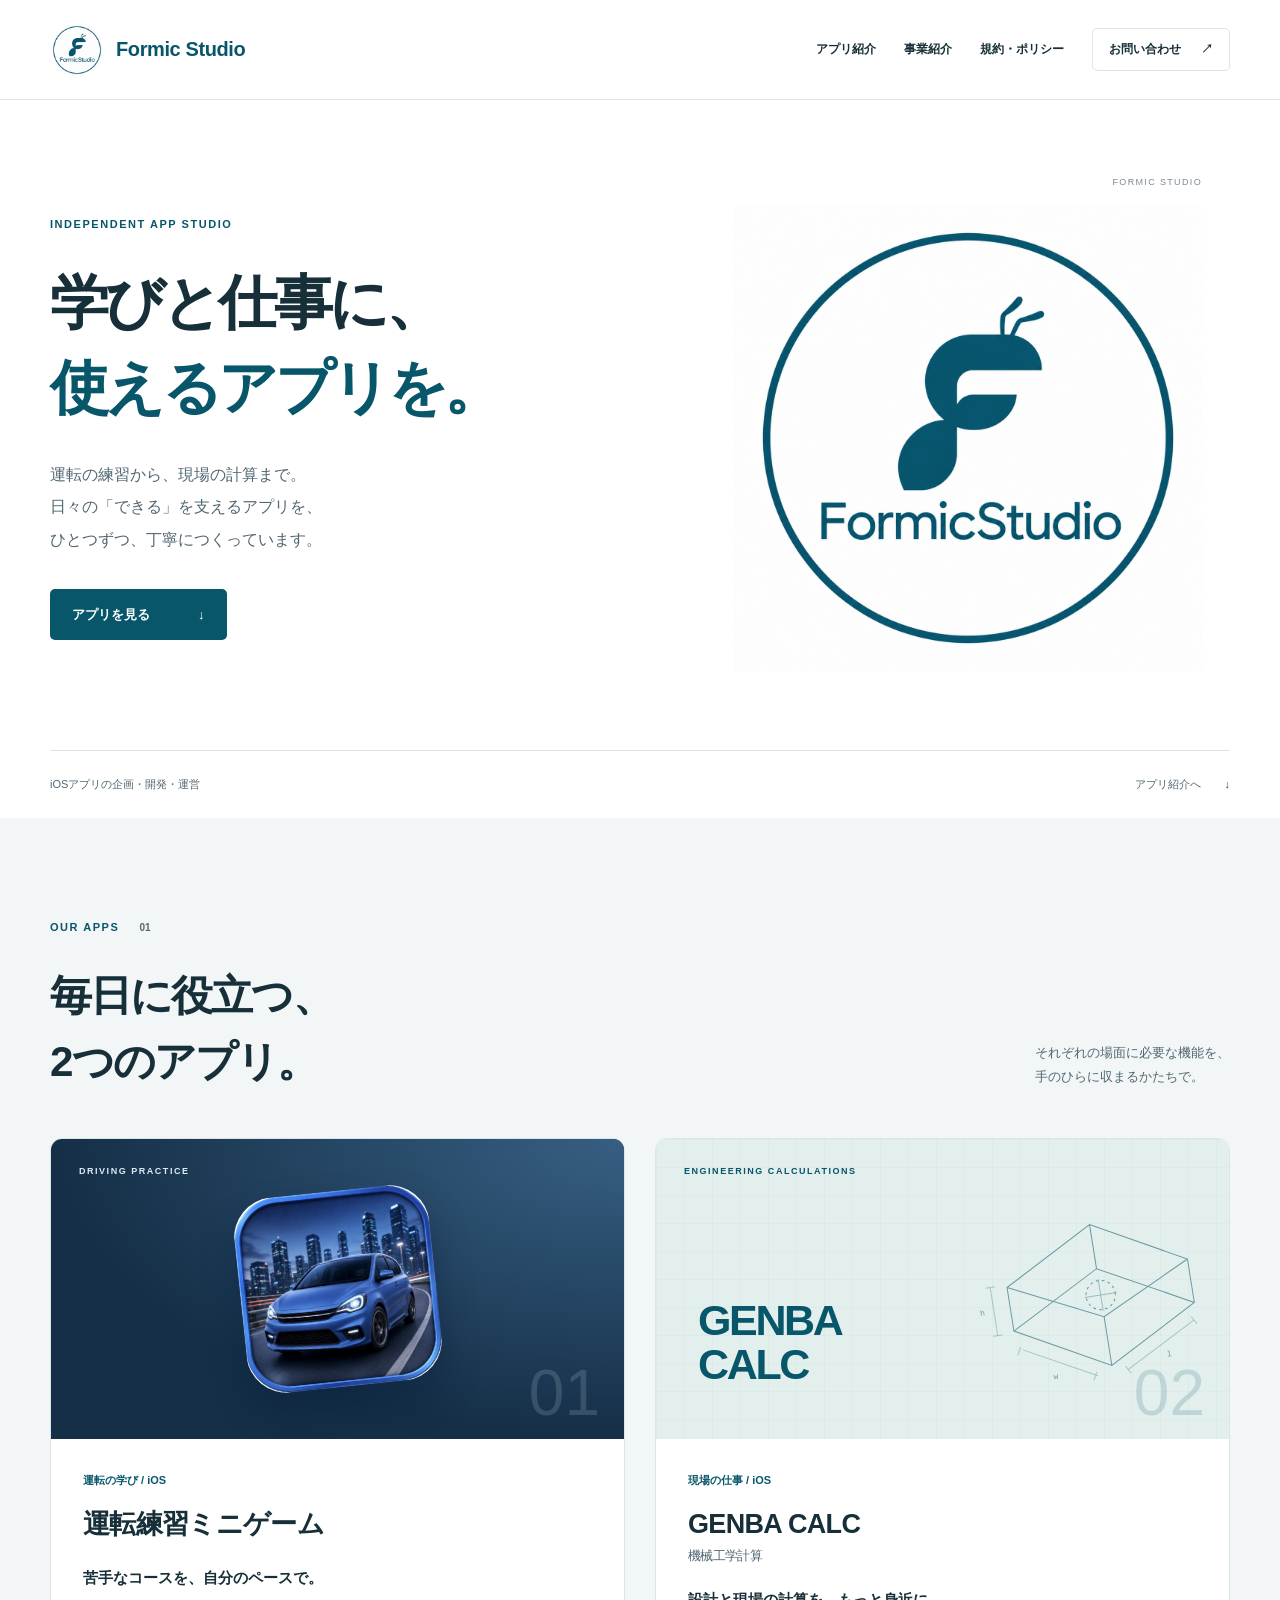
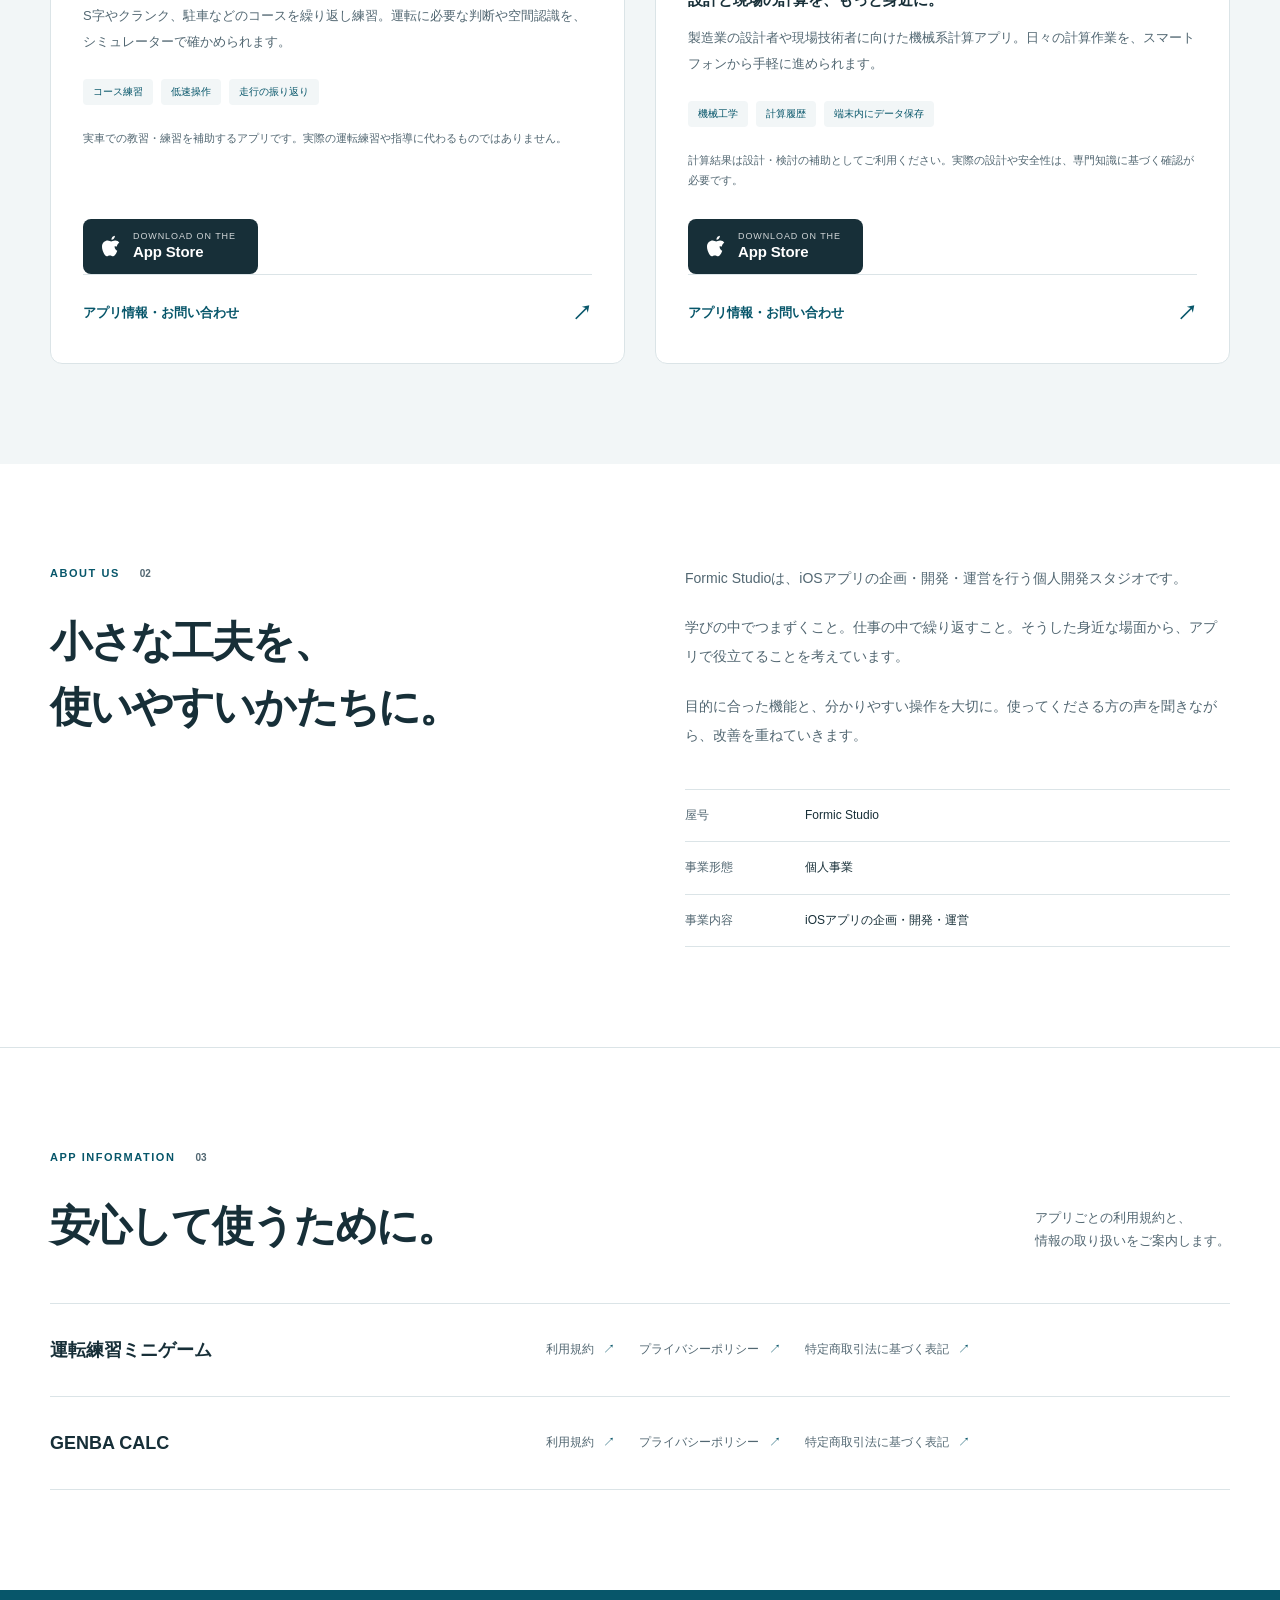
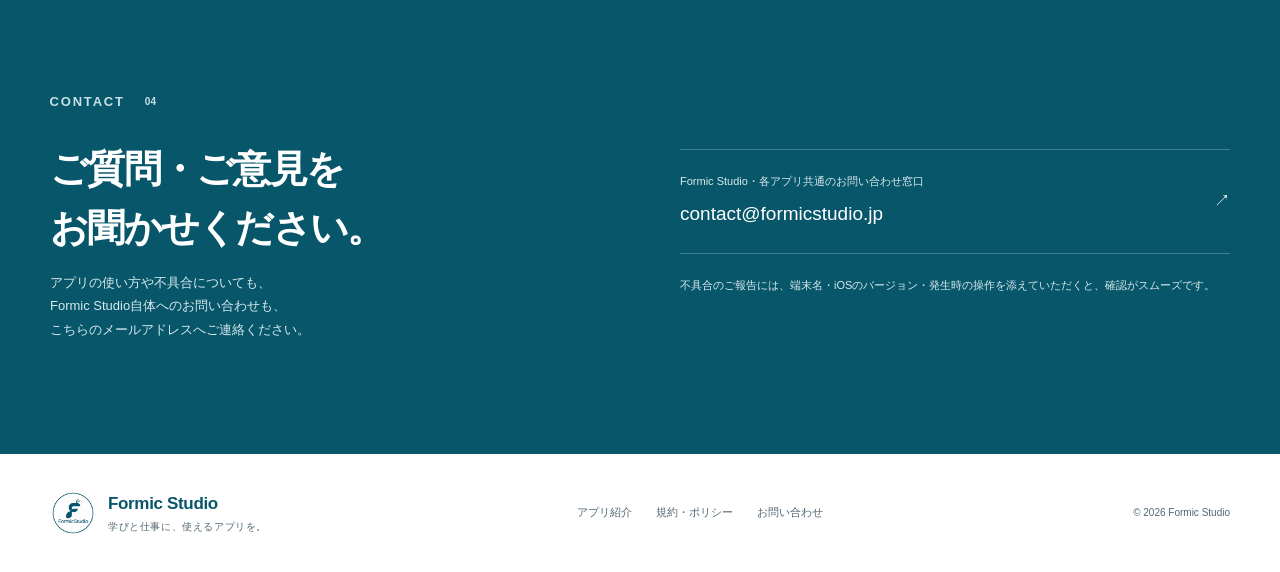
<file: index.html>
<!doctype html>
<html lang="ja">
<head>
  <meta charset="utf-8">
  <meta name="viewport" content="width=device-width, initial-scale=1">
  <meta name="description" content="Formic Studioは、学びと仕事に役立つiOSアプリをつくる個人開発スタジオです。運転練習ミニゲーム、GENBA CALCの紹介・お問い合わせ・利用規約をご案内します。">
  <meta name="theme-color" content="#07566a">
  <meta property="og:type" content="website">
  <meta property="og:title" content="Formic Studio | 学びと仕事に、使えるアプリを。">
  <meta property="og:description" content="運転の練習から、現場の計算まで。日々の「できる」を支えるiOSアプリをつくっています。">
  <meta property="og:url" content="https://formicstudio.jp/">
  <meta property="og:image" content="https://formicstudio.jp/assets/formic-studio-logo.png">
  <title>Formic Studio | 学びと仕事に、使えるアプリを。</title>
  <link rel="icon" type="image/png" href="assets/formic-studio-logo.png">
  <link rel="stylesheet" href="styles.css?v=3">
  <script src="main.js?v=2" defer></script>
</head>
<body class="home">
  <a class="skip-link" href="#main">本文へ移動</a>
  <header class="site-header" data-header>
    <a class="brand" href="index.html" aria-label="Formic Studio ホーム">
      <img class="brand-logo" src="assets/formic-studio-logo.png" alt="" width="64" height="64">
      <span>Formic Studio</span>
    </a>
    <button class="menu-button" type="button" aria-expanded="false" aria-controls="site-nav" data-menu-button>
      <span class="sr-only">メニューを開く</span><span></span><span></span>
    </button>
    <nav id="site-nav" class="site-nav" aria-label="メインナビゲーション" data-nav>
      <a href="#product">アプリ紹介</a>
      <a href="#about">事業紹介</a>
      <a href="#app-documents">規約・ポリシー</a>
      <a class="nav-contact" href="#contact">お問い合わせ <span aria-hidden="true">↗</span></a>
    </nav>
  </header>

  <main id="main">
    <section class="hero container" aria-labelledby="hero-title">
      <div class="hero-copy">
        <p class="eyebrow">INDEPENDENT APP STUDIO</p>
        <h1 id="hero-title">学びと仕事に、<br><span>使えるアプリを。</span></h1>
        <p class="hero-lead">運転の練習から、現場の計算まで。<br>日々の「できる」を支えるアプリを、<br class="desktop-break">ひとつずつ、丁寧につくっています。</p>
        <a class="button button-primary" href="#product">アプリを見る <span aria-hidden="true">↓</span></a>
      </div>
      <figure class="hero-art">
        <span class="art-coordinate" aria-hidden="true">FORMIC STUDIO</span>
        <img src="assets/formic-studio-logo.png" alt="円の中に、触角を持つFのシンボルとFormicStudioの文字を配したロゴ" width="1254" height="1254" fetchpriority="high">
      </figure>
      <div class="hero-bottom"><span>iOSアプリの企画・開発・運営</span><a href="#product">アプリ紹介へ <span aria-hidden="true">↓</span></a></div>
    </section>

    <section id="product" class="apps-section section-pad" aria-labelledby="apps-title">
      <div class="container">
        <div class="section-heading reveal">
          <div><p class="eyebrow">OUR APPS <span>01</span></p><h2 id="apps-title">毎日に役立つ、<br>2つのアプリ。</h2></div>
          <p class="section-intro">それぞれの場面に必要な機能を、<br>手のひらに収まるかたちで。</p>
        </div>
        <div class="apps-grid">
          <article class="app-card reveal">
            <div class="app-visual driving-visual">
              <span class="visual-label">DRIVING PRACTICE</span>
              <img src="assets/app-icon.png" alt="青い車を描いた運転練習ミニゲームのアプリアイコン" width="1024" height="1024" loading="lazy">
              <span class="visual-index" aria-hidden="true">01</span>
            </div>
            <div class="app-card-body">
              <p class="app-category">運転の学び / iOS</p>
              <h3>運転練習ミニゲーム</h3>
              <p class="app-tagline">苦手なコースを、自分のペースで。</p>
              <p class="app-description">S字やクランク、駐車などのコースを繰り返し練習。運転に必要な判断や空間認識を、シミュレーターで確かめられます。</p>
              <ul class="app-tags" aria-label="アプリの特長"><li>コース練習</li><li>低速操作</li><li>走行の振り返り</li></ul>
              <p class="app-notice">実車での教習・練習を補助するアプリです。実際の運転練習や指導に代わるものではありません。</p>
              <div class="app-card-actions">
                <a class="appstore-link" href="https://apps.apple.com/jp/app/%E9%81%8B%E8%BB%A2%E7%B7%B4%E7%BF%92%E3%83%9F%E3%83%8B%E3%82%B2%E3%83%BC%E3%83%A0/id6770028233" target="_blank" rel="noopener">
                  <svg viewBox="0 0 384 512" aria-hidden="true"><path d="M318.7 268.7c-.2-36.7 16.4-64.4 49.5-84.3-18.5-26.9-46.6-41.7-83.7-44.5-35.1-2.8-73.6 20.5-87.7 20.5-14.9 0-49-19.5-75.7-19.5C64.5 141.9 0 184.8 0 272.1c0 25.7 4.7 52.3 14.1 79.7 12.6 36 45.7 122.5 88.8 121.2 22.6-.5 38.6-16.1 68-16.1 28.5 0 43.3 16.6 68 16.6 43.5-.6 74.5-78.7 86.6-114.9-57.9-27.4-56.8-95.2-56.8-98.3zm-62.8-174.4c21.3-25.3 19.4-48.3 18.8-56.6-18.9 1.1-40.8 12.9-53.3 27.4-13.8 15.5-21.9 34.7-20.2 56.2 20.5 1.6 39.2-8.9 54.7-27z"/></svg>
                  <span><small>DOWNLOAD ON THE</small><strong>App Store</strong></span>
                </a>
                <a class="card-link" href="apps/driving-sim/">アプリ情報・お問い合わせ <span aria-hidden="true">↗</span></a>
              </div>
            </div>
          </article>
          <article class="app-card reveal">
            <div class="app-visual calc-visual" aria-hidden="true">
              <span class="visual-label">ENGINEERING CALCULATIONS</span>
              <svg class="engineering-art" viewBox="0 0 420 270" fill="none">
                <g stroke="currentColor" stroke-width="1.5">
                  <path d="M73 165 210 92l137 73-137 74-137-74Z M73 165V99l137-74 137 74v66 M210 92V25 M210 239v-74 M73 99l137 66 137-66" />
                  <path d="M48 95v73m-7-73h14m-14 73h14 M82 195l105 56m-108-61-6 12m113 43-6 12 M233 249l109-58m-112 52 7 12m102-70 7 12" opacity=".5"/>
                  <circle cx="210" cy="132" r="22" stroke-dasharray="4 5"/>
                  <path d="M186 132h48m-24-24v48" opacity=".6"/>
                </g>
                <g fill="currentColor" font-family="monospace" font-size="12"><text x="27" y="135">h</text><text x="121" y="246">w</text><text x="294" y="239">l</text></g>
              </svg>
              <strong class="calc-wordmark">GENBA<span>CALC</span></strong>
              <span class="visual-index">02</span>
            </div>
            <div class="app-card-body">
              <p class="app-category">現場の仕事 / iOS</p>
              <h3>GENBA CALC <span class="app-subtitle">機械工学計算</span></h3>
              <p class="app-tagline">設計と現場の計算を、もっと身近に。</p>
              <p class="app-description">製造業の設計者や現場技術者に向けた機械系計算アプリ。日々の計算作業を、スマートフォンから手軽に進められます。</p>
              <ul class="app-tags" aria-label="アプリの特長"><li>機械工学</li><li>計算履歴</li><li>端末内にデータ保存</li></ul>
              <p class="app-notice">計算結果は設計・検討の補助としてご利用ください。実際の設計や安全性は、専門知識に基づく確認が必要です。</p>
              <div class="app-card-actions">
                <a class="appstore-link" href="https://apps.apple.com/jp/app/genba-calc-%E6%A9%9F%E6%A2%B0%E5%B7%A5%E5%AD%A6%E8%A8%88%E7%AE%97/id6761906378" target="_blank" rel="noopener">
                  <svg viewBox="0 0 384 512" aria-hidden="true"><path d="M318.7 268.7c-.2-36.7 16.4-64.4 49.5-84.3-18.5-26.9-46.6-41.7-83.7-44.5-35.1-2.8-73.6 20.5-87.7 20.5-14.9 0-49-19.5-75.7-19.5C64.5 141.9 0 184.8 0 272.1c0 25.7 4.7 52.3 14.1 79.7 12.6 36 45.7 122.5 88.8 121.2 22.6-.5 38.6-16.1 68-16.1 28.5 0 43.3 16.6 68 16.6 43.5-.6 74.5-78.7 86.6-114.9-57.9-27.4-56.8-95.2-56.8-98.3zm-62.8-174.4c21.3-25.3 19.4-48.3 18.8-56.6-18.9 1.1-40.8 12.9-53.3 27.4-13.8 15.5-21.9 34.7-20.2 56.2 20.5 1.6 39.2-8.9 54.7-27z"/></svg>
                  <span><small>DOWNLOAD ON THE</small><strong>App Store</strong></span>
                </a>
                <a class="card-link" href="apps/genba-calc/">アプリ情報・お問い合わせ <span aria-hidden="true">↗</span></a>
              </div>
            </div>
          </article>
        </div>
      </div>
    </section>

    <section id="about" class="about-section section-pad" aria-labelledby="about-title">
      <div class="container about-grid">
        <div class="reveal"><p class="eyebrow">ABOUT US <span>02</span></p><h2 id="about-title">小さな工夫を、<br>使いやすいかたちに。</h2></div>
        <div class="about-copy reveal">
          <p>Formic Studioは、iOSアプリの企画・開発・運営を行う個人開発スタジオです。</p>
          <p>学びの中でつまずくこと。仕事の中で繰り返すこと。そうした身近な場面から、アプリで役立てることを考えています。</p>
          <p>目的に合った機能と、分かりやすい操作を大切に。使ってくださる方の声を聞きながら、改善を重ねていきます。</p>
          <dl class="studio-data"><div><dt>屋号</dt><dd>Formic Studio</dd></div><div><dt>事業形態</dt><dd>個人事業</dd></div><div><dt>事業内容</dt><dd>iOSアプリの企画・開発・運営</dd></div></dl>
        </div>
      </div>
    </section>

    <section id="app-documents" class="documents-section section-pad" aria-labelledby="documents-title">
      <div class="container">
        <div class="section-heading reveal"><div><p class="eyebrow">APP INFORMATION <span>03</span></p><h2 id="documents-title">安心して使うために。</h2></div><p class="section-intro">アプリごとの利用規約と、<br>情報の取り扱いをご案内します。</p></div>
        <div class="document-directory reveal">
          <div class="directory-row"><h3>運転練習ミニゲーム</h3><nav aria-label="運転練習ミニゲームの規約・ポリシー"><a href="apps/driving-sim/terms/">利用規約 <span aria-hidden="true">↗</span></a><a href="apps/driving-sim/privacy/">プライバシーポリシー <span aria-hidden="true">↗</span></a><a href="apps/driving-sim/commercial/">特定商取引法に基づく表記 <span aria-hidden="true">↗</span></a></nav></div>
          <div class="directory-row"><h3>GENBA CALC</h3><nav aria-label="GENBA CALCの規約・ポリシー"><a href="apps/genba-calc/terms/">利用規約 <span aria-hidden="true">↗</span></a><a href="apps/genba-calc/privacy/">プライバシーポリシー <span aria-hidden="true">↗</span></a><a href="apps/genba-calc/commercial/">特定商取引法に基づく表記 <span aria-hidden="true">↗</span></a></nav></div>
        </div>
      </div>
    </section>

    <section id="contact" class="contact-section section-pad" aria-labelledby="contact-title">
      <div class="container contact-grid">
        <div class="reveal"><p class="eyebrow">CONTACT <span>04</span></p><h2 id="contact-title">ご質問・ご意見を<br>お聞かせください。</h2><p>アプリの使い方や不具合についても、<br>Formic Studio自体へのお問い合わせも、<br>こちらのメールアドレスへご連絡ください。</p></div>
        <div class="contact-options reveal">
          <a href="mailto:contact@formicstudio.jp"><span><small>Formic Studio・各アプリ共通のお問い合わせ窓口</small><strong>contact@formicstudio.jp</strong></span><span aria-hidden="true">↗</span></a>
          <p>不具合のご報告には、端末名・iOSのバージョン・発生時の操作を添えていただくと、確認がスムーズです。</p>
        </div>
      </div>
    </section>
  </main>

  <footer class="site-footer"><div class="container footer-inner">
    <a class="brand footer-brand" href="index.html"><img class="brand-logo" src="assets/formic-studio-logo.png" alt="" width="64" height="64"><span>Formic Studio<small>学びと仕事に、使えるアプリを。</small></span></a>
    <nav aria-label="フッターナビゲーション"><a href="#product">アプリ紹介</a><a href="#app-documents">規約・ポリシー</a><a href="#contact">お問い合わせ</a></nav>
    <p>© <span data-year>2026</span> Formic Studio</p>
  </div></footer>
</body>
</html>
</file>
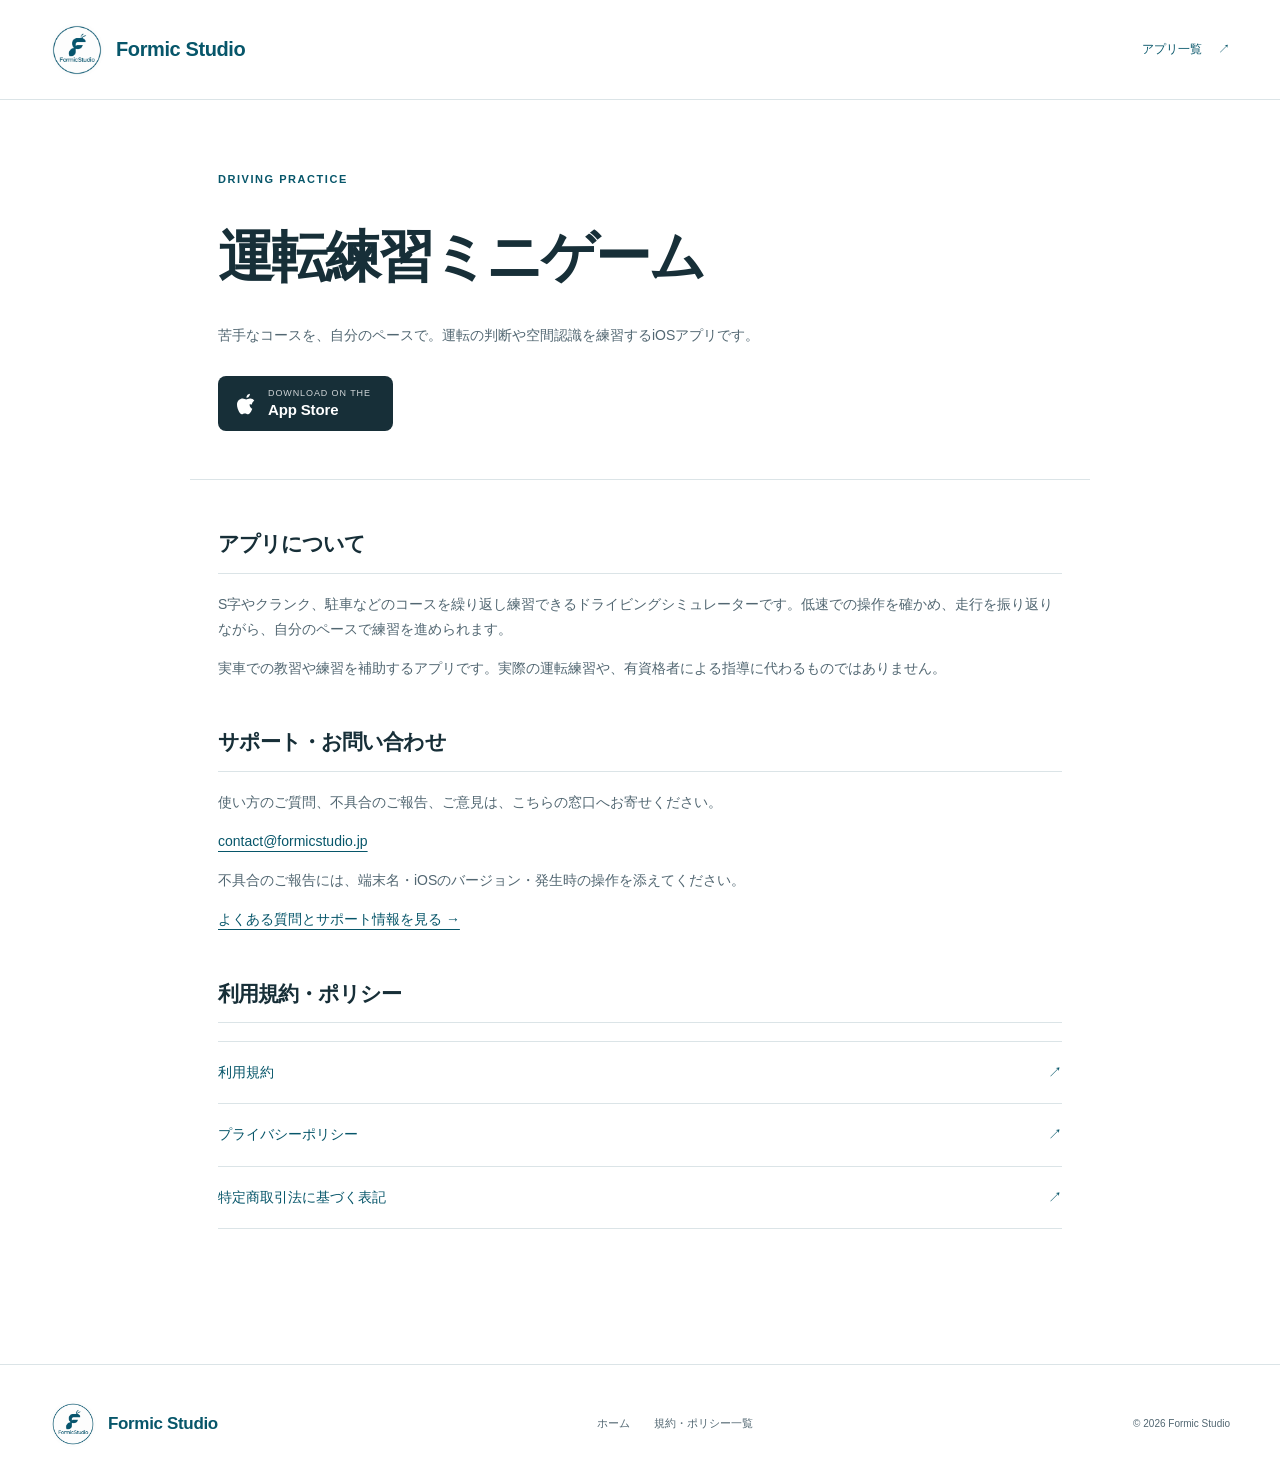
<file: apps/driving-sim/index.html>
<!doctype html>
<html lang="ja">
<head>
  <meta charset="utf-8">
  <meta name="viewport" content="width=device-width, initial-scale=1">
  <meta name="description" content="苦手なコースを、自分のペースで。運転の判断や空間認識を練習するiOSアプリです。">
  <meta name="theme-color" content="#07566a">
  <title>運転練習ミニゲーム | Formic Studio</title>
  <link rel="icon" type="image/png" href="../../assets/formic-studio-logo.png">
  <link rel="stylesheet" href="../../styles.css?v=3">
  <script src="../../main.js?v=2" defer></script>
</head>
<body class="app-page">
  <a class="skip-link" href="#main">本文へ移動</a>
  <header class="site-header" data-header>
    <a class="brand" href="../../index.html"><img class="brand-logo" src="../../assets/formic-studio-logo.png" alt="" width="64" height="64"><span>Formic Studio</span></a>
    <a class="header-back" href="../../index.html#product">アプリ一覧 <span aria-hidden="true">↗</span></a>
  </header>
  <main id="main">
    <header class="page-hero"><p class="eyebrow">DRIVING PRACTICE</p><h1>運転練習ミニゲーム</h1><p>苦手なコースを、自分のペースで。運転の判断や空間認識を練習するiOSアプリです。</p>
      <a class="appstore-link" href="https://apps.apple.com/jp/app/%E9%81%8B%E8%BB%A2%E7%B7%B4%E7%BF%92%E3%83%9F%E3%83%8B%E3%82%B2%E3%83%BC%E3%83%A0/id6770028233" target="_blank" rel="noopener">
        <svg viewBox="0 0 384 512" aria-hidden="true"><path d="M318.7 268.7c-.2-36.7 16.4-64.4 49.5-84.3-18.5-26.9-46.6-41.7-83.7-44.5-35.1-2.8-73.6 20.5-87.7 20.5-14.9 0-49-19.5-75.7-19.5C64.5 141.9 0 184.8 0 272.1c0 25.7 4.7 52.3 14.1 79.7 12.6 36 45.7 122.5 88.8 121.2 22.6-.5 38.6-16.1 68-16.1 28.5 0 43.3 16.6 68 16.6 43.5-.6 74.5-78.7 86.6-114.9-57.9-27.4-56.8-95.2-56.8-98.3zm-62.8-174.4c21.3-25.3 19.4-48.3 18.8-56.6-18.9 1.1-40.8 12.9-53.3 27.4-13.8 15.5-21.9 34.7-20.2 56.2 20.5 1.6 39.2-8.9 54.7-27z"/></svg>
        <span><small>DOWNLOAD ON THE</small><strong>App Store</strong></span>
      </a>
    </header>
    <article class="document">
      <section><h2>アプリについて</h2><p>S字やクランク、駐車などのコースを繰り返し練習できるドライビングシミュレーターです。低速での操作を確かめ、走行を振り返りながら、自分のペースで練習を進められます。</p><p>実車での教習や練習を補助するアプリです。実際の運転練習や、有資格者による指導に代わるものではありません。</p></section>
      <section><h2>サポート・お問い合わせ</h2><p>使い方のご質問、不具合のご報告、ご意見は、こちらの窓口へお寄せください。</p><p><a href="mailto:contact@formicstudio.jp">contact@formicstudio.jp</a></p><p>不具合のご報告には、端末名・iOSのバージョン・発生時の操作を添えてください。</p><p><a href="support/">よくある質問とサポート情報を見る →</a></p></section>
      <section><h2>利用規約・ポリシー</h2><ul class="info-links">
        <li><a href="terms/">利用規約 <span aria-hidden="true">↗</span></a></li>
        <li><a href="privacy/">プライバシーポリシー <span aria-hidden="true">↗</span></a></li>
        <li><a href="commercial/">特定商取引法に基づく表記 <span aria-hidden="true">↗</span></a></li>
      </ul></section>
    </article>
  </main>
  <footer class="site-footer"><div class="container footer-inner"><a class="brand footer-brand" href="../../index.html"><img class="brand-logo" src="../../assets/formic-studio-logo.png" alt="" width="64" height="64"><span>Formic Studio</span></a><nav aria-label="フッターナビゲーション"><a href="../../index.html">ホーム</a><a href="../../index.html#app-documents">規約・ポリシー一覧</a></nav><p>© <span data-year>2026</span> Formic Studio</p></div></footer>
</body>
</html>
</file>
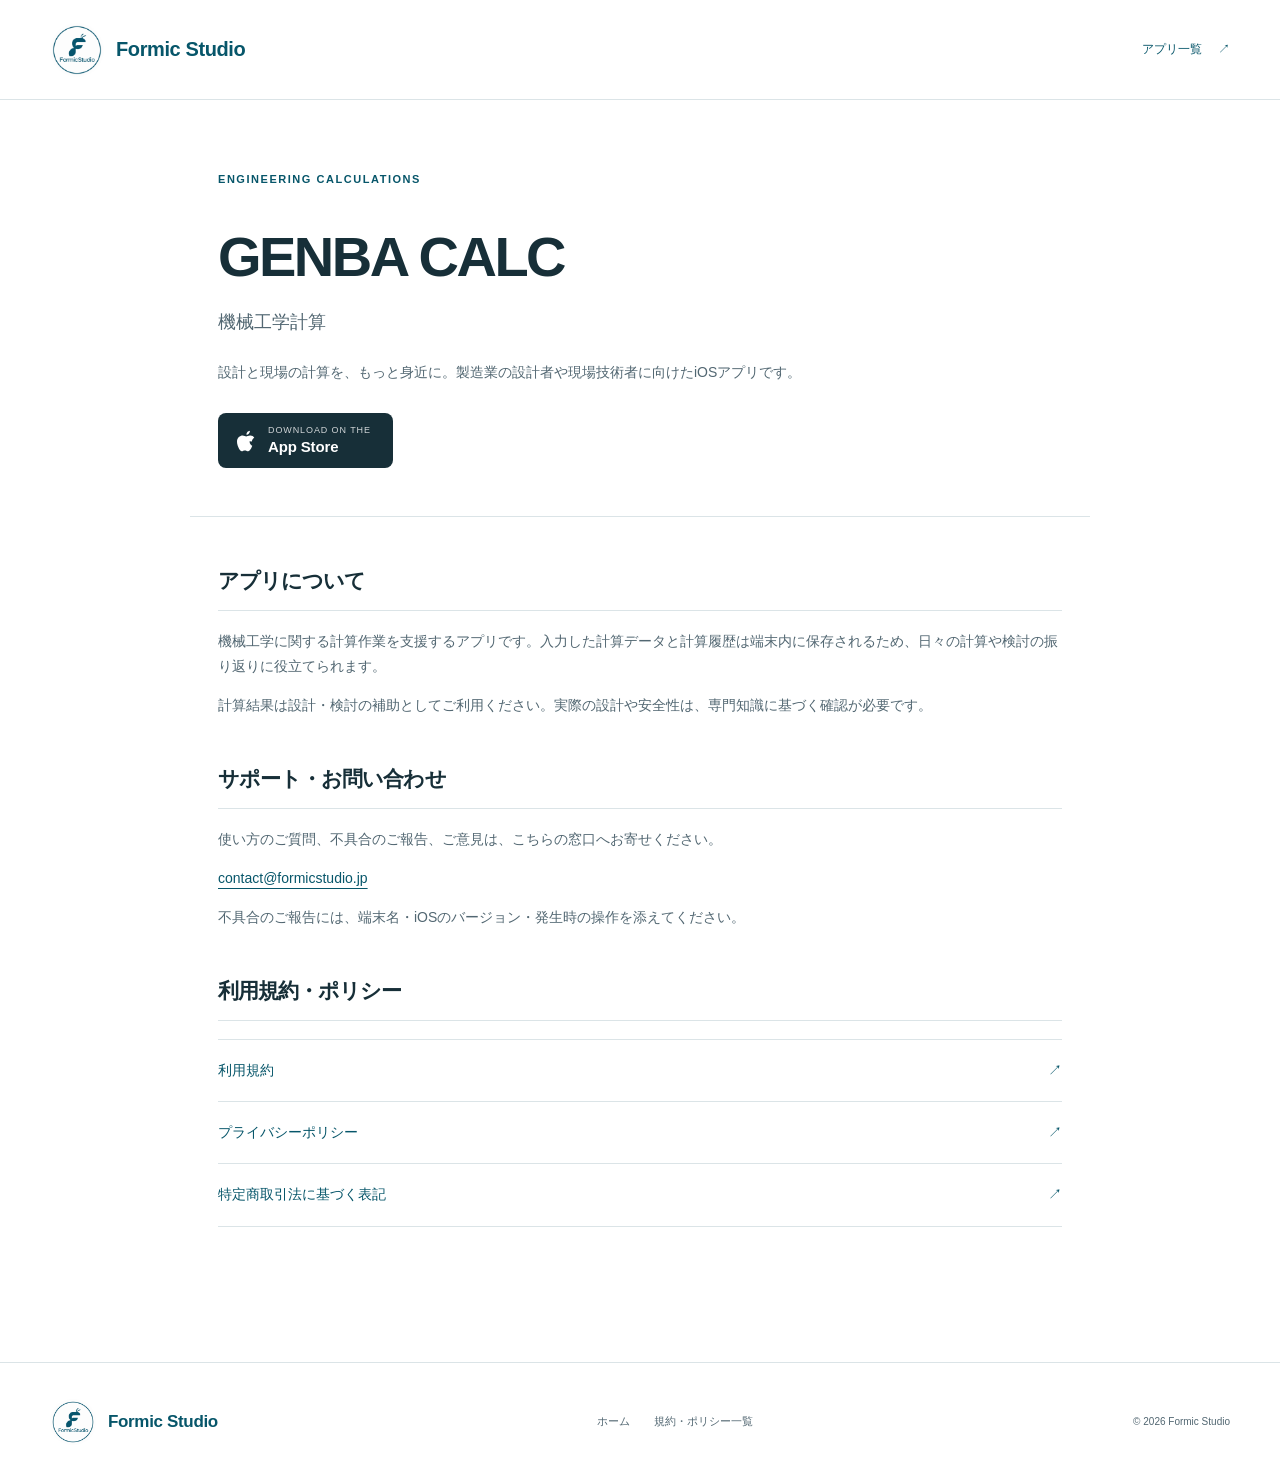
<file: apps/genba-calc/index.html>
<!doctype html>
<html lang="ja">
<head>
  <meta charset="utf-8">
  <meta name="viewport" content="width=device-width, initial-scale=1">
  <meta name="description" content="設計と現場の計算を、もっと身近に。製造業の設計者や現場技術者に向けたiOSアプリです。">
  <meta name="theme-color" content="#07566a">
  <title>GENBA CALC — 機械工学計算 | Formic Studio</title>
  <link rel="icon" type="image/png" href="../../assets/formic-studio-logo.png">
  <link rel="stylesheet" href="../../styles.css?v=3">
  <script src="../../main.js?v=2" defer></script>
</head>
<body class="app-page">
  <a class="skip-link" href="#main">本文へ移動</a>
  <header class="site-header" data-header>
    <a class="brand" href="../../index.html"><img class="brand-logo" src="../../assets/formic-studio-logo.png" alt="" width="64" height="64"><span>Formic Studio</span></a>
    <a class="header-back" href="../../index.html#product">アプリ一覧 <span aria-hidden="true">↗</span></a>
  </header>
  <main id="main">
    <header class="page-hero"><p class="eyebrow">ENGINEERING CALCULATIONS</p><h1>GENBA CALC<br><span class="app-subtitle">機械工学計算</span></h1><p>設計と現場の計算を、もっと身近に。製造業の設計者や現場技術者に向けたiOSアプリです。</p>
      <a class="appstore-link" href="https://apps.apple.com/jp/app/genba-calc-%E6%A9%9F%E6%A2%B0%E5%B7%A5%E5%AD%A6%E8%A8%88%E7%AE%97/id6761906378" target="_blank" rel="noopener">
        <svg viewBox="0 0 384 512" aria-hidden="true"><path d="M318.7 268.7c-.2-36.7 16.4-64.4 49.5-84.3-18.5-26.9-46.6-41.7-83.7-44.5-35.1-2.8-73.6 20.5-87.7 20.5-14.9 0-49-19.5-75.7-19.5C64.5 141.9 0 184.8 0 272.1c0 25.7 4.7 52.3 14.1 79.7 12.6 36 45.7 122.5 88.8 121.2 22.6-.5 38.6-16.1 68-16.1 28.5 0 43.3 16.6 68 16.6 43.5-.6 74.5-78.7 86.6-114.9-57.9-27.4-56.8-95.2-56.8-98.3zm-62.8-174.4c21.3-25.3 19.4-48.3 18.8-56.6-18.9 1.1-40.8 12.9-53.3 27.4-13.8 15.5-21.9 34.7-20.2 56.2 20.5 1.6 39.2-8.9 54.7-27z"/></svg>
        <span><small>DOWNLOAD ON THE</small><strong>App Store</strong></span>
      </a>
    </header>
    <article class="document">
      <section><h2>アプリについて</h2><p>機械工学に関する計算作業を支援するアプリです。入力した計算データと計算履歴は端末内に保存されるため、日々の計算や検討の振り返りに役立てられます。</p><p>計算結果は設計・検討の補助としてご利用ください。実際の設計や安全性は、専門知識に基づく確認が必要です。</p></section>
      <section><h2>サポート・お問い合わせ</h2><p>使い方のご質問、不具合のご報告、ご意見は、こちらの窓口へお寄せください。</p><p><a href="mailto:contact@formicstudio.jp">contact@formicstudio.jp</a></p><p>不具合のご報告には、端末名・iOSのバージョン・発生時の操作を添えてください。</p></section>
      <section><h2>利用規約・ポリシー</h2><ul class="info-links">
        <li><a href="terms/">利用規約 <span aria-hidden="true">↗</span></a></li>
        <li><a href="privacy/">プライバシーポリシー <span aria-hidden="true">↗</span></a></li>
        <li><a href="commercial/">特定商取引法に基づく表記 <span aria-hidden="true">↗</span></a></li>
      </ul></section>
    </article>
  </main>
  <footer class="site-footer"><div class="container footer-inner"><a class="brand footer-brand" href="../../index.html"><img class="brand-logo" src="../../assets/formic-studio-logo.png" alt="" width="64" height="64"><span>Formic Studio</span></a><nav aria-label="フッターナビゲーション"><a href="../../index.html">ホーム</a><a href="../../index.html#app-documents">規約・ポリシー一覧</a></nav><p>© <span data-year>2026</span> Formic Studio</p></div></footer>
</body>
</html>
</file>
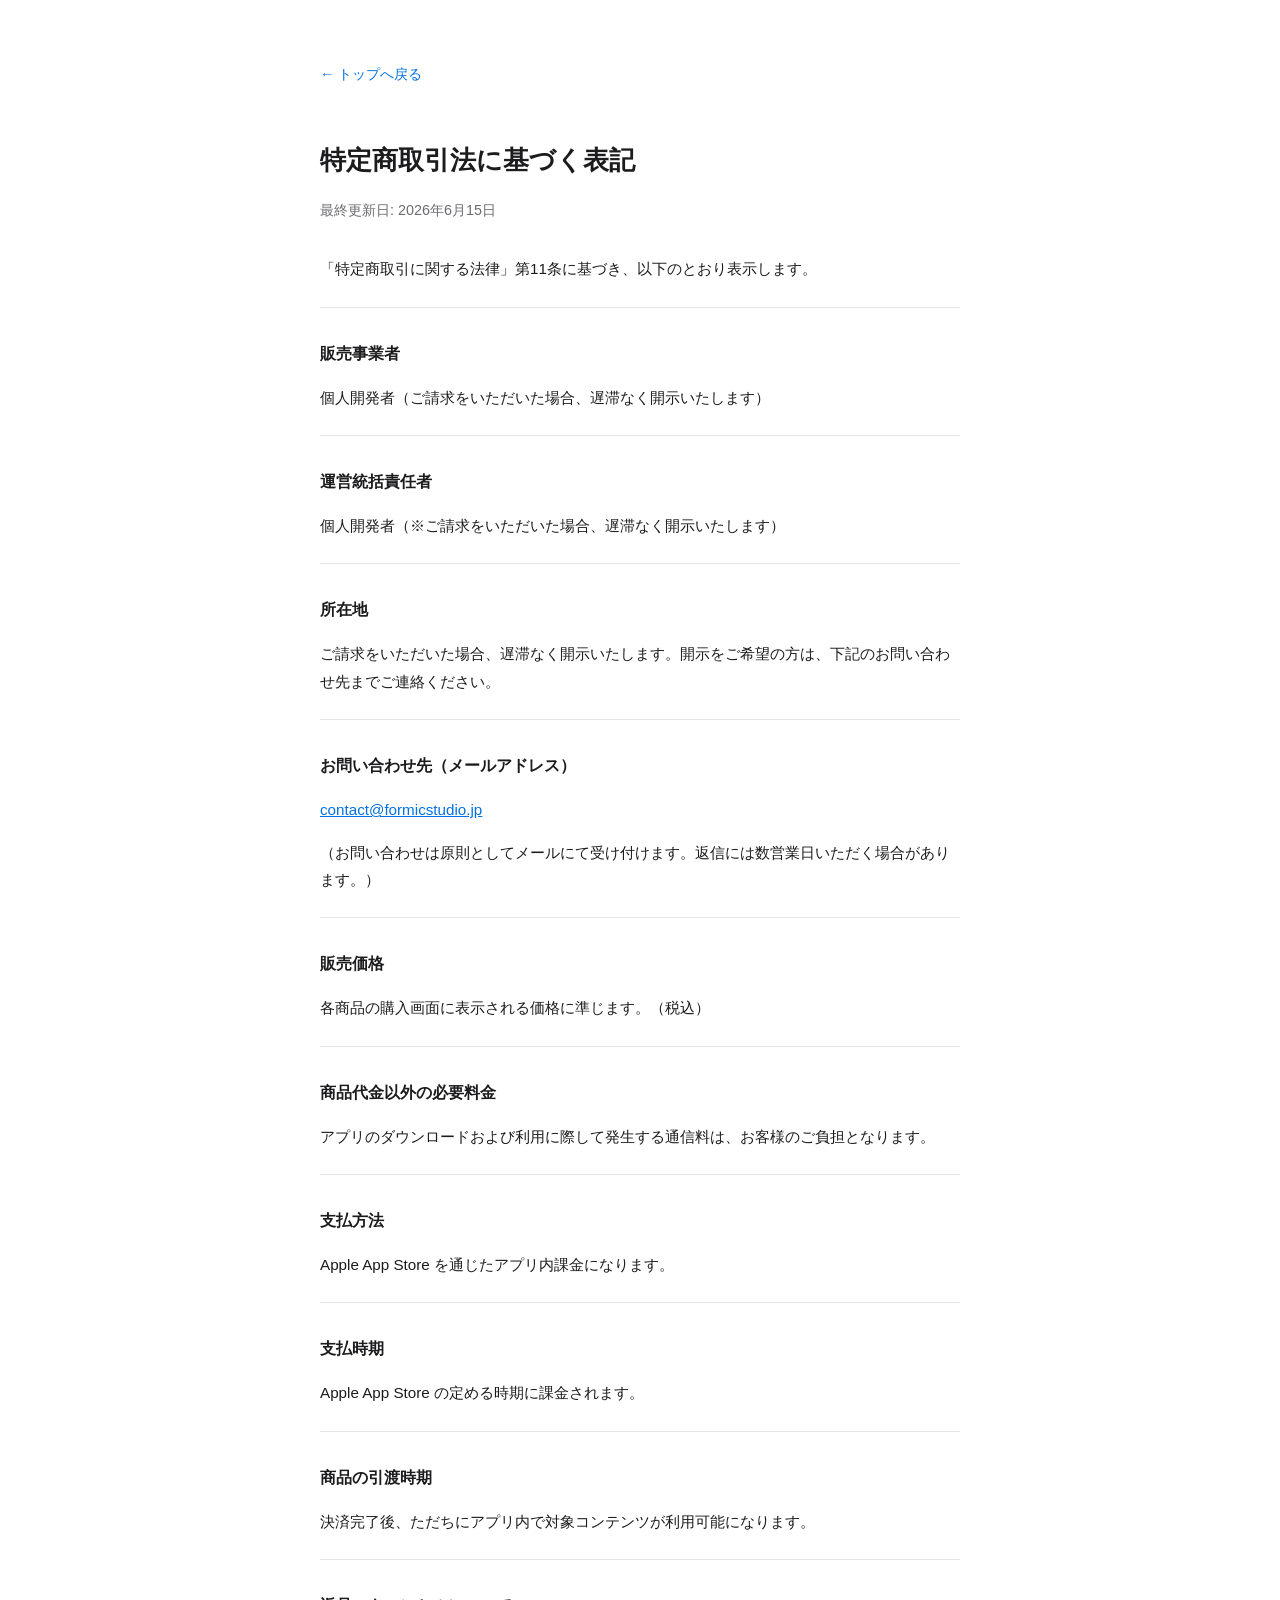
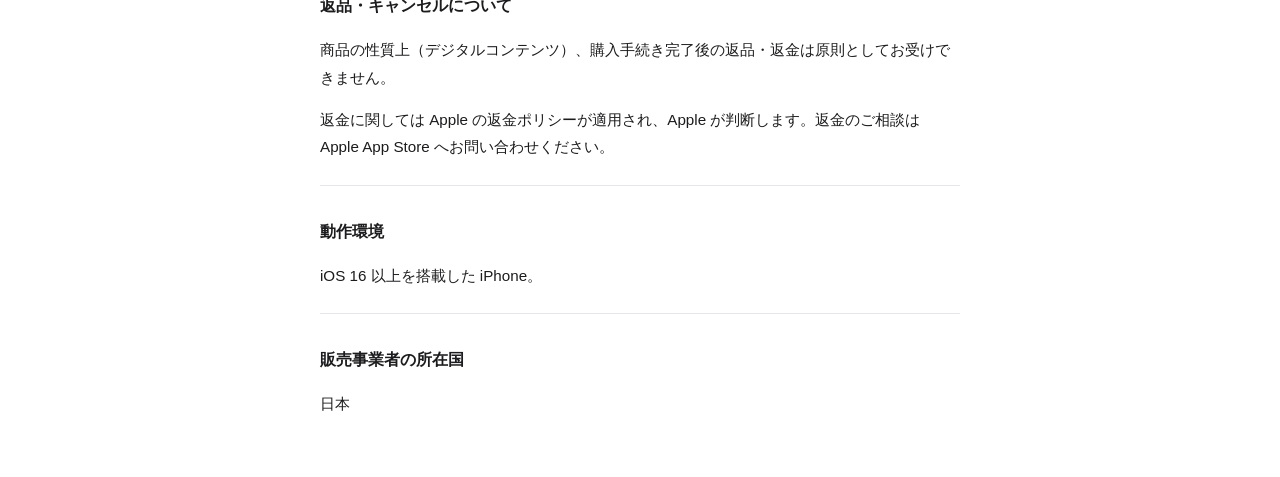
<file: apps/driving-sim/commercial/index.html>
<!DOCTYPE html>
<html lang="ja">
<head>
  <meta charset="UTF-8">
  <meta name="viewport" content="width=device-width, initial-scale=1.0">
  <title>特定商取引法に基づく表記 - 運転練習ミニゲーム</title>
  <style>
    body { font-family: -apple-system, BlinkMacSystemFont, "Helvetica Neue", sans-serif; max-width: 640px; margin: 60px auto; padding: 0 24px; color: #1c1c1e; line-height: 1.8; }
    h1 { font-size: 1.6rem; margin-bottom: 4px; }
    .updated { color: #6c6c70; font-size: 0.9rem; margin-bottom: 32px; }
    h2 { font-size: 1rem; margin-top: 32px; margin-bottom: 8px; }
    p, li { font-size: 0.95rem; }
    ul { padding-left: 20px; list-style: none; }
    hr { border: none; border-top: 1px solid #e5e5ea; margin: 24px 0; }
    a { color: #0071e3; }
    .back { display: inline-block; margin-bottom: 32px; font-size: 0.9rem; color: #0071e3; text-decoration: none; }
    .back:hover { text-decoration: underline; }
  </style>
</head>
<body>
  <a class="back" href="../">← トップへ戻る</a>
  <h1>特定商取引法に基づく表記</h1>
  <p class="updated">最終更新日: 2026年6月15日</p>

  <p>「特定商取引に関する法律」第11条に基づき、以下のとおり表示します。</p>

  <hr>

  <h2>販売事業者</h2>
  <p>個人開発者（ご請求をいただいた場合、遅滞なく開示いたします）</p>

  <hr>

  <h2>運営統括責任者</h2>
  <p>個人開発者（※ご請求をいただいた場合、遅滞なく開示いたします）</p>

  <hr>

  <h2>所在地</h2>
  <p>ご請求をいただいた場合、遅滞なく開示いたします。開示をご希望の方は、下記のお問い合わせ先までご連絡ください。</p>

  <hr>

  <h2>お問い合わせ先（メールアドレス）</h2>
  <p><a href="mailto:contact@formicstudio.jp">contact@formicstudio.jp</a></p>
  <p>（お問い合わせは原則としてメールにて受け付けます。返信には数営業日いただく場合があります。）</p>

  <hr>

  <h2>販売価格</h2>
  <p>各商品の購入画面に表示される価格に準じます。（税込）</p>

  <hr>

  <h2>商品代金以外の必要料金</h2>
  <p>アプリのダウンロードおよび利用に際して発生する通信料は、お客様のご負担となります。</p>

  <hr>

  <h2>支払方法</h2>
  <p>Apple App Store を通じたアプリ内課金になります。</p>

  <hr>

  <h2>支払時期</h2>
  <p>Apple App Store の定める時期に課金されます。</p>

  <hr>

  <h2>商品の引渡時期</h2>
  <p>決済完了後、ただちにアプリ内で対象コンテンツが利用可能になります。</p>

  <hr>

  <h2>返品・キャンセルについて</h2>
  <p>商品の性質上（デジタルコンテンツ）、購入手続き完了後の返品・返金は原則としてお受けできません。</p>
  <p>返金に関しては Apple の返金ポリシーが適用され、Apple が判断します。返金のご相談は Apple App Store へお問い合わせください。</p>

  <hr>

  <h2>動作環境</h2>
  <p>iOS 16 以上を搭載した iPhone。</p>

  <hr>

  <h2>販売事業者の所在国</h2>
  <p>日本</p>
</body>
</html>
</file>
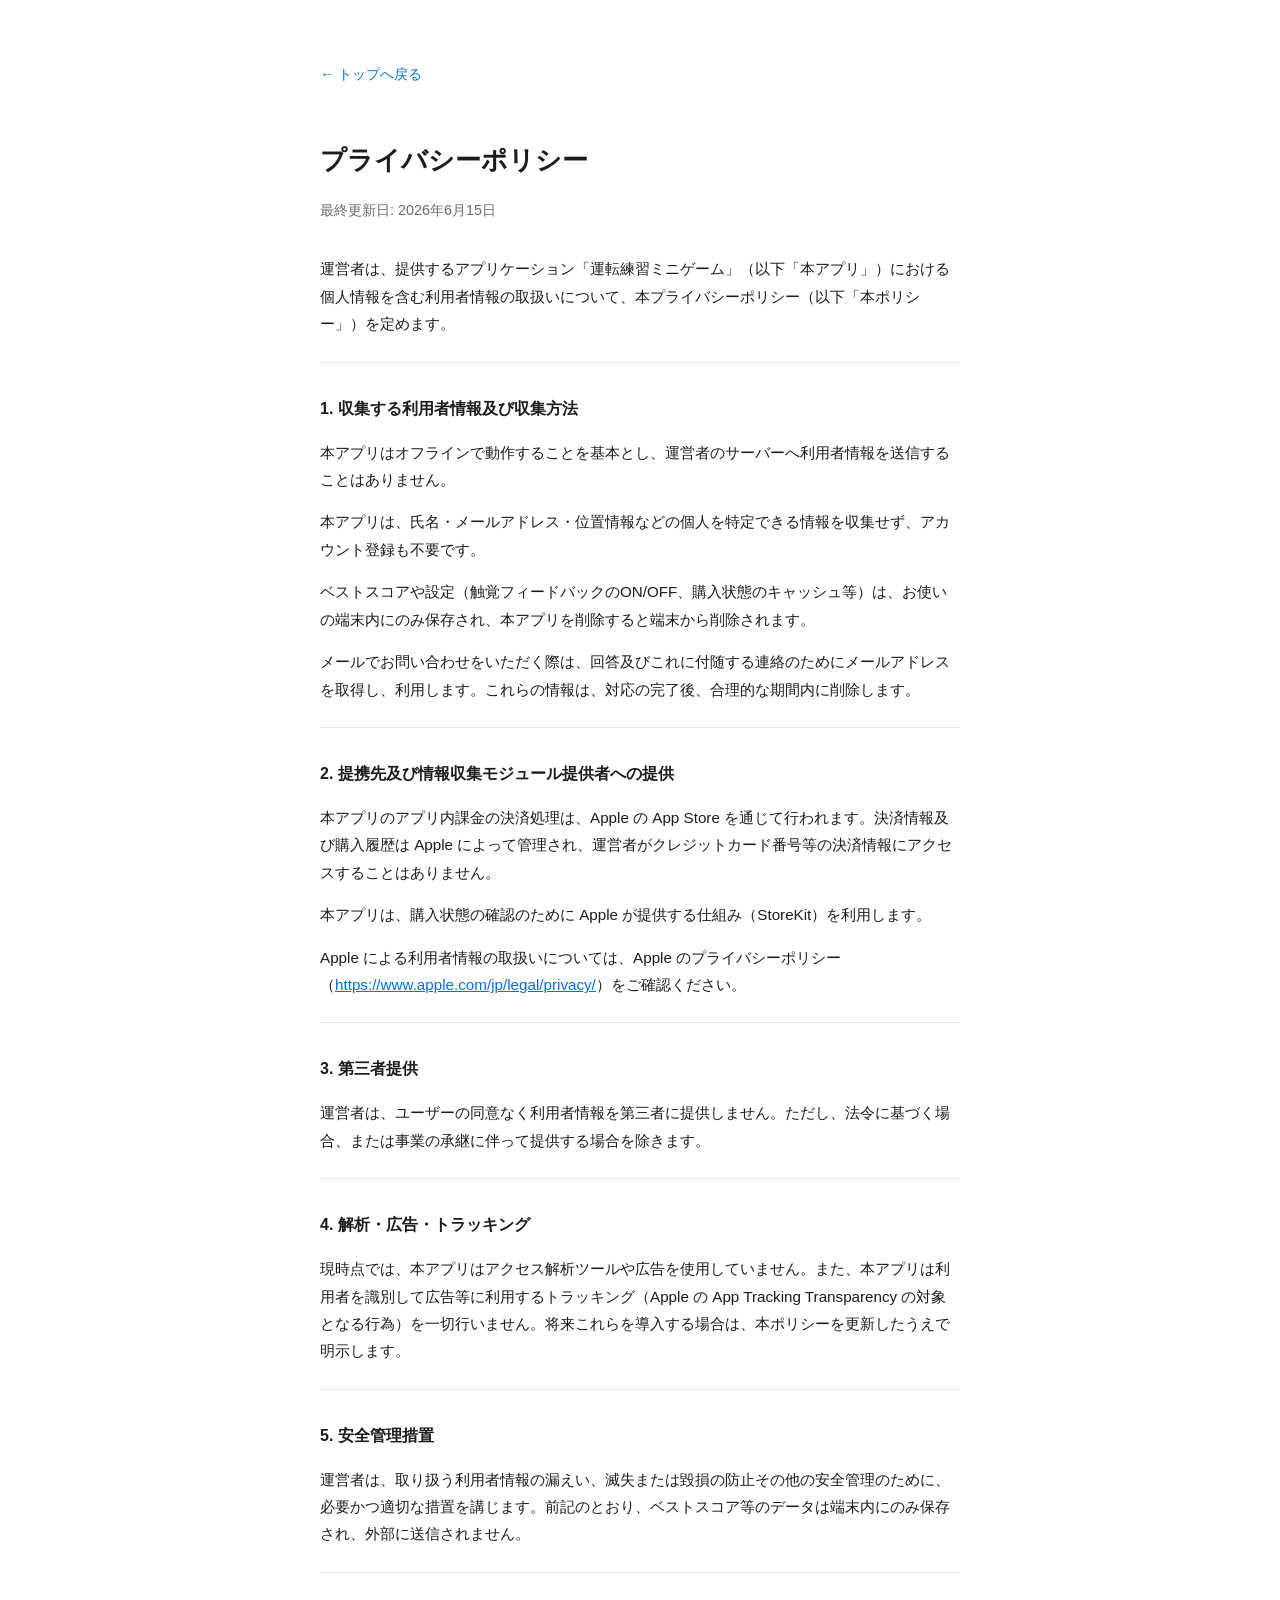
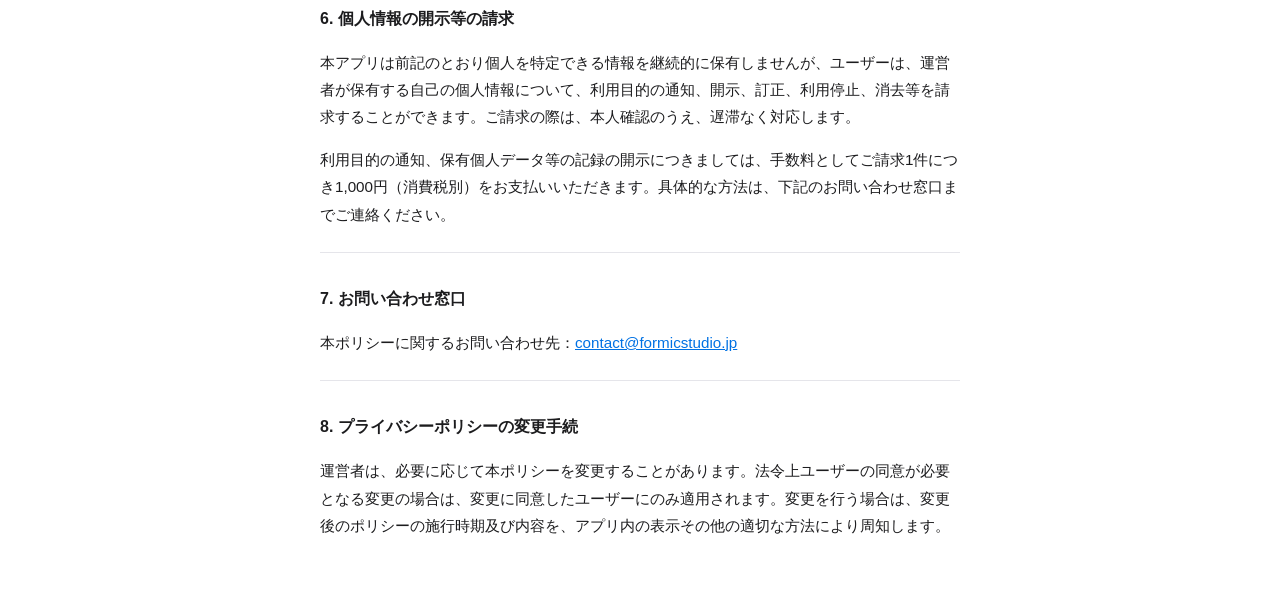
<file: apps/driving-sim/privacy/index.html>
<!DOCTYPE html>
<html lang="ja">
<head>
  <meta charset="UTF-8">
  <meta name="viewport" content="width=device-width, initial-scale=1.0">
  <title>プライバシーポリシー - 運転練習ミニゲーム</title>
  <style>
    body { font-family: -apple-system, BlinkMacSystemFont, "Helvetica Neue", sans-serif; max-width: 640px; margin: 60px auto; padding: 0 24px; color: #1c1c1e; line-height: 1.8; }
    h1 { font-size: 1.6rem; margin-bottom: 4px; }
    .updated { color: #6c6c70; font-size: 0.9rem; margin-bottom: 32px; }
    h2 { font-size: 1rem; margin-top: 32px; margin-bottom: 8px; }
    p, li { font-size: 0.95rem; }
    ul { padding-left: 20px; }
    hr { border: none; border-top: 1px solid #e5e5ea; margin: 24px 0; }
    a { color: #0071e3; }
    .back { display: inline-block; margin-bottom: 32px; font-size: 0.9rem; color: #0071e3; text-decoration: none; }
    .back:hover { text-decoration: underline; }
  </style>
</head>
<body>
  <a class="back" href="../">← トップへ戻る</a>
  <h1>プライバシーポリシー</h1>
  <p class="updated">最終更新日: 2026年6月15日</p>

  <p>運営者は、提供するアプリケーション「運転練習ミニゲーム」（以下「本アプリ」）における個人情報を含む利用者情報の取扱いについて、本プライバシーポリシー（以下「本ポリシー」）を定めます。</p>

  <hr>

  <h2>1. 収集する利用者情報及び収集方法</h2>
  <p>本アプリはオフラインで動作することを基本とし、運営者のサーバーへ利用者情報を送信することはありません。</p>
  <p>本アプリは、氏名・メールアドレス・位置情報などの個人を特定できる情報を収集せず、アカウント登録も不要です。</p>
  <p>ベストスコアや設定（触覚フィードバックのON/OFF、購入状態のキャッシュ等）は、お使いの端末内にのみ保存され、本アプリを削除すると端末から削除されます。</p>
  <p>メールでお問い合わせをいただく際は、回答及びこれに付随する連絡のためにメールアドレスを取得し、利用します。これらの情報は、対応の完了後、合理的な期間内に削除します。</p>

  <hr>

  <h2>2. 提携先及び情報収集モジュール提供者への提供</h2>
  <p>本アプリのアプリ内課金の決済処理は、Apple の App Store を通じて行われます。決済情報及び購入履歴は Apple によって管理され、運営者がクレジットカード番号等の決済情報にアクセスすることはありません。</p>
  <p>本アプリは、購入状態の確認のために Apple が提供する仕組み（StoreKit）を利用します。</p>
  <p>Apple による利用者情報の取扱いについては、Apple のプライバシーポリシー（<a href="https://www.apple.com/jp/legal/privacy/">https://www.apple.com/jp/legal/privacy/</a>）をご確認ください。</p>

  <hr>

  <h2>3. 第三者提供</h2>
  <p>運営者は、ユーザーの同意なく利用者情報を第三者に提供しません。ただし、法令に基づく場合、または事業の承継に伴って提供する場合を除きます。</p>

  <hr>

  <h2>4. 解析・広告・トラッキング</h2>
  <p>現時点では、本アプリはアクセス解析ツールや広告を使用していません。また、本アプリは利用者を識別して広告等に利用するトラッキング（Apple の App Tracking Transparency の対象となる行為）を一切行いません。将来これらを導入する場合は、本ポリシーを更新したうえで明示します。</p>

  <hr>

  <h2>5. 安全管理措置</h2>
  <p>運営者は、取り扱う利用者情報の漏えい、滅失または毀損の防止その他の安全管理のために、必要かつ適切な措置を講じます。前記のとおり、ベストスコア等のデータは端末内にのみ保存され、外部に送信されません。</p>

  <hr>

  <h2>6. 個人情報の開示等の請求</h2>
  <p>本アプリは前記のとおり個人を特定できる情報を継続的に保有しませんが、ユーザーは、運営者が保有する自己の個人情報について、利用目的の通知、開示、訂正、利用停止、消去等を請求することができます。ご請求の際は、本人確認のうえ、遅滞なく対応します。</p>
  <p>利用目的の通知、保有個人データ等の記録の開示につきましては、手数料としてご請求1件につき1,000円（消費税別）をお支払いいただきます。具体的な方法は、下記のお問い合わせ窓口までご連絡ください。</p>

  <hr>

  <h2>7. お問い合わせ窓口</h2>
  <p>本ポリシーに関するお問い合わせ先：<a href="mailto:contact@formicstudio.jp">contact@formicstudio.jp</a></p>

  <hr>

  <h2>8. プライバシーポリシーの変更手続</h2>
  <p>運営者は、必要に応じて本ポリシーを変更することがあります。法令上ユーザーの同意が必要となる変更の場合は、変更に同意したユーザーにのみ適用されます。変更を行う場合は、変更後のポリシーの施行時期及び内容を、アプリ内の表示その他の適切な方法により周知します。</p>
</body>
</html>
</file>
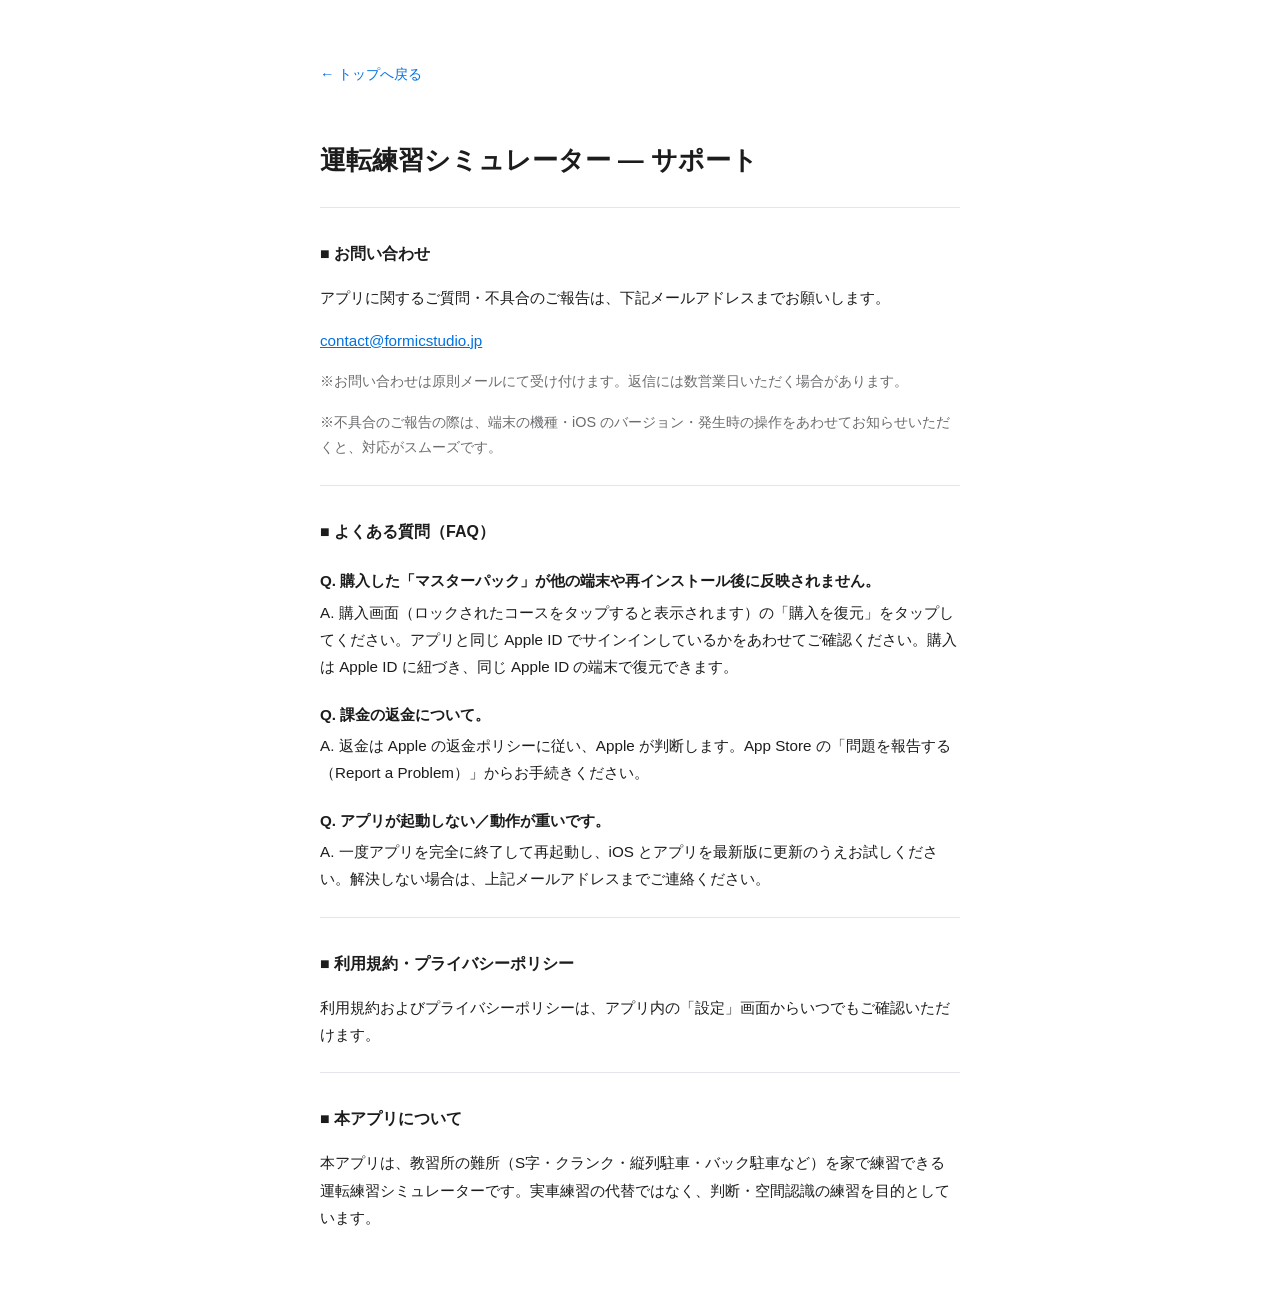
<file: apps/driving-sim/support/index.html>
<!DOCTYPE html>
<html lang="ja">
<head>
  <meta charset="UTF-8">
  <meta name="viewport" content="width=device-width, initial-scale=1.0">
  <title>サポート - 運転練習シミュレーター</title>
  <style>
    body { font-family: -apple-system, BlinkMacSystemFont, "Helvetica Neue", sans-serif; max-width: 640px; margin: 60px auto; padding: 0 24px; color: #1c1c1e; line-height: 1.8; }
    h1 { font-size: 1.6rem; margin-bottom: 4px; }
    h2 { font-size: 1rem; margin-top: 32px; margin-bottom: 8px; }
    p, li { font-size: 0.95rem; }
    .faq-q { font-weight: 600; margin-top: 20px; margin-bottom: 4px; }
    .faq-a { color: #1c1c1e; margin-top: 0; }
    hr { border: none; border-top: 1px solid #e5e5ea; margin: 24px 0; }
    a { color: #0071e3; }
    .note { color: #6c6c70; font-size: 0.9rem; }
    .back { display: inline-block; margin-bottom: 32px; font-size: 0.9rem; color: #0071e3; text-decoration: none; }
    .back:hover { text-decoration: underline; }
  </style>
</head>
<body>
  <a class="back" href="../">← トップへ戻る</a>
  <h1>運転練習シミュレーター — サポート</h1>

  <hr>

  <h2>■ お問い合わせ</h2>
  <p>アプリに関するご質問・不具合のご報告は、下記メールアドレスまでお願いします。</p>
  <p><a href="mailto:contact@formicstudio.jp">contact@formicstudio.jp</a></p>
  <p class="note">※お問い合わせは原則メールにて受け付けます。返信には数営業日いただく場合があります。</p>
  <p class="note">※不具合のご報告の際は、端末の機種・iOS のバージョン・発生時の操作をあわせてお知らせいただくと、対応がスムーズです。</p>

  <hr>

  <h2>■ よくある質問（FAQ）</h2>

  <p class="faq-q">Q. 購入した「マスターパック」が他の端末や再インストール後に反映されません。</p>
  <p class="faq-a">A. 購入画面（ロックされたコースをタップすると表示されます）の「購入を復元」をタップしてください。アプリと同じ Apple ID でサインインしているかをあわせてご確認ください。購入は Apple ID に紐づき、同じ Apple ID の端末で復元できます。</p>

  <p class="faq-q">Q. 課金の返金について。</p>
  <p class="faq-a">A. 返金は Apple の返金ポリシーに従い、Apple が判断します。App Store の「問題を報告する（Report a Problem）」からお手続きください。</p>

  <p class="faq-q">Q. アプリが起動しない／動作が重いです。</p>
  <p class="faq-a">A. 一度アプリを完全に終了して再起動し、iOS とアプリを最新版に更新のうえお試しください。解決しない場合は、上記メールアドレスまでご連絡ください。</p>

  <hr>

  <h2>■ 利用規約・プライバシーポリシー</h2>
  <p>利用規約およびプライバシーポリシーは、アプリ内の「設定」画面からいつでもご確認いただけます。</p>

  <hr>

  <h2>■ 本アプリについて</h2>
  <p>本アプリは、教習所の難所（S字・クランク・縦列駐車・バック駐車など）を家で練習できる運転練習シミュレーターです。実車練習の代替ではなく、判断・空間認識の練習を目的としています。</p>
</body>
</html>
</file>
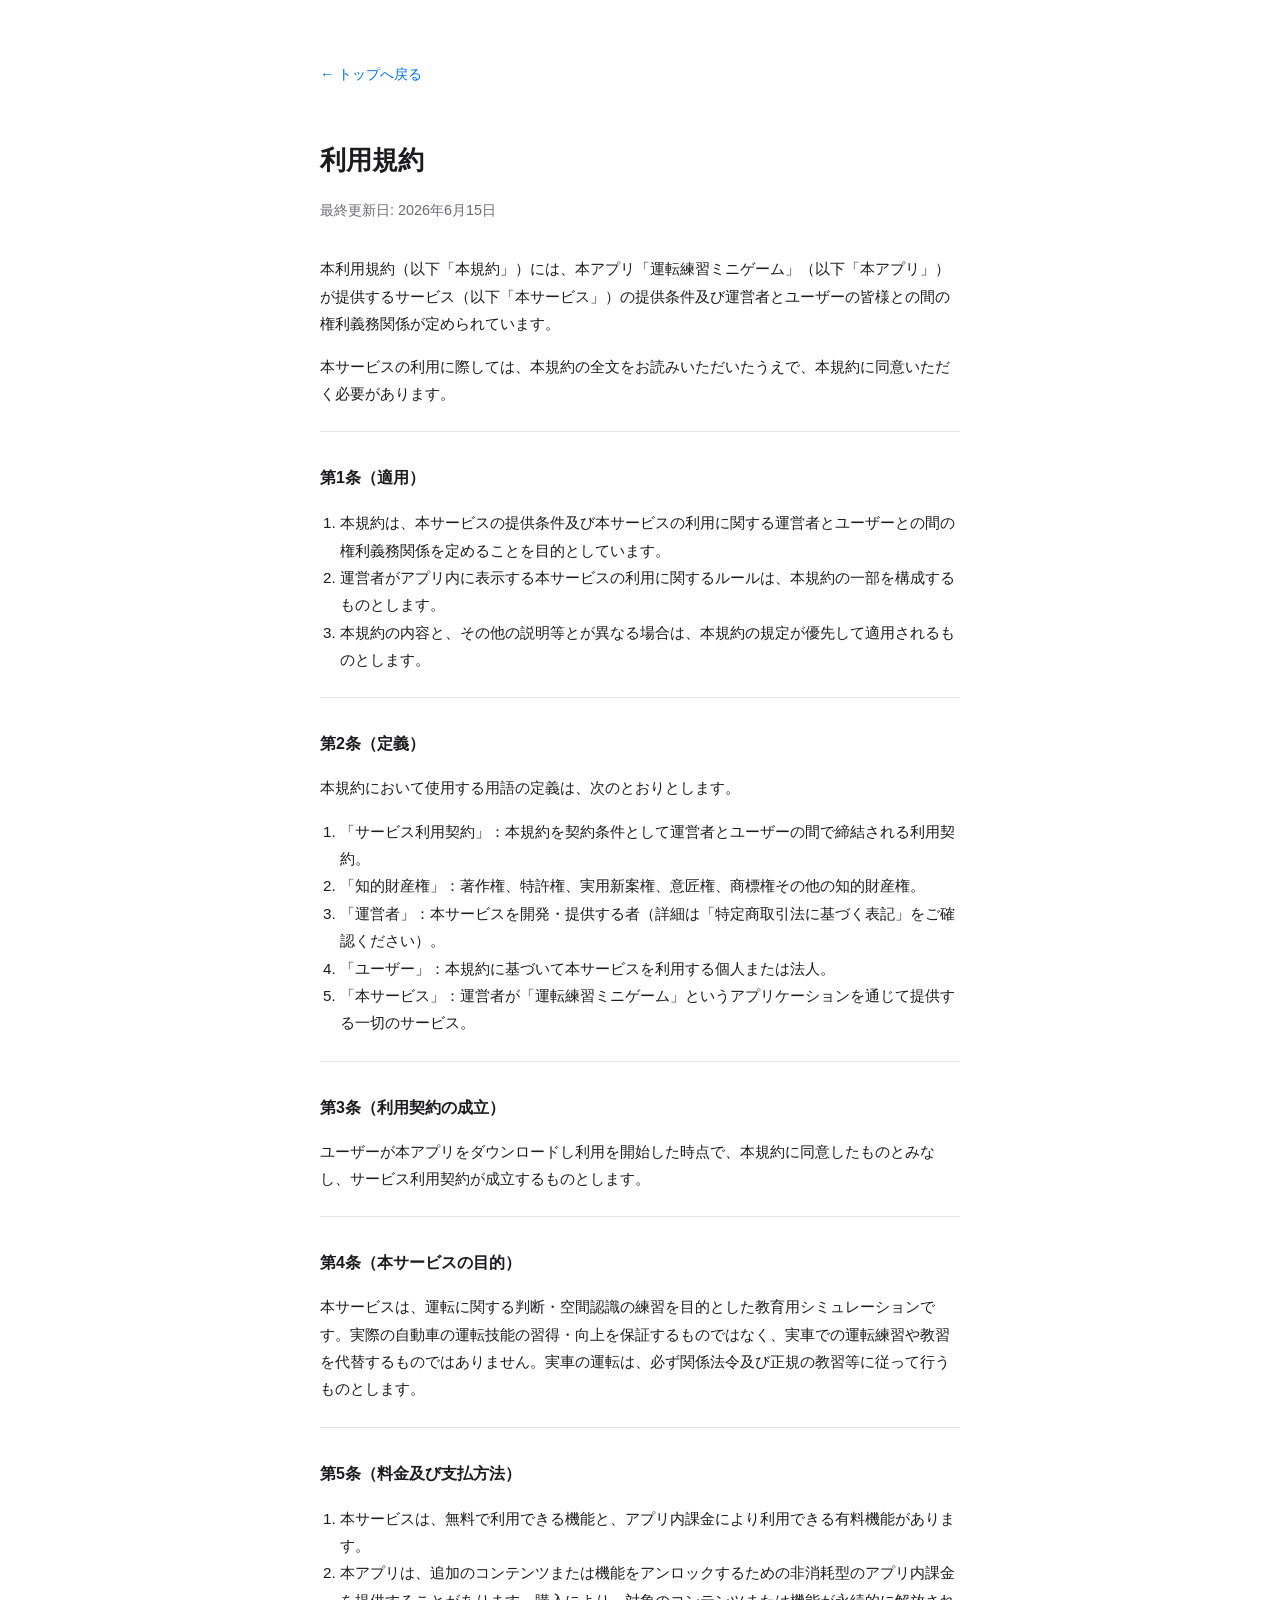
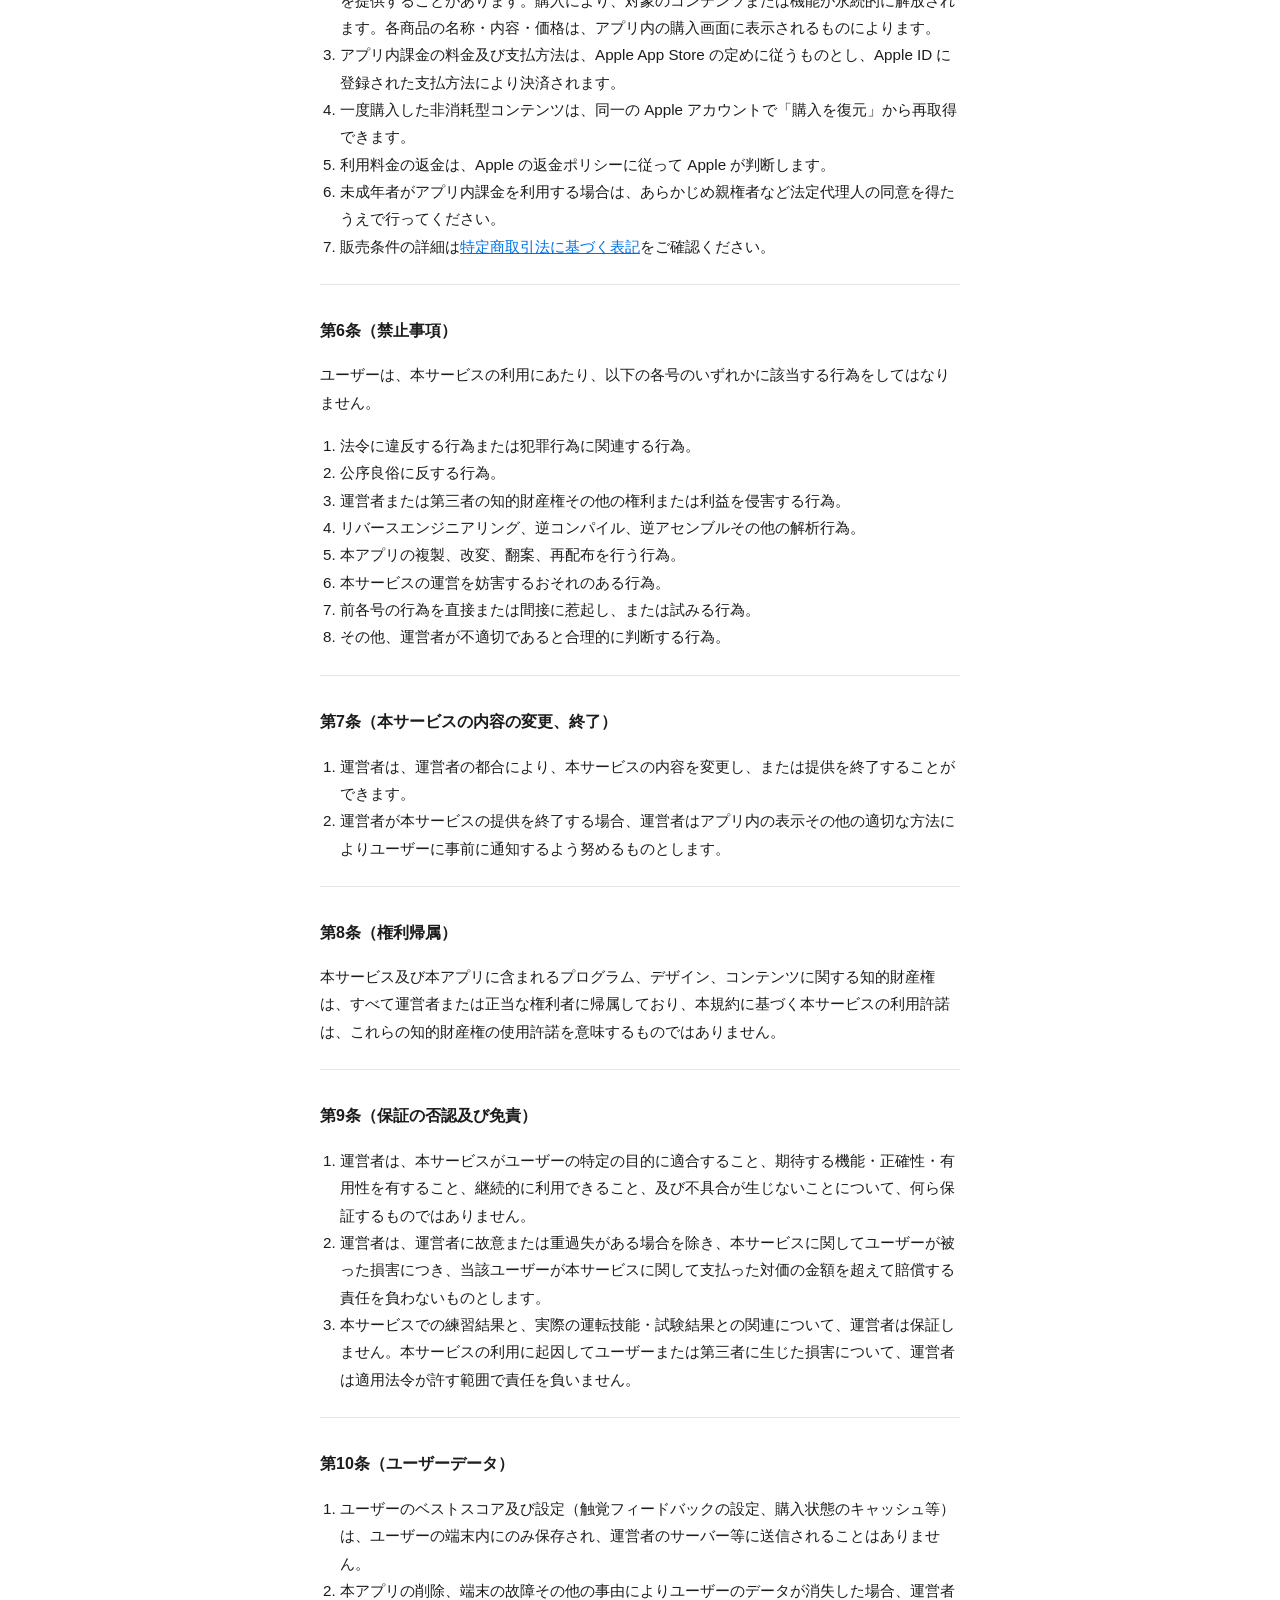
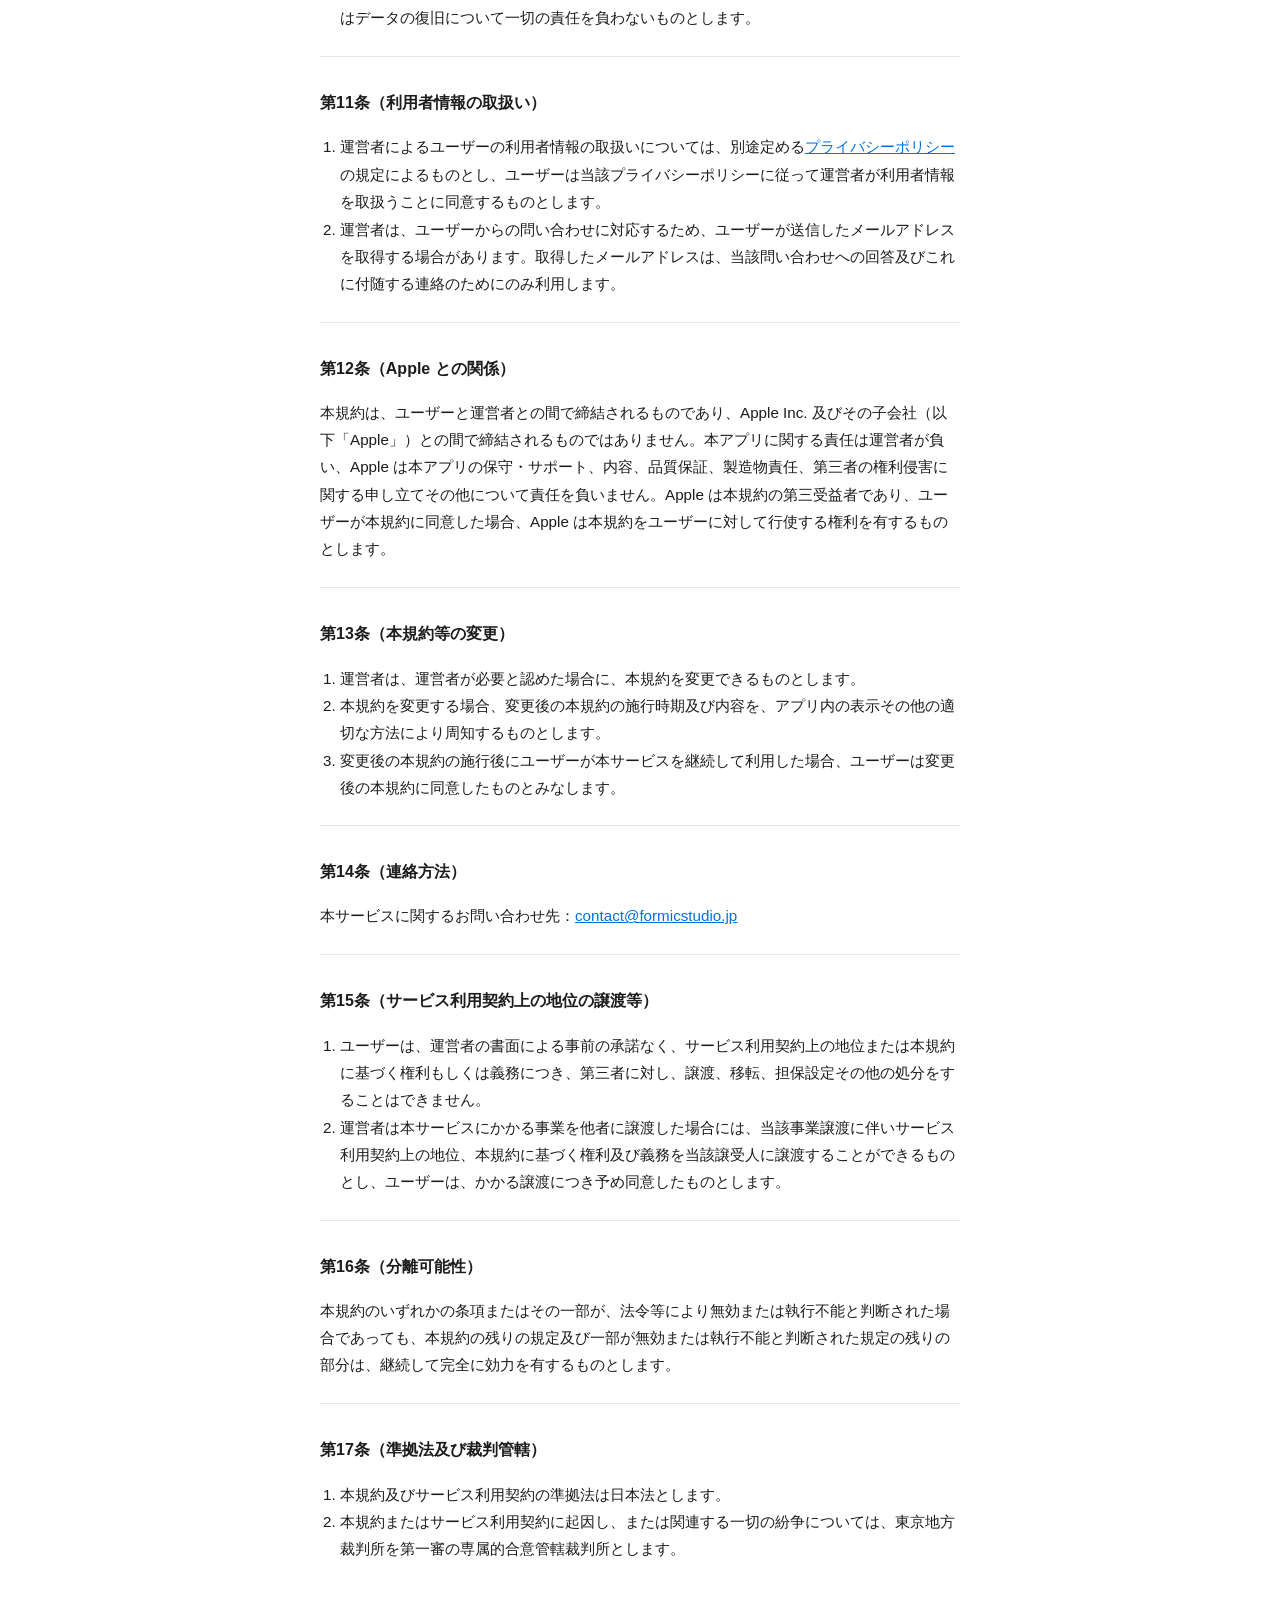
<file: apps/driving-sim/terms/index.html>
<!DOCTYPE html>
<html lang="ja">
<head>
  <meta charset="UTF-8">
  <meta name="viewport" content="width=device-width, initial-scale=1.0">
  <title>利用規約 - 運転練習ミニゲーム</title>
  <style>
    body { font-family: -apple-system, BlinkMacSystemFont, "Helvetica Neue", sans-serif; max-width: 640px; margin: 60px auto; padding: 0 24px; color: #1c1c1e; line-height: 1.8; }
    h1 { font-size: 1.6rem; margin-bottom: 4px; }
    .updated { color: #6c6c70; font-size: 0.9rem; margin-bottom: 32px; }
    h2 { font-size: 1rem; margin-top: 32px; margin-bottom: 8px; }
    p, li { font-size: 0.95rem; }
    ol, ul { padding-left: 20px; }
    hr { border: none; border-top: 1px solid #e5e5ea; margin: 24px 0; }
    a { color: #0071e3; }
    .back { display: inline-block; margin-bottom: 32px; font-size: 0.9rem; color: #0071e3; text-decoration: none; }
    .back:hover { text-decoration: underline; }
  </style>
</head>
<body>
  <a class="back" href="../">← トップへ戻る</a>
  <h1>利用規約</h1>
  <p class="updated">最終更新日: 2026年6月15日</p>

  <p>本利用規約（以下「本規約」）には、本アプリ「運転練習ミニゲーム」（以下「本アプリ」）が提供するサービス（以下「本サービス」）の提供条件及び運営者とユーザーの皆様との間の権利義務関係が定められています。</p>
  <p>本サービスの利用に際しては、本規約の全文をお読みいただいたうえで、本規約に同意いただく必要があります。</p>

  <hr>

  <h2>第1条（適用）</h2>
  <ol>
    <li>本規約は、本サービスの提供条件及び本サービスの利用に関する運営者とユーザーとの間の権利義務関係を定めることを目的としています。</li>
    <li>運営者がアプリ内に表示する本サービスの利用に関するルールは、本規約の一部を構成するものとします。</li>
    <li>本規約の内容と、その他の説明等とが異なる場合は、本規約の規定が優先して適用されるものとします。</li>
  </ol>

  <hr>

  <h2>第2条（定義）</h2>
  <p>本規約において使用する用語の定義は、次のとおりとします。</p>
  <ol>
    <li>「サービス利用契約」：本規約を契約条件として運営者とユーザーの間で締結される利用契約。</li>
    <li>「知的財産権」：著作権、特許権、実用新案権、意匠権、商標権その他の知的財産権。</li>
    <li>「運営者」：本サービスを開発・提供する者（詳細は「特定商取引法に基づく表記」をご確認ください）。</li>
    <li>「ユーザー」：本規約に基づいて本サービスを利用する個人または法人。</li>
    <li>「本サービス」：運営者が「運転練習ミニゲーム」というアプリケーションを通じて提供する一切のサービス。</li>
  </ol>

  <hr>

  <h2>第3条（利用契約の成立）</h2>
  <p>ユーザーが本アプリをダウンロードし利用を開始した時点で、本規約に同意したものとみなし、サービス利用契約が成立するものとします。</p>

  <hr>

  <h2>第4条（本サービスの目的）</h2>
  <p>本サービスは、運転に関する判断・空間認識の練習を目的とした教育用シミュレーションです。実際の自動車の運転技能の習得・向上を保証するものではなく、実車での運転練習や教習を代替するものではありません。実車の運転は、必ず関係法令及び正規の教習等に従って行うものとします。</p>

  <hr>

  <h2>第5条（料金及び支払方法）</h2>
  <ol>
    <li>本サービスは、無料で利用できる機能と、アプリ内課金により利用できる有料機能があります。</li>
    <li>本アプリは、追加のコンテンツまたは機能をアンロックするための非消耗型のアプリ内課金を提供することがあります。購入により、対象のコンテンツまたは機能が永続的に解放されます。各商品の名称・内容・価格は、アプリ内の購入画面に表示されるものによります。</li>
    <li>アプリ内課金の料金及び支払方法は、Apple App Store の定めに従うものとし、Apple ID に登録された支払方法により決済されます。</li>
    <li>一度購入した非消耗型コンテンツは、同一の Apple アカウントで「購入を復元」から再取得できます。</li>
    <li>利用料金の返金は、Apple の返金ポリシーに従って Apple が判断します。</li>
    <li>未成年者がアプリ内課金を利用する場合は、あらかじめ親権者など法定代理人の同意を得たうえで行ってください。</li>
    <li>販売条件の詳細は<a href="../commercial/">特定商取引法に基づく表記</a>をご確認ください。</li>
  </ol>

  <hr>

  <h2>第6条（禁止事項）</h2>
  <p>ユーザーは、本サービスの利用にあたり、以下の各号のいずれかに該当する行為をしてはなりません。</p>
  <ol>
    <li>法令に違反する行為または犯罪行為に関連する行為。</li>
    <li>公序良俗に反する行為。</li>
    <li>運営者または第三者の知的財産権その他の権利または利益を侵害する行為。</li>
    <li>リバースエンジニアリング、逆コンパイル、逆アセンブルその他の解析行為。</li>
    <li>本アプリの複製、改変、翻案、再配布を行う行為。</li>
    <li>本サービスの運営を妨害するおそれのある行為。</li>
    <li>前各号の行為を直接または間接に惹起し、または試みる行為。</li>
    <li>その他、運営者が不適切であると合理的に判断する行為。</li>
  </ol>

  <hr>

  <h2>第7条（本サービスの内容の変更、終了）</h2>
  <ol>
    <li>運営者は、運営者の都合により、本サービスの内容を変更し、または提供を終了することができます。</li>
    <li>運営者が本サービスの提供を終了する場合、運営者はアプリ内の表示その他の適切な方法によりユーザーに事前に通知するよう努めるものとします。</li>
  </ol>

  <hr>

  <h2>第8条（権利帰属）</h2>
  <p>本サービス及び本アプリに含まれるプログラム、デザイン、コンテンツに関する知的財産権は、すべて運営者または正当な権利者に帰属しており、本規約に基づく本サービスの利用許諾は、これらの知的財産権の使用許諾を意味するものではありません。</p>

  <hr>

  <h2>第9条（保証の否認及び免責）</h2>
  <ol>
    <li>運営者は、本サービスがユーザーの特定の目的に適合すること、期待する機能・正確性・有用性を有すること、継続的に利用できること、及び不具合が生じないことについて、何ら保証するものではありません。</li>
    <li>運営者は、運営者に故意または重過失がある場合を除き、本サービスに関してユーザーが被った損害につき、当該ユーザーが本サービスに関して支払った対価の金額を超えて賠償する責任を負わないものとします。</li>
    <li>本サービスでの練習結果と、実際の運転技能・試験結果との関連について、運営者は保証しません。本サービスの利用に起因してユーザーまたは第三者に生じた損害について、運営者は適用法令が許す範囲で責任を負いません。</li>
  </ol>

  <hr>

  <h2>第10条（ユーザーデータ）</h2>
  <ol>
    <li>ユーザーのベストスコア及び設定（触覚フィードバックの設定、購入状態のキャッシュ等）は、ユーザーの端末内にのみ保存され、運営者のサーバー等に送信されることはありません。</li>
    <li>本アプリの削除、端末の故障その他の事由によりユーザーのデータが消失した場合、運営者はデータの復旧について一切の責任を負わないものとします。</li>
  </ol>

  <hr>

  <h2>第11条（利用者情報の取扱い）</h2>
  <ol>
    <li>運営者によるユーザーの利用者情報の取扱いについては、別途定める<a href="../privacy/">プライバシーポリシー</a>の規定によるものとし、ユーザーは当該プライバシーポリシーに従って運営者が利用者情報を取扱うことに同意するものとします。</li>
    <li>運営者は、ユーザーからの問い合わせに対応するため、ユーザーが送信したメールアドレスを取得する場合があります。取得したメールアドレスは、当該問い合わせへの回答及びこれに付随する連絡のためにのみ利用します。</li>
  </ol>

  <hr>

  <h2>第12条（Apple との関係）</h2>
  <p>本規約は、ユーザーと運営者との間で締結されるものであり、Apple Inc. 及びその子会社（以下「Apple」）との間で締結されるものではありません。本アプリに関する責任は運営者が負い、Apple は本アプリの保守・サポート、内容、品質保証、製造物責任、第三者の権利侵害に関する申し立てその他について責任を負いません。Apple は本規約の第三受益者であり、ユーザーが本規約に同意した場合、Apple は本規約をユーザーに対して行使する権利を有するものとします。</p>

  <hr>

  <h2>第13条（本規約等の変更）</h2>
  <ol>
    <li>運営者は、運営者が必要と認めた場合に、本規約を変更できるものとします。</li>
    <li>本規約を変更する場合、変更後の本規約の施行時期及び内容を、アプリ内の表示その他の適切な方法により周知するものとします。</li>
    <li>変更後の本規約の施行後にユーザーが本サービスを継続して利用した場合、ユーザーは変更後の本規約に同意したものとみなします。</li>
  </ol>

  <hr>

  <h2>第14条（連絡方法）</h2>
  <p>本サービスに関するお問い合わせ先：<a href="mailto:contact@formicstudio.jp">contact@formicstudio.jp</a></p>

  <hr>

  <h2>第15条（サービス利用契約上の地位の譲渡等）</h2>
  <ol>
    <li>ユーザーは、運営者の書面による事前の承諾なく、サービス利用契約上の地位または本規約に基づく権利もしくは義務につき、第三者に対し、譲渡、移転、担保設定その他の処分をすることはできません。</li>
    <li>運営者は本サービスにかかる事業を他者に譲渡した場合には、当該事業譲渡に伴いサービス利用契約上の地位、本規約に基づく権利及び義務を当該譲受人に譲渡することができるものとし、ユーザーは、かかる譲渡につき予め同意したものとします。</li>
  </ol>

  <hr>

  <h2>第16条（分離可能性）</h2>
  <p>本規約のいずれかの条項またはその一部が、法令等により無効または執行不能と判断された場合であっても、本規約の残りの規定及び一部が無効または執行不能と判断された規定の残りの部分は、継続して完全に効力を有するものとします。</p>

  <hr>

  <h2>第17条（準拠法及び裁判管轄）</h2>
  <ol>
    <li>本規約及びサービス利用契約の準拠法は日本法とします。</li>
    <li>本規約またはサービス利用契約に起因し、または関連する一切の紛争については、東京地方裁判所を第一審の専属的合意管轄裁判所とします。</li>
  </ol>
</body>
</html>
</file>
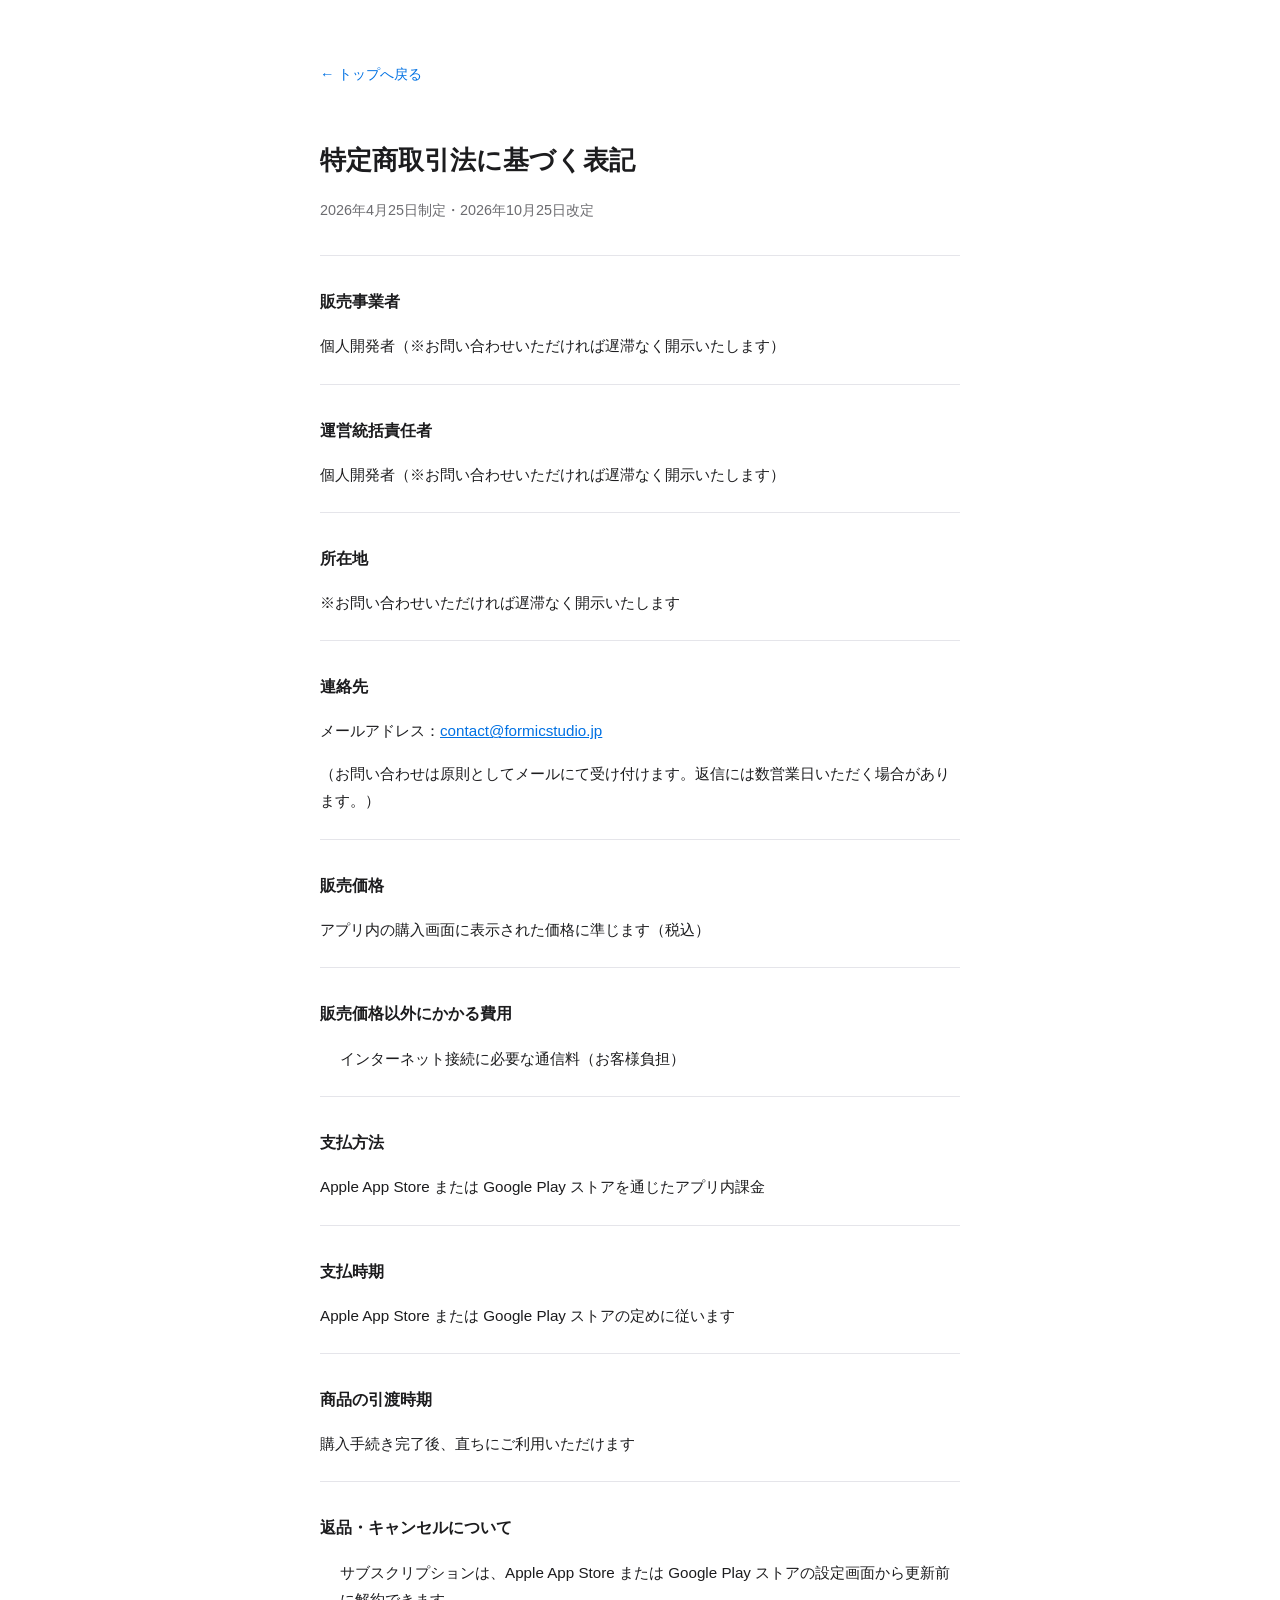
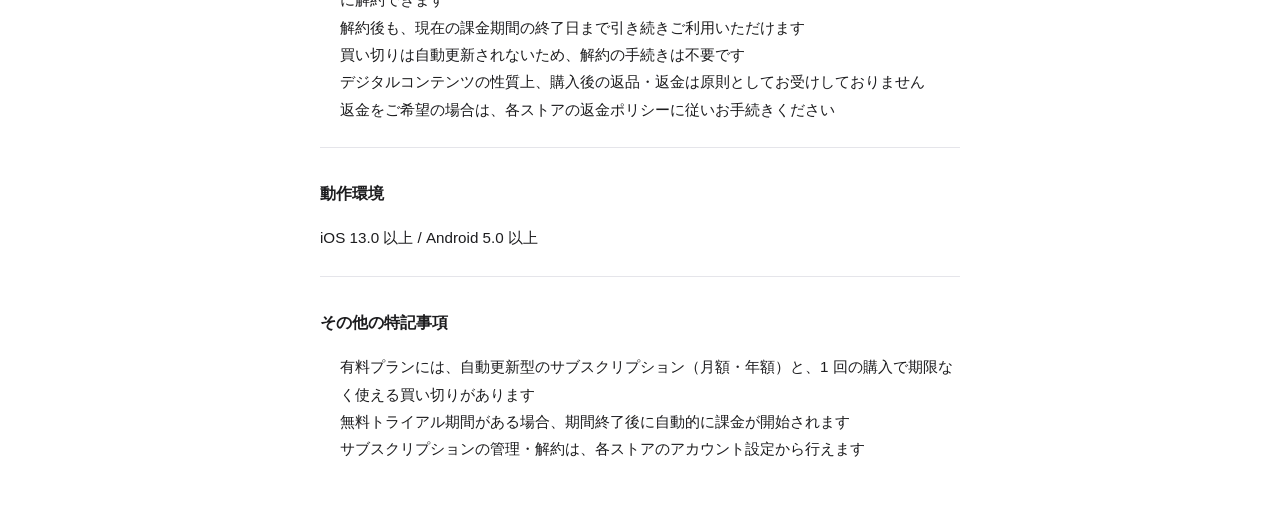
<file: apps/genba-calc/commercial/index.html>
<!DOCTYPE html>
<html lang="ja">
<head>
  <meta charset="UTF-8">
  <meta name="viewport" content="width=device-width, initial-scale=1.0">
  <title>特定商取引法に基づく表記 - 現場カルク</title>
  <style>
    body { font-family: -apple-system, BlinkMacSystemFont, "Helvetica Neue", sans-serif; max-width: 640px; margin: 60px auto; padding: 0 24px; color: #1c1c1e; line-height: 1.8; }
    h1 { font-size: 1.6rem; margin-bottom: 4px; }
    .updated { color: #6c6c70; font-size: 0.9rem; margin-bottom: 32px; }
    h2 { font-size: 1rem; margin-top: 32px; margin-bottom: 8px; }
    p, li { font-size: 0.95rem; }
    ul { padding-left: 20px; list-style: none; }
    hr { border: none; border-top: 1px solid #e5e5ea; margin: 24px 0; }
    a { color: #0071e3; }
    .back { display: inline-block; margin-bottom: 32px; font-size: 0.9rem; color: #0071e3; text-decoration: none; }
    .back:hover { text-decoration: underline; }
  </style>
</head>
<body>
  <a class="back" href="../">← トップへ戻る</a>
  <h1>特定商取引法に基づく表記</h1>
  <p class="updated">2026年4月25日制定・2026年10月25日改定</p>

  <hr>

  <h2>販売事業者</h2>
  <p>個人開発者（※お問い合わせいただければ遅滞なく開示いたします）</p>

  <hr>

  <h2>運営統括責任者</h2>
  <p>個人開発者（※お問い合わせいただければ遅滞なく開示いたします）</p>

  <hr>

  <h2>所在地</h2>
  <p>※お問い合わせいただければ遅滞なく開示いたします</p>

  <hr>

  <h2>連絡先</h2>
  <p>メールアドレス：<a href="mailto:contact@formicstudio.jp">contact@formicstudio.jp</a></p>
  <p>（お問い合わせは原則としてメールにて受け付けます。返信には数営業日いただく場合があります。）</p>

  <hr>

  <h2>販売価格</h2>
  <p>アプリ内の購入画面に表示された価格に準じます（税込）</p>

  <hr>

  <h2>販売価格以外にかかる費用</h2>
  <ul>
    <li>インターネット接続に必要な通信料（お客様負担）</li>
  </ul>

  <hr>

  <h2>支払方法</h2>
  <p>Apple App Store または Google Play ストアを通じたアプリ内課金</p>

  <hr>

  <h2>支払時期</h2>
  <p>Apple App Store または Google Play ストアの定めに従います</p>

  <hr>

  <h2>商品の引渡時期</h2>
  <p>購入手続き完了後、直ちにご利用いただけます</p>

  <hr>

  <h2>返品・キャンセルについて</h2>
  <ul>
    <li>サブスクリプションは、Apple App Store または Google Play ストアの設定画面から更新前に解約できます</li>
    <li>解約後も、現在の課金期間の終了日まで引き続きご利用いただけます</li>
    <li>買い切りは自動更新されないため、解約の手続きは不要です</li>
    <li>デジタルコンテンツの性質上、購入後の返品・返金は原則としてお受けしておりません</li>
    <li>返金をご希望の場合は、各ストアの返金ポリシーに従いお手続きください</li>
  </ul>

  <hr>

  <h2>動作環境</h2>
  <p>iOS 13.0 以上 / Android 5.0 以上</p>

  <hr>

  <h2>その他の特記事項</h2>
  <ul>
    <li>有料プランには、自動更新型のサブスクリプション（月額・年額）と、1 回の購入で期限なく使える買い切りがあります</li>
    <li>無料トライアル期間がある場合、期間終了後に自動的に課金が開始されます</li>
    <li>サブスクリプションの管理・解約は、各ストアのアカウント設定から行えます</li>
  </ul>
</body>
</html>
</file>
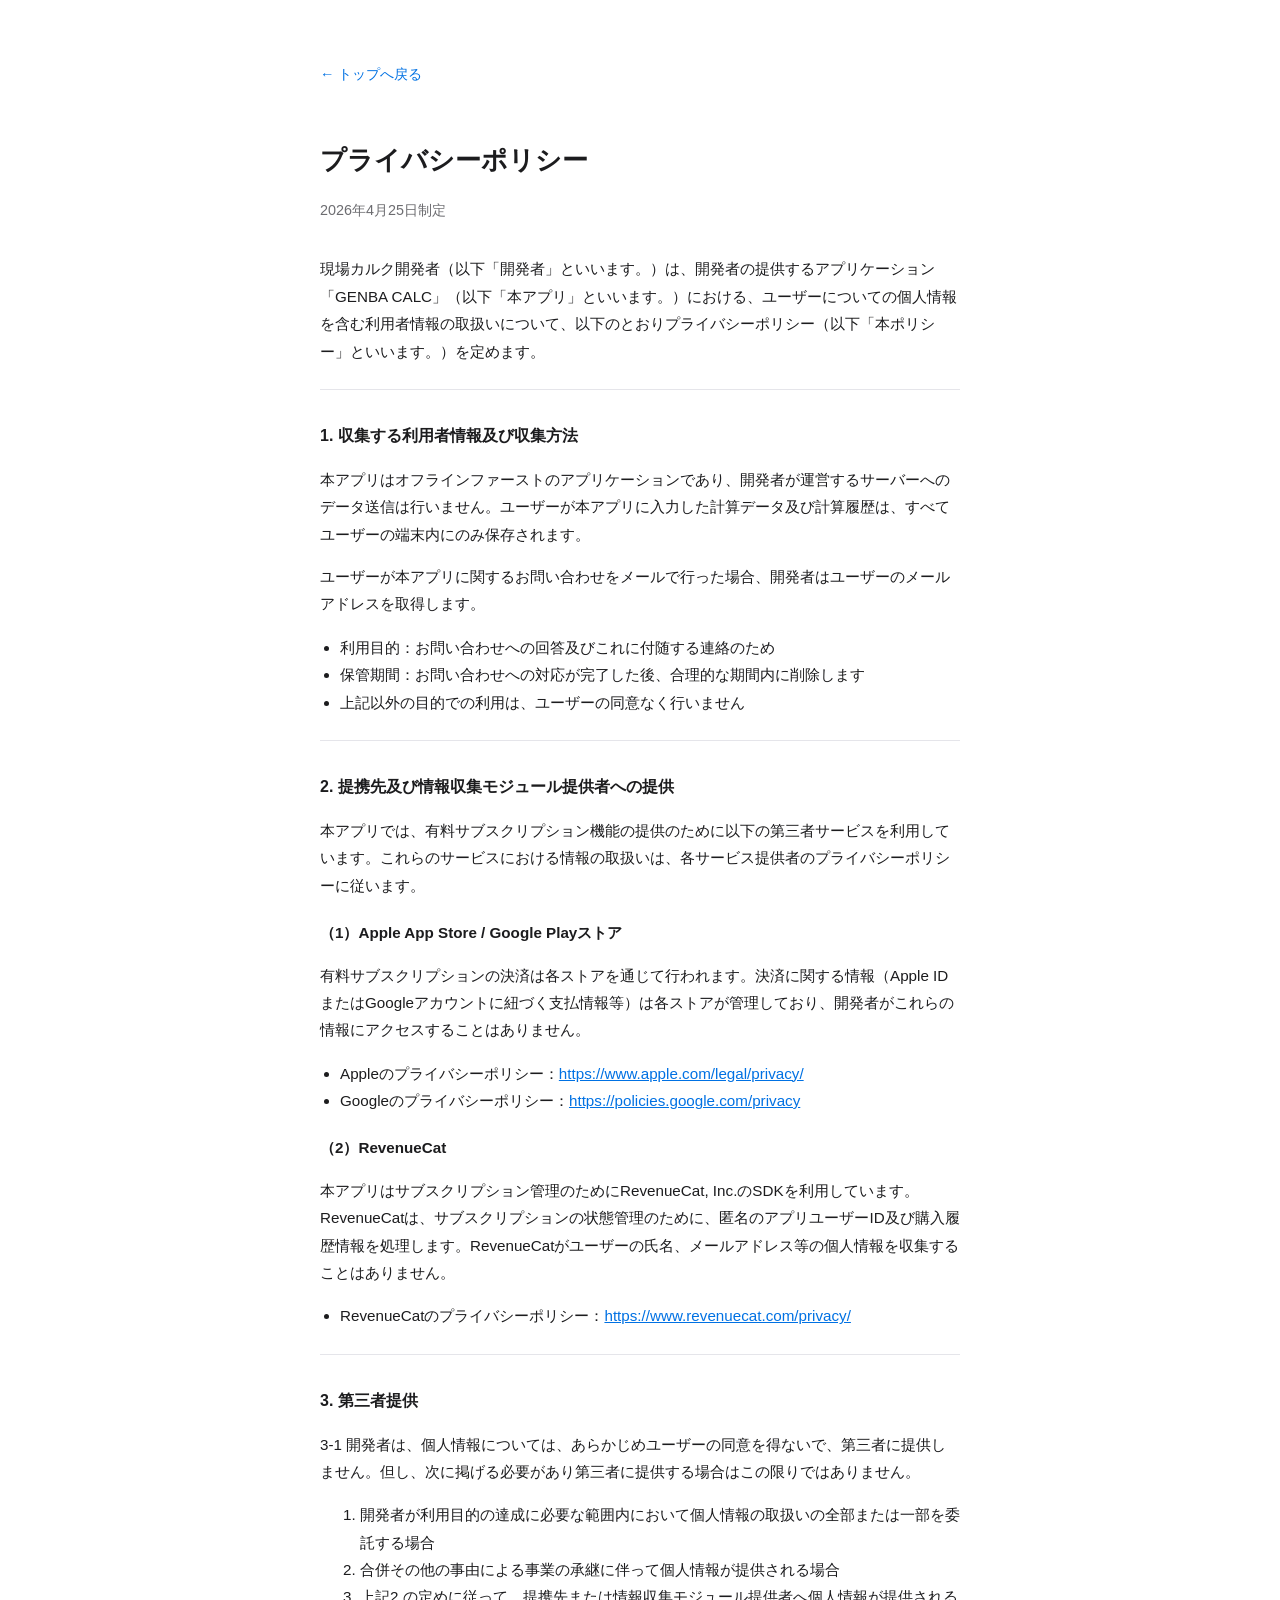
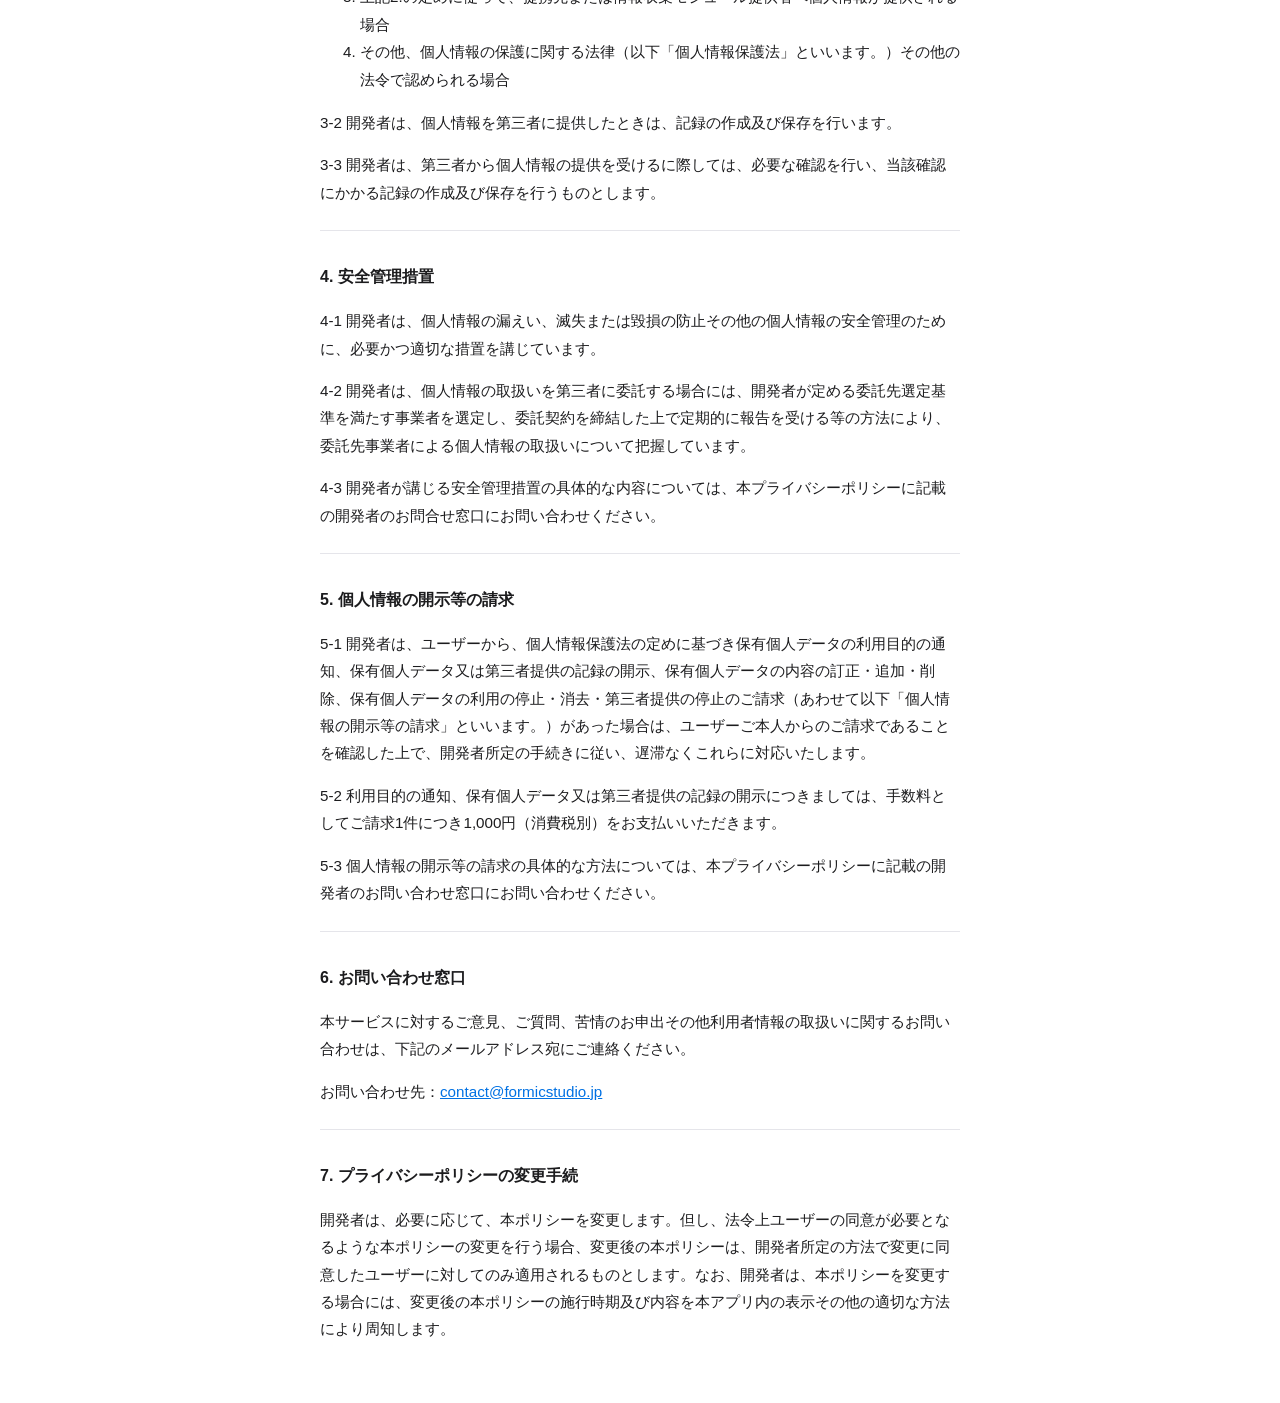
<file: apps/genba-calc/privacy/index.html>
<!DOCTYPE html>
<html lang="ja">
<head>
  <meta charset="UTF-8">
  <meta name="viewport" content="width=device-width, initial-scale=1.0">
  <title>プライバシーポリシー - 現場カルク</title>
  <style>
    body { font-family: -apple-system, BlinkMacSystemFont, "Helvetica Neue", sans-serif; max-width: 640px; margin: 60px auto; padding: 0 24px; color: #1c1c1e; line-height: 1.8; }
    h1 { font-size: 1.6rem; margin-bottom: 4px; }
    .updated { color: #6c6c70; font-size: 0.9rem; margin-bottom: 32px; }
    h2 { font-size: 1rem; margin-top: 32px; margin-bottom: 8px; }
    h3 { font-size: 0.95rem; margin-top: 20px; margin-bottom: 4px; }
    p, li { font-size: 0.95rem; }
    ul { padding-left: 20px; }
    hr { border: none; border-top: 1px solid #e5e5ea; margin: 24px 0; }
    a { color: #0071e3; }
    .back { display: inline-block; margin-bottom: 32px; font-size: 0.9rem; color: #0071e3; text-decoration: none; }
    .back:hover { text-decoration: underline; }
  </style>
</head>
<body>
  <a class="back" href="../">← トップへ戻る</a>
  <h1>プライバシーポリシー</h1>
  <p class="updated">2026年4月25日制定</p>

  <p>現場カルク開発者（以下「開発者」といいます。）は、開発者の提供するアプリケーション「GENBA CALC」（以下「本アプリ」といいます。）における、ユーザーについての個人情報を含む利用者情報の取扱いについて、以下のとおりプライバシーポリシー（以下「本ポリシー」といいます。）を定めます。</p>

  <hr>

  <h2>1. 収集する利用者情報及び収集方法</h2>
  <p>本アプリはオフラインファーストのアプリケーションであり、開発者が運営するサーバーへのデータ送信は行いません。ユーザーが本アプリに入力した計算データ及び計算履歴は、すべてユーザーの端末内にのみ保存されます。</p>
  <p>ユーザーが本アプリに関するお問い合わせをメールで行った場合、開発者はユーザーのメールアドレスを取得します。</p>
  <ul>
    <li>利用目的：お問い合わせへの回答及びこれに付随する連絡のため</li>
    <li>保管期間：お問い合わせへの対応が完了した後、合理的な期間内に削除します</li>
    <li>上記以外の目的での利用は、ユーザーの同意なく行いません</li>
  </ul>

  <hr>

  <h2>2. 提携先及び情報収集モジュール提供者への提供</h2>
  <p>本アプリでは、有料サブスクリプション機能の提供のために以下の第三者サービスを利用しています。これらのサービスにおける情報の取扱いは、各サービス提供者のプライバシーポリシーに従います。</p>

  <h3>（1）Apple App Store / Google Playストア</h3>
  <p>有料サブスクリプションの決済は各ストアを通じて行われます。決済に関する情報（Apple IDまたはGoogleアカウントに紐づく支払情報等）は各ストアが管理しており、開発者がこれらの情報にアクセスすることはありません。</p>
  <ul>
    <li>Appleのプライバシーポリシー：<a href="https://www.apple.com/legal/privacy/" target="_blank" rel="noopener">https://www.apple.com/legal/privacy/</a></li>
    <li>Googleのプライバシーポリシー：<a href="https://policies.google.com/privacy" target="_blank" rel="noopener">https://policies.google.com/privacy</a></li>
  </ul>

  <h3>（2）RevenueCat</h3>
  <p>本アプリはサブスクリプション管理のためにRevenueCat, Inc.のSDKを利用しています。RevenueCatは、サブスクリプションの状態管理のために、匿名のアプリユーザーID及び購入履歴情報を処理します。RevenueCatがユーザーの氏名、メールアドレス等の個人情報を収集することはありません。</p>
  <ul>
    <li>RevenueCatのプライバシーポリシー：<a href="https://www.revenuecat.com/privacy/" target="_blank" rel="noopener">https://www.revenuecat.com/privacy/</a></li>
  </ul>

  <hr>

  <h2>3. 第三者提供</h2>
  <p>3-1 開発者は、個人情報については、あらかじめユーザーの同意を得ないで、第三者に提供しません。但し、次に掲げる必要があり第三者に提供する場合はこの限りではありません。</p>
  <ol>
    <li>開発者が利用目的の達成に必要な範囲内において個人情報の取扱いの全部または一部を委託する場合</li>
    <li>合併その他の事由による事業の承継に伴って個人情報が提供される場合</li>
    <li>上記2.の定めに従って、提携先または情報収集モジュール提供者へ個人情報が提供される場合</li>
    <li>その他、個人情報の保護に関する法律（以下「個人情報保護法」といいます。）その他の法令で認められる場合</li>
  </ol>
  <p>3-2 開発者は、個人情報を第三者に提供したときは、記録の作成及び保存を行います。</p>
  <p>3-3 開発者は、第三者から個人情報の提供を受けるに際しては、必要な確認を行い、当該確認にかかる記録の作成及び保存を行うものとします。</p>

  <hr>

  <h2>4. 安全管理措置</h2>
  <p>4-1 開発者は、個人情報の漏えい、滅失または毀損の防止その他の個人情報の安全管理のために、必要かつ適切な措置を講じています。</p>
  <p>4-2 開発者は、個人情報の取扱いを第三者に委託する場合には、開発者が定める委託先選定基準を満たす事業者を選定し、委託契約を締結した上で定期的に報告を受ける等の方法により、委託先事業者による個人情報の取扱いについて把握しています。</p>
  <p>4-3 開発者が講じる安全管理措置の具体的な内容については、本プライバシーポリシーに記載の開発者のお問合せ窓口にお問い合わせください。</p>

  <hr>

  <h2>5. 個人情報の開示等の請求</h2>
  <p>5-1 開発者は、ユーザーから、個人情報保護法の定めに基づき保有個人データの利用目的の通知、保有個人データ又は第三者提供の記録の開示、保有個人データの内容の訂正・追加・削除、保有個人データの利用の停止・消去・第三者提供の停止のご請求（あわせて以下「個人情報の開示等の請求」といいます。）があった場合は、ユーザーご本人からのご請求であることを確認した上で、開発者所定の手続きに従い、遅滞なくこれらに対応いたします。</p>
  <p>5-2 利用目的の通知、保有個人データ又は第三者提供の記録の開示につきましては、手数料としてご請求1件につき1,000円（消費税別）をお支払いいただきます。</p>
  <p>5-3 個人情報の開示等の請求の具体的な方法については、本プライバシーポリシーに記載の開発者のお問い合わせ窓口にお問い合わせください。</p>

  <hr>

  <h2>6. お問い合わせ窓口</h2>
  <p>本サービスに対するご意見、ご質問、苦情のお申出その他利用者情報の取扱いに関するお問い合わせは、下記のメールアドレス宛にご連絡ください。</p>
  <p>お問い合わせ先：<a href="mailto:contact@formicstudio.jp">contact@formicstudio.jp</a></p>

  <hr>

  <h2>7. プライバシーポリシーの変更手続</h2>
  <p>開発者は、必要に応じて、本ポリシーを変更します。但し、法令上ユーザーの同意が必要となるような本ポリシーの変更を行う場合、変更後の本ポリシーは、開発者所定の方法で変更に同意したユーザーに対してのみ適用されるものとします。なお、開発者は、本ポリシーを変更する場合には、変更後の本ポリシーの施行時期及び内容を本アプリ内の表示その他の適切な方法により周知します。</p>
</body>
</html>
</file>
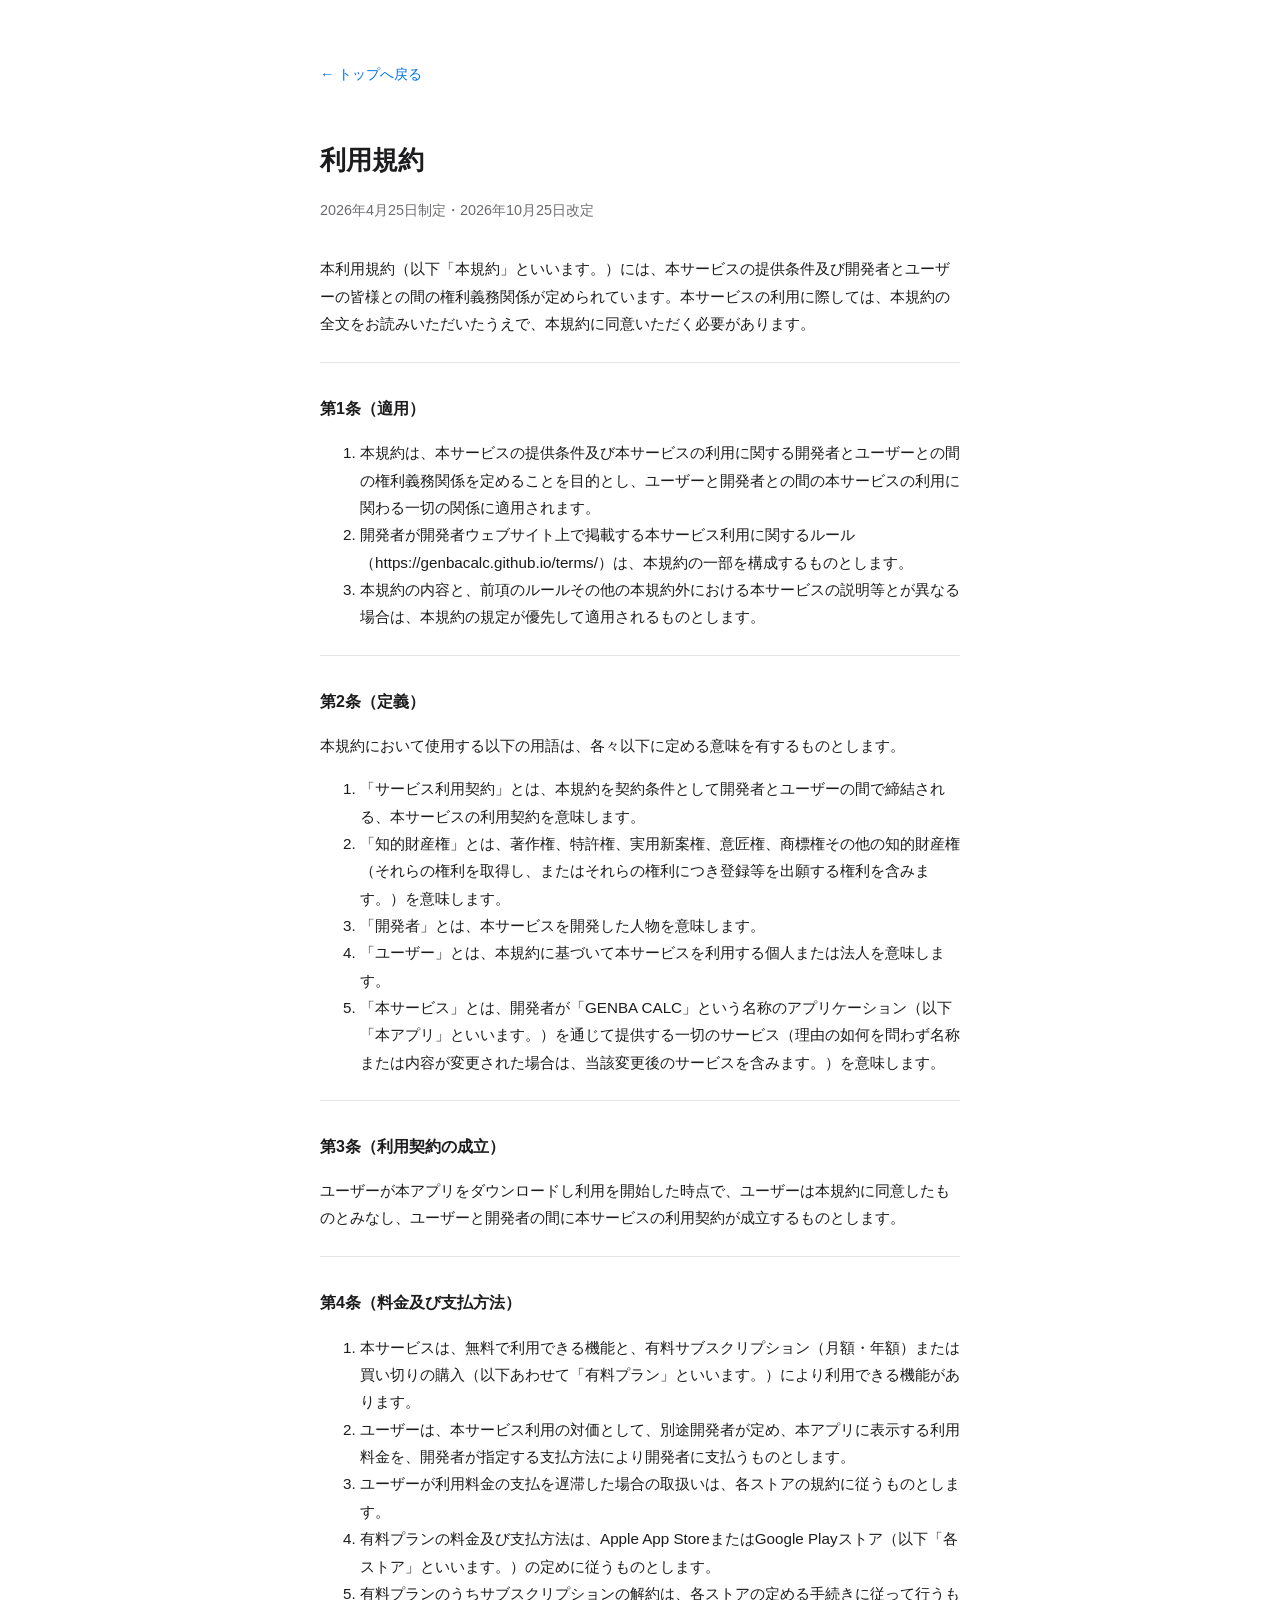
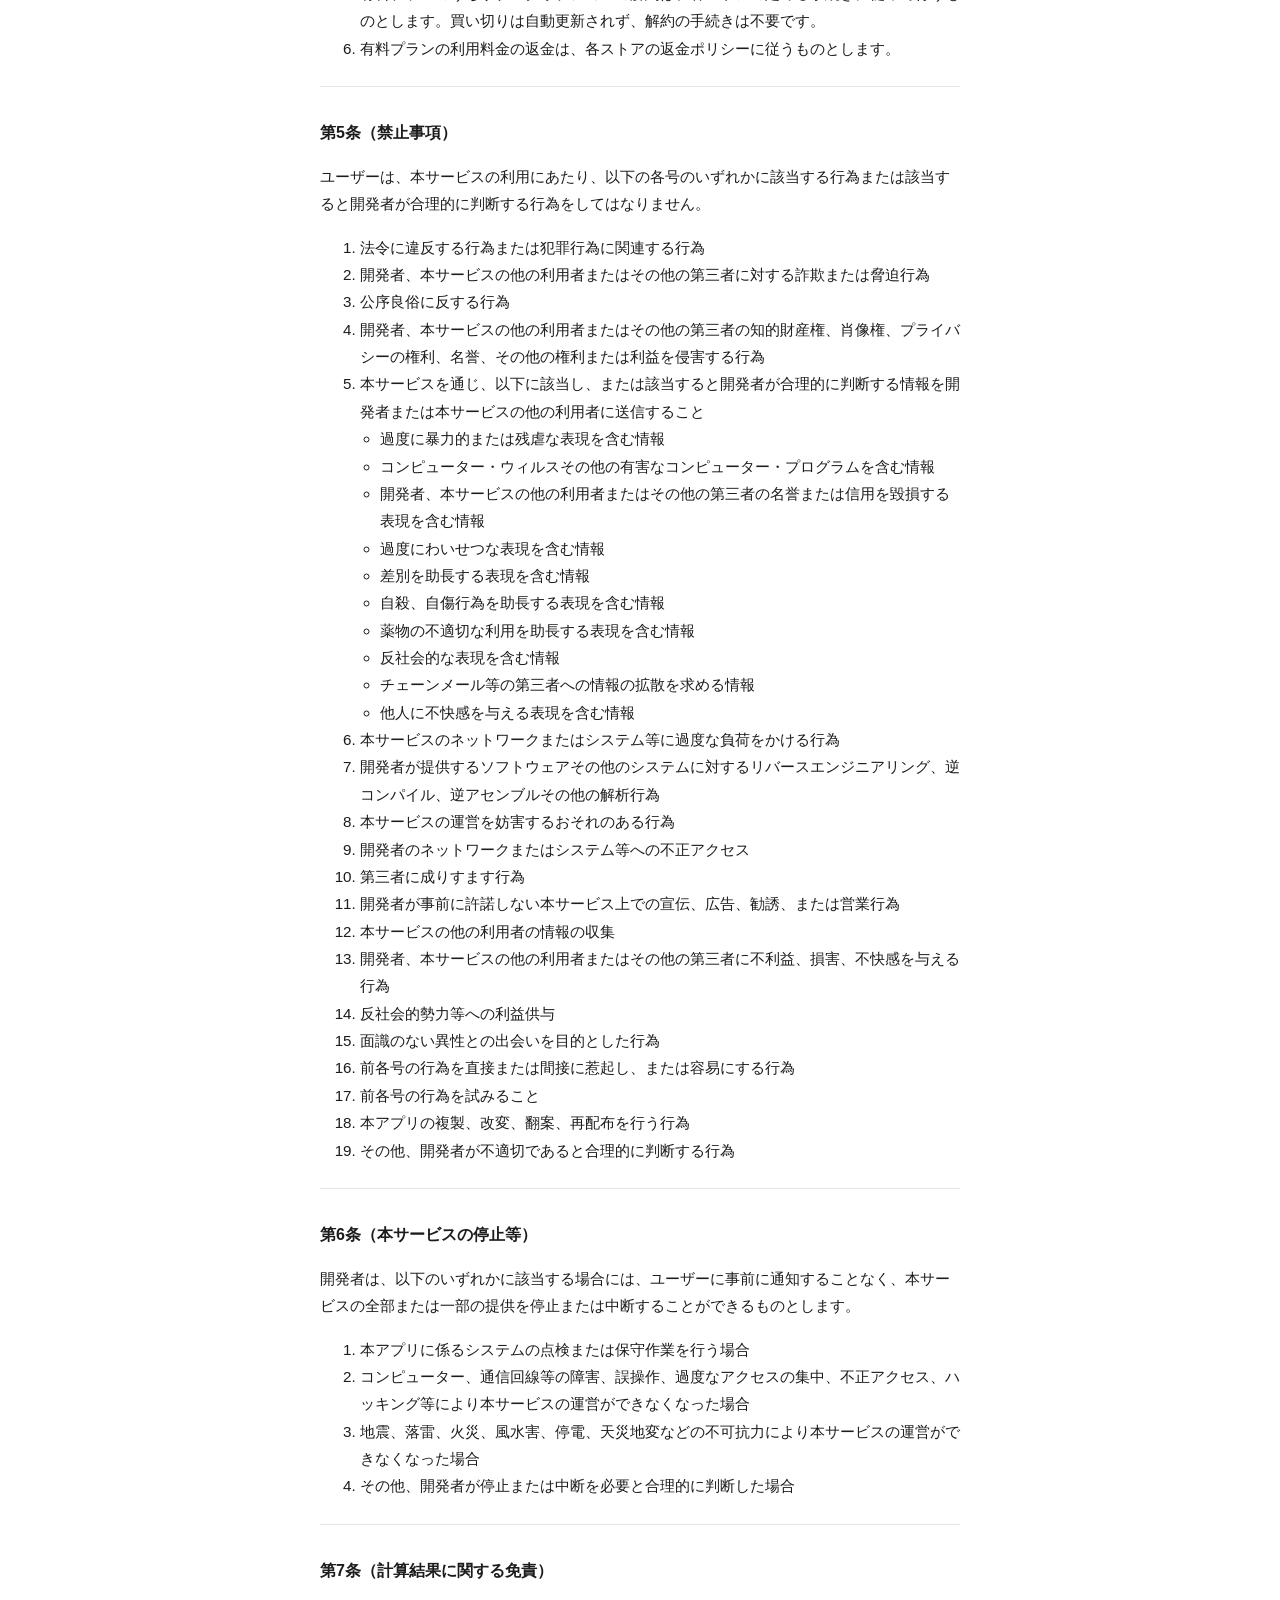
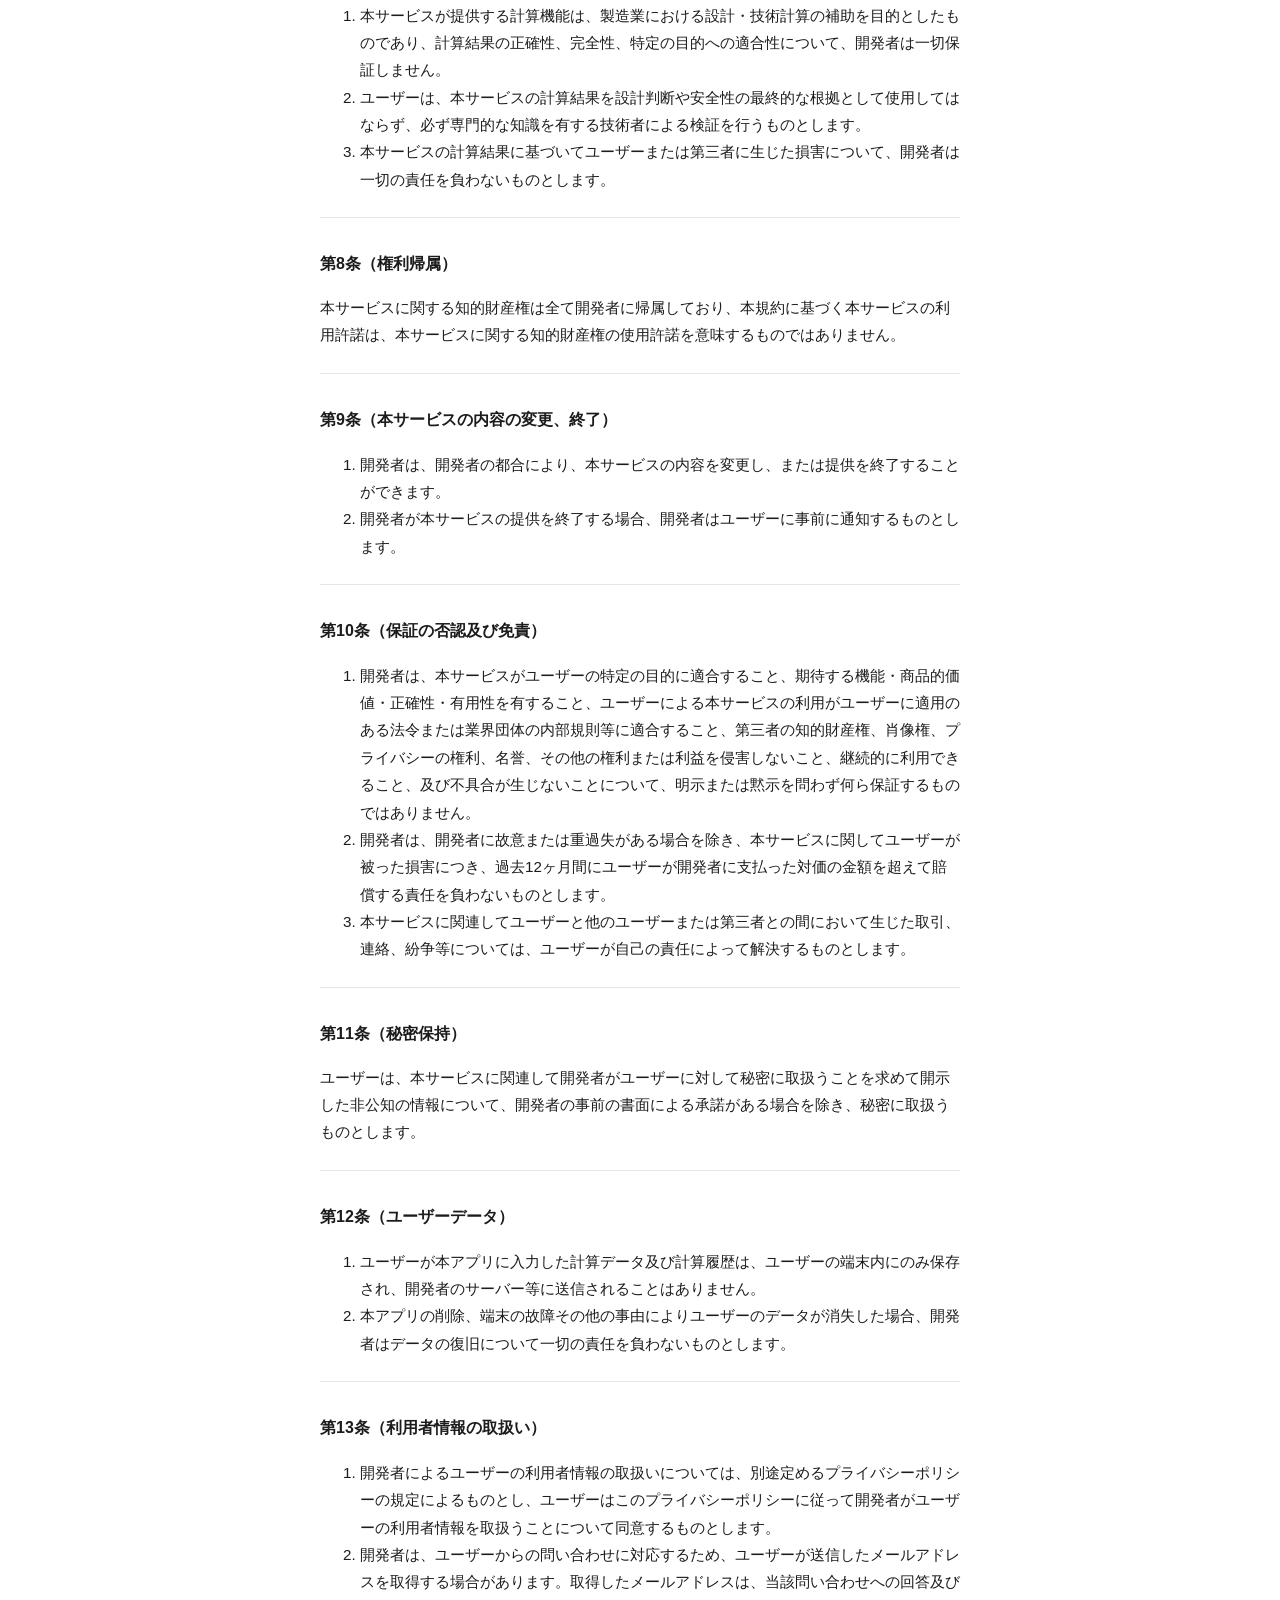
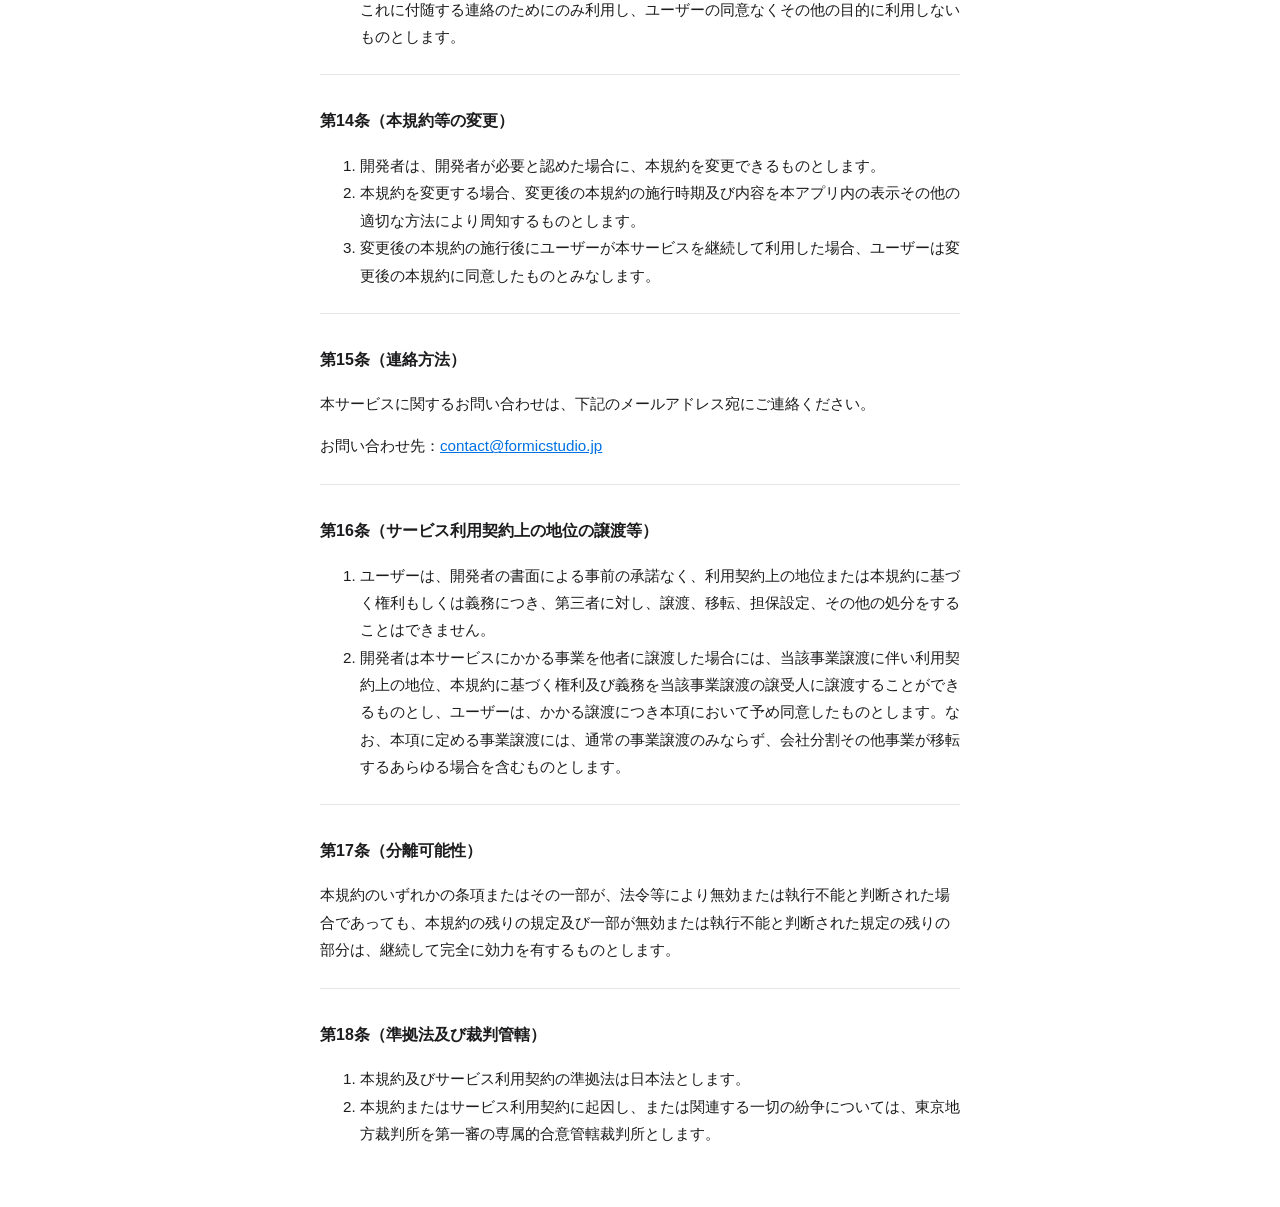
<file: apps/genba-calc/terms/index.html>
<!DOCTYPE html>
<html lang="ja">
<head>
  <meta charset="UTF-8">
  <meta name="viewport" content="width=device-width, initial-scale=1.0">
  <title>利用規約 - 現場カルク</title>
  <style>
    body { font-family: -apple-system, BlinkMacSystemFont, "Helvetica Neue", sans-serif; max-width: 640px; margin: 60px auto; padding: 0 24px; color: #1c1c1e; line-height: 1.8; }
    h1 { font-size: 1.6rem; margin-bottom: 4px; }
    .updated { color: #6c6c70; font-size: 0.9rem; margin-bottom: 32px; }
    h2 { font-size: 1rem; margin-top: 32px; margin-bottom: 8px; }
    p, li { font-size: 0.95rem; }
    ul { padding-left: 20px; }
    hr { border: none; border-top: 1px solid #e5e5ea; margin: 24px 0; }
    a { color: #0071e3; }
    .back { display: inline-block; margin-bottom: 32px; font-size: 0.9rem; color: #0071e3; text-decoration: none; }
    .back:hover { text-decoration: underline; }
  </style>
</head>
<body>
  <a class="back" href="../">← トップへ戻る</a>
  <h1>利用規約</h1>
  <p class="updated">2026年4月25日制定・2026年10月25日改定</p>

  <p>本利用規約（以下「本規約」といいます。）には、本サービスの提供条件及び開発者とユーザーの皆様との間の権利義務関係が定められています。本サービスの利用に際しては、本規約の全文をお読みいただいたうえで、本規約に同意いただく必要があります。</p>

  <hr>

  <h2>第1条（適用）</h2>
  <ol>
    <li>本規約は、本サービスの提供条件及び本サービスの利用に関する開発者とユーザーとの間の権利義務関係を定めることを目的とし、ユーザーと開発者との間の本サービスの利用に関わる一切の関係に適用されます。</li>
    <li>開発者が開発者ウェブサイト上で掲載する本サービス利用に関するルール（https://genbacalc.github.io/terms/）は、本規約の一部を構成するものとします。</li>
    <li>本規約の内容と、前項のルールその他の本規約外における本サービスの説明等とが異なる場合は、本規約の規定が優先して適用されるものとします。</li>
  </ol>

  <hr>

  <h2>第2条（定義）</h2>
  <p>本規約において使用する以下の用語は、各々以下に定める意味を有するものとします。</p>
  <ol>
    <li>「サービス利用契約」とは、本規約を契約条件として開発者とユーザーの間で締結される、本サービスの利用契約を意味します。</li>
    <li>「知的財産権」とは、著作権、特許権、実用新案権、意匠権、商標権その他の知的財産権（それらの権利を取得し、またはそれらの権利につき登録等を出願する権利を含みます。）を意味します。</li>
    <li>「開発者」とは、本サービスを開発した人物を意味します。</li>
    <li>「ユーザー」とは、本規約に基づいて本サービスを利用する個人または法人を意味します。</li>
    <li>「本サービス」とは、開発者が「GENBA CALC」という名称のアプリケーション（以下「本アプリ」といいます。）を通じて提供する一切のサービス（理由の如何を問わず名称または内容が変更された場合は、当該変更後のサービスを含みます。）を意味します。</li>
  </ol>

  <hr>

  <h2>第3条（利用契約の成立）</h2>
  <p>ユーザーが本アプリをダウンロードし利用を開始した時点で、ユーザーは本規約に同意したものとみなし、ユーザーと開発者の間に本サービスの利用契約が成立するものとします。</p>

  <hr>

  <h2>第4条（料金及び支払方法）</h2>
  <ol>
    <li>本サービスは、無料で利用できる機能と、有料サブスクリプション（月額・年額）または買い切りの購入（以下あわせて「有料プラン」といいます。）により利用できる機能があります。</li>
    <li>ユーザーは、本サービス利用の対価として、別途開発者が定め、本アプリに表示する利用料金を、開発者が指定する支払方法により開発者に支払うものとします。</li>
    <li>ユーザーが利用料金の支払を遅滞した場合の取扱いは、各ストアの規約に従うものとします。</li>
    <li>有料プランの料金及び支払方法は、Apple App StoreまたはGoogle Playストア（以下「各ストア」といいます。）の定めに従うものとします。</li>
    <li>有料プランのうちサブスクリプションの解約は、各ストアの定める手続きに従って行うものとします。買い切りは自動更新されず、解約の手続きは不要です。</li>
    <li>有料プランの利用料金の返金は、各ストアの返金ポリシーに従うものとします。</li>
  </ol>

  <hr>

  <h2>第5条（禁止事項）</h2>
  <p>ユーザーは、本サービスの利用にあたり、以下の各号のいずれかに該当する行為または該当すると開発者が合理的に判断する行為をしてはなりません。</p>
  <ol>
    <li>法令に違反する行為または犯罪行為に関連する行為</li>
    <li>開発者、本サービスの他の利用者またはその他の第三者に対する詐欺または脅迫行為</li>
    <li>公序良俗に反する行為</li>
    <li>開発者、本サービスの他の利用者またはその他の第三者の知的財産権、肖像権、プライバシーの権利、名誉、その他の権利または利益を侵害する行為</li>
    <li>本サービスを通じ、以下に該当し、または該当すると開発者が合理的に判断する情報を開発者または本サービスの他の利用者に送信すること
      <ul>
        <li>過度に暴力的または残虐な表現を含む情報</li>
        <li>コンピューター・ウィルスその他の有害なコンピューター・プログラムを含む情報</li>
        <li>開発者、本サービスの他の利用者またはその他の第三者の名誉または信用を毀損する表現を含む情報</li>
        <li>過度にわいせつな表現を含む情報</li>
        <li>差別を助長する表現を含む情報</li>
        <li>自殺、自傷行為を助長する表現を含む情報</li>
        <li>薬物の不適切な利用を助長する表現を含む情報</li>
        <li>反社会的な表現を含む情報</li>
        <li>チェーンメール等の第三者への情報の拡散を求める情報</li>
        <li>他人に不快感を与える表現を含む情報</li>
      </ul>
    </li>
    <li>本サービスのネットワークまたはシステム等に過度な負荷をかける行為</li>
    <li>開発者が提供するソフトウェアその他のシステムに対するリバースエンジニアリング、逆コンパイル、逆アセンブルその他の解析行為</li>
    <li>本サービスの運営を妨害するおそれのある行為</li>
    <li>開発者のネットワークまたはシステム等への不正アクセス</li>
    <li>第三者に成りすます行為</li>
    <li>開発者が事前に許諾しない本サービス上での宣伝、広告、勧誘、または営業行為</li>
    <li>本サービスの他の利用者の情報の収集</li>
    <li>開発者、本サービスの他の利用者またはその他の第三者に不利益、損害、不快感を与える行為</li>
    <li>反社会的勢力等への利益供与</li>
    <li>面識のない異性との出会いを目的とした行為</li>
    <li>前各号の行為を直接または間接に惹起し、または容易にする行為</li>
    <li>前各号の行為を試みること</li>
    <li>本アプリの複製、改変、翻案、再配布を行う行為</li>
    <li>その他、開発者が不適切であると合理的に判断する行為</li>
  </ol>

  <hr>

  <h2>第6条（本サービスの停止等）</h2>
  <p>開発者は、以下のいずれかに該当する場合には、ユーザーに事前に通知することなく、本サービスの全部または一部の提供を停止または中断することができるものとします。</p>
  <ol>
    <li>本アプリに係るシステムの点検または保守作業を行う場合</li>
    <li>コンピューター、通信回線等の障害、誤操作、過度なアクセスの集中、不正アクセス、ハッキング等により本サービスの運営ができなくなった場合</li>
    <li>地震、落雷、火災、風水害、停電、天災地変などの不可抗力により本サービスの運営ができなくなった場合</li>
    <li>その他、開発者が停止または中断を必要と合理的に判断した場合</li>
  </ol>

  <hr>

  <h2>第7条（計算結果に関する免責）</h2>
  <ol>
    <li>本サービスが提供する計算機能は、製造業における設計・技術計算の補助を目的としたものであり、計算結果の正確性、完全性、特定の目的への適合性について、開発者は一切保証しません。</li>
    <li>ユーザーは、本サービスの計算結果を設計判断や安全性の最終的な根拠として使用してはならず、必ず専門的な知識を有する技術者による検証を行うものとします。</li>
    <li>本サービスの計算結果に基づいてユーザーまたは第三者に生じた損害について、開発者は一切の責任を負わないものとします。</li>
  </ol>

  <hr>

  <h2>第8条（権利帰属）</h2>
  <p>本サービスに関する知的財産権は全て開発者に帰属しており、本規約に基づく本サービスの利用許諾は、本サービスに関する知的財産権の使用許諾を意味するものではありません。</p>

  <hr>

  <h2>第9条（本サービスの内容の変更、終了）</h2>
  <ol>
    <li>開発者は、開発者の都合により、本サービスの内容を変更し、または提供を終了することができます。</li>
    <li>開発者が本サービスの提供を終了する場合、開発者はユーザーに事前に通知するものとします。</li>
  </ol>

  <hr>

  <h2>第10条（保証の否認及び免責）</h2>
  <ol>
    <li>開発者は、本サービスがユーザーの特定の目的に適合すること、期待する機能・商品的価値・正確性・有用性を有すること、ユーザーによる本サービスの利用がユーザーに適用のある法令または業界団体の内部規則等に適合すること、第三者の知的財産権、肖像権、プライバシーの権利、名誉、その他の権利または利益を侵害しないこと、継続的に利用できること、及び不具合が生じないことについて、明示または黙示を問わず何ら保証するものではありません。</li>
    <li>開発者は、開発者に故意または重過失がある場合を除き、本サービスに関してユーザーが被った損害につき、過去12ヶ月間にユーザーが開発者に支払った対価の金額を超えて賠償する責任を負わないものとします。</li>
    <li>本サービスに関連してユーザーと他のユーザーまたは第三者との間において生じた取引、連絡、紛争等については、ユーザーが自己の責任によって解決するものとします。</li>
  </ol>

  <hr>

  <h2>第11条（秘密保持）</h2>
  <p>ユーザーは、本サービスに関連して開発者がユーザーに対して秘密に取扱うことを求めて開示した非公知の情報について、開発者の事前の書面による承諾がある場合を除き、秘密に取扱うものとします。</p>

  <hr>

  <h2>第12条（ユーザーデータ）</h2>
  <ol>
    <li>ユーザーが本アプリに入力した計算データ及び計算履歴は、ユーザーの端末内にのみ保存され、開発者のサーバー等に送信されることはありません。</li>
    <li>本アプリの削除、端末の故障その他の事由によりユーザーのデータが消失した場合、開発者はデータの復旧について一切の責任を負わないものとします。</li>
  </ol>

  <hr>

  <h2>第13条（利用者情報の取扱い）</h2>
  <ol>
    <li>開発者によるユーザーの利用者情報の取扱いについては、別途定めるプライバシーポリシーの規定によるものとし、ユーザーはこのプライバシーポリシーに従って開発者がユーザーの利用者情報を取扱うことについて同意するものとします。</li>
    <li>開発者は、ユーザーからの問い合わせに対応するため、ユーザーが送信したメールアドレスを取得する場合があります。取得したメールアドレスは、当該問い合わせへの回答及びこれに付随する連絡のためにのみ利用し、ユーザーの同意なくその他の目的に利用しないものとします。</li>
  </ol>

  <hr>

  <h2>第14条（本規約等の変更）</h2>
  <ol>
    <li>開発者は、開発者が必要と認めた場合に、本規約を変更できるものとします。</li>
    <li>本規約を変更する場合、変更後の本規約の施行時期及び内容を本アプリ内の表示その他の適切な方法により周知するものとします。</li>
    <li>変更後の本規約の施行後にユーザーが本サービスを継続して利用した場合、ユーザーは変更後の本規約に同意したものとみなします。</li>
  </ol>

  <hr>

  <h2>第15条（連絡方法）</h2>
  <p>本サービスに関するお問い合わせは、下記のメールアドレス宛にご連絡ください。</p>
  <p>お問い合わせ先：<a href="mailto:contact@formicstudio.jp">contact@formicstudio.jp</a></p>

  <hr>

  <h2>第16条（サービス利用契約上の地位の譲渡等）</h2>
  <ol>
    <li>ユーザーは、開発者の書面による事前の承諾なく、利用契約上の地位または本規約に基づく権利もしくは義務につき、第三者に対し、譲渡、移転、担保設定、その他の処分をすることはできません。</li>
    <li>開発者は本サービスにかかる事業を他者に譲渡した場合には、当該事業譲渡に伴い利用契約上の地位、本規約に基づく権利及び義務を当該事業譲渡の譲受人に譲渡することができるものとし、ユーザーは、かかる譲渡につき本項において予め同意したものとします。なお、本項に定める事業譲渡には、通常の事業譲渡のみならず、会社分割その他事業が移転するあらゆる場合を含むものとします。</li>
  </ol>

  <hr>

  <h2>第17条（分離可能性）</h2>
  <p>本規約のいずれかの条項またはその一部が、法令等により無効または執行不能と判断された場合であっても、本規約の残りの規定及び一部が無効または執行不能と判断された規定の残りの部分は、継続して完全に効力を有するものとします。</p>

  <hr>

  <h2>第18条（準拠法及び裁判管轄）</h2>
  <ol>
    <li>本規約及びサービス利用契約の準拠法は日本法とします。</li>
    <li>本規約またはサービス利用契約に起因し、または関連する一切の紛争については、東京地方裁判所を第一審の専属的合意管轄裁判所とします。</li>
  </ol>
</body>
</html>
</file>
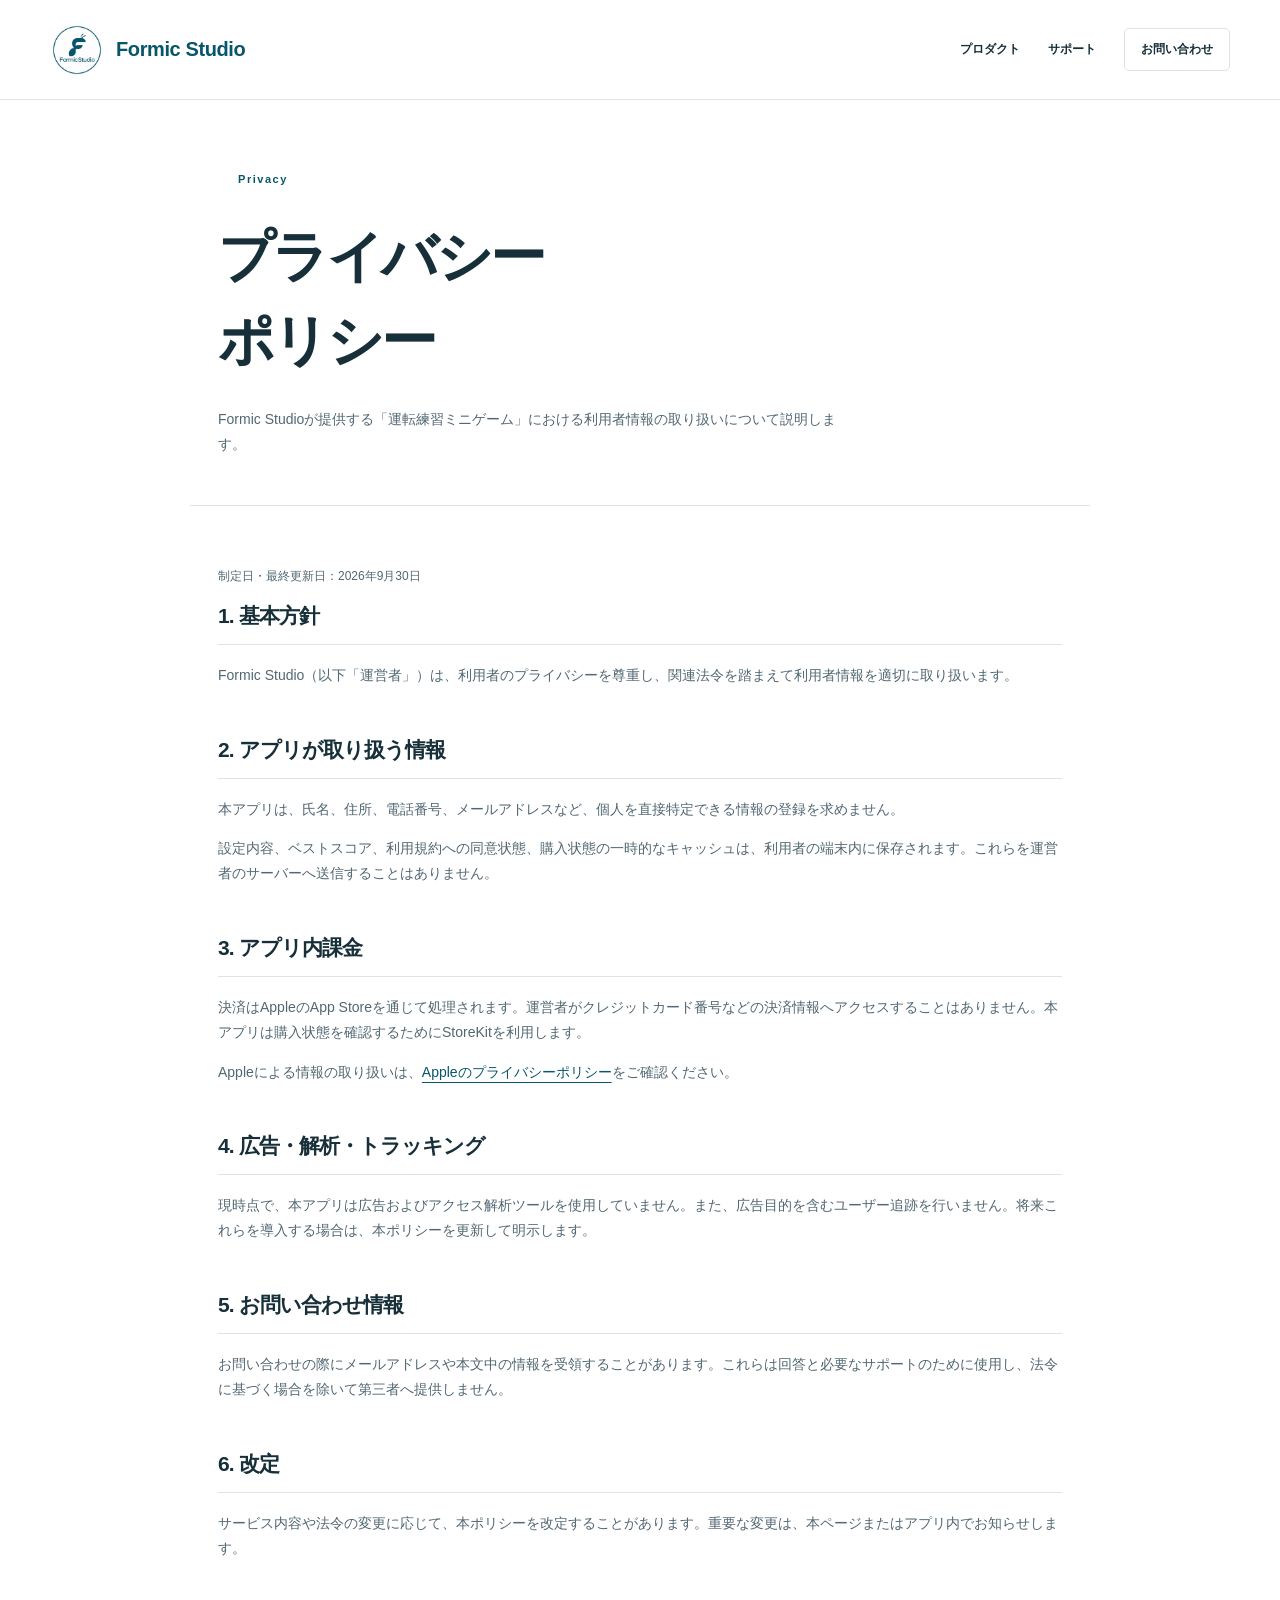
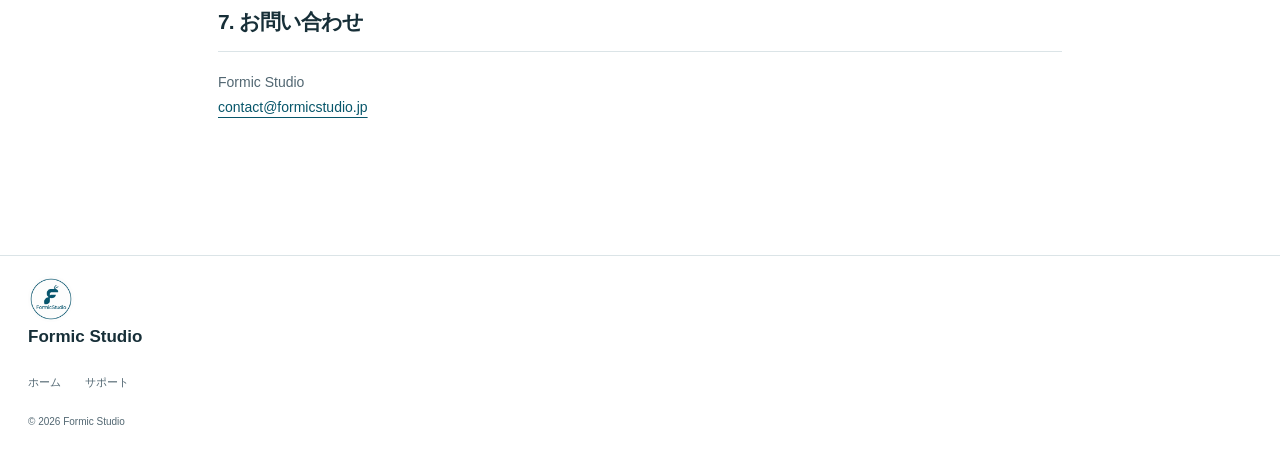
<file: privacy.html>
<!doctype html>
<html lang="ja">
<head>
  <meta charset="utf-8">
  <meta name="viewport" content="width=device-width, initial-scale=1">
  <meta name="description" content="Formic Studioおよび運転練習ミニゲームのプライバシーポリシー。">
  <meta name="theme-color" content="#10231f">
  <title>プライバシーポリシー | Formic Studio</title>
  <link rel="icon" href="assets/formic-studio-logo.png">
  <link rel="stylesheet" href="styles.css?v=3">
    <script src="main.js?v=2" defer></script>
</head>
<body class="legacy-page">
  <a class="skip-link" href="#main">本文へ移動</a>
  <header class="site-header scrolled" data-header>
    <a class="brand" href="index.html"><img class="brand-logo" src="assets/formic-studio-logo.png" alt="" width="64" height="64"><span>Formic Studio</span></a>
    <button class="menu-button" type="button" aria-expanded="false" aria-controls="site-nav" data-menu-button><span class="sr-only">メニューを開く</span><span></span><span></span></button>
    <nav id="site-nav" class="site-nav" aria-label="メインナビゲーション" data-nav><a href="index.html#product">プロダクト</a><a href="support.html">サポート</a><a class="nav-contact" href="mailto:contact@formicstudio.jp">お問い合わせ</a></nav>
  </header>
  <main id="main">
    <header class="page-hero"><p class="eyebrow"><span></span>Privacy</p><h1>プライバシー<br>ポリシー</h1><p>Formic Studioが提供する「運転練習ミニゲーム」における利用者情報の取り扱いについて説明します。</p></header>
    <article class="document">
      <p class="updated">制定日・最終更新日：2026年9月30日</p>
      <section><h2>1. 基本方針</h2><p>Formic Studio（以下「運営者」）は、利用者のプライバシーを尊重し、関連法令を踏まえて利用者情報を適切に取り扱います。</p></section>
      <section><h2>2. アプリが取り扱う情報</h2><p>本アプリは、氏名、住所、電話番号、メールアドレスなど、個人を直接特定できる情報の登録を求めません。</p><p>設定内容、ベストスコア、利用規約への同意状態、購入状態の一時的なキャッシュは、利用者の端末内に保存されます。これらを運営者のサーバーへ送信することはありません。</p></section>
      <section><h2>3. アプリ内課金</h2><p>決済はAppleのApp Storeを通じて処理されます。運営者がクレジットカード番号などの決済情報へアクセスすることはありません。本アプリは購入状態を確認するためにStoreKitを利用します。</p><p>Appleによる情報の取り扱いは、<a href="https://www.apple.com/jp/legal/privacy/" rel="external">Appleのプライバシーポリシー</a>をご確認ください。</p></section>
      <section><h2>4. 広告・解析・トラッキング</h2><p>現時点で、本アプリは広告およびアクセス解析ツールを使用していません。また、広告目的を含むユーザー追跡を行いません。将来これらを導入する場合は、本ポリシーを更新して明示します。</p></section>
      <section><h2>5. お問い合わせ情報</h2><p>お問い合わせの際にメールアドレスや本文中の情報を受領することがあります。これらは回答と必要なサポートのために使用し、法令に基づく場合を除いて第三者へ提供しません。</p></section>
      <section><h2>6. 改定</h2><p>サービス内容や法令の変更に応じて、本ポリシーを改定することがあります。重要な変更は、本ページまたはアプリ内でお知らせします。</p></section>
      <section><h2>7. お問い合わせ</h2><p>Formic Studio<br><a href="mailto:contact@formicstudio.jp">contact@formicstudio.jp</a></p></section>
    </article>
  </main>
  <footer class="site-footer"><div class="footer-brand"><img class="brand-logo" src="assets/formic-studio-logo.png" alt="" width="64" height="64"><strong>Formic Studio</strong></div><nav><a href="index.html">ホーム</a><a href="support.html">サポート</a></nav><p>© <span data-year>2026</span> Formic Studio</p></footer>
</body>
</html>
</file>
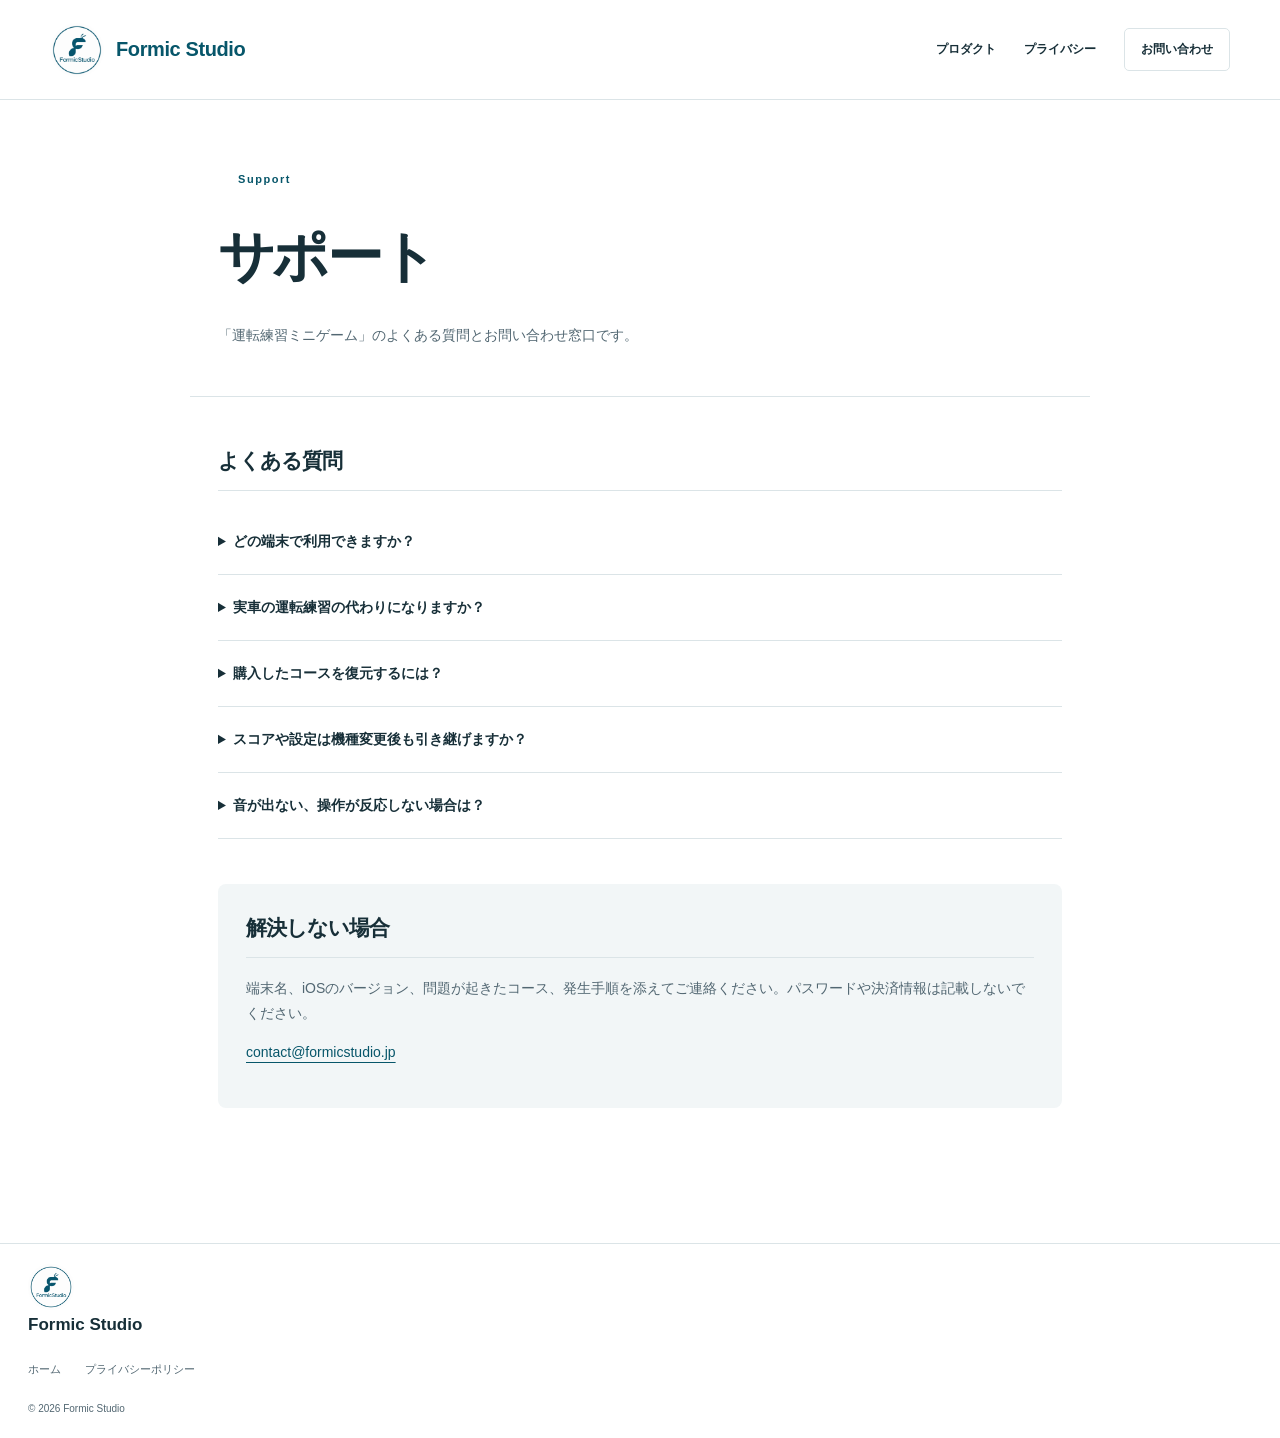
<file: support.html>
<!doctype html>
<html lang="ja">
<head>
  <meta charset="utf-8">
  <meta name="viewport" content="width=device-width, initial-scale=1">
  <meta name="description" content="Formic Studioが提供する運転練習ミニゲームのサポートページ。">
  <meta name="theme-color" content="#10231f">
  <title>サポート | Formic Studio</title>
  <link rel="icon" href="assets/formic-studio-logo.png">
  <link rel="stylesheet" href="styles.css?v=3">
    <script src="main.js?v=2" defer></script>
</head>
<body class="legacy-page">
  <a class="skip-link" href="#main">本文へ移動</a>
  <header class="site-header scrolled" data-header>
    <a class="brand" href="index.html"><img class="brand-logo" src="assets/formic-studio-logo.png" alt="" width="64" height="64"><span>Formic Studio</span></a>
    <button class="menu-button" type="button" aria-expanded="false" aria-controls="site-nav" data-menu-button><span class="sr-only">メニューを開く</span><span></span><span></span></button>
    <nav id="site-nav" class="site-nav" aria-label="メインナビゲーション" data-nav><a href="index.html#product">プロダクト</a><a href="privacy.html">プライバシー</a><a class="nav-contact" href="mailto:contact@formicstudio.jp">お問い合わせ</a></nav>
  </header>
  <main id="main">
    <header class="page-hero"><p class="eyebrow"><span></span>Support</p><h1>サポート</h1><p>「運転練習ミニゲーム」のよくある質問とお問い合わせ窓口です。</p></header>
    <article class="document">
      <section><h2>よくある質問</h2><div class="faq">
        <details><summary>どの端末で利用できますか？</summary><p>iOS 16以降を搭載したiPhone・iPadに対応しています。横画面でご利用ください。</p></details>
        <details><summary>実車の運転練習の代わりになりますか？</summary><p>本アプリは低速操作、判断、空間認識の練習を補助するものです。実車での教習や有資格者の指導を代替するものではありません。</p></details>
        <details><summary>購入したコースを復元するには？</summary><p>アプリの購入画面または設定画面から「購入を復元」を選択してください。購入時と同じApple IDでサインインしている必要があります。</p></details>
        <details><summary>スコアや設定は機種変更後も引き継げますか？</summary><p>スコアと設定は端末内に保存されるため、自動では引き継がれません。アプリ内課金の購入権利は、同じApple IDで「購入を復元」すると確認できます。</p></details>
        <details><summary>音が出ない、操作が反応しない場合は？</summary><p>端末の音量と消音設定、アプリ内のサウンド設定をご確認ください。改善しない場合は、アプリと端末を再起動し、iOSとアプリを最新の状態にしてください。</p></details>
      </div></section>
      <section class="support-contact"><h2>解決しない場合</h2><p>端末名、iOSのバージョン、問題が起きたコース、発生手順を添えてご連絡ください。パスワードや決済情報は記載しないでください。</p><p><a href="mailto:contact@formicstudio.jp?subject=運転練習ミニゲームについて">contact@formicstudio.jp</a></p></section>
    </article>
  </main>
  <footer class="site-footer"><div class="footer-brand"><img class="brand-logo" src="assets/formic-studio-logo.png" alt="" width="64" height="64"><strong>Formic Studio</strong></div><nav><a href="index.html">ホーム</a><a href="privacy.html">プライバシーポリシー</a></nav><p>© <span data-year>2026</span> Formic Studio</p></footer>
</body>
</html>
</file>
<file: styles.css>
:root {
  --ink: #172f38;
  --ink-soft: #526772;
  --accent: #07566a;
  --paper: #fff;
  --wash: #f2f6f7;
  --line: #dbe4e7;
  --max: 1180px;
}
* { box-sizing: border-box; }
html { scroll-behavior: smooth; scroll-padding-top: 108px; }
body { margin: 0; color: var(--ink); background: var(--paper); font-family: -apple-system, BlinkMacSystemFont, "Hiragino Kaku Gothic ProN", "Yu Gothic", Meiryo, sans-serif; line-height: 1.8; -webkit-font-smoothing: antialiased; }
a { color: inherit; text-underline-offset: 5px; }
img { display: block; max-width: 100%; }
button { font: inherit; cursor: pointer; }
button, a { -webkit-tap-highlight-color: transparent; }
:focus-visible { outline: 3px solid #bd7909; outline-offset: 5px; }
::selection { background: #cce7eb; color: var(--accent); }
.container { width: min(var(--max), calc(100% - 96px)); margin-inline: auto; }
.sr-only { position: absolute; width: 1px; height: 1px; padding: 0; margin: -1px; overflow: hidden; clip: rect(0,0,0,0); white-space: nowrap; border: 0; }
.skip-link { position: fixed; z-index: 100; top: 10px; left: 10px; padding: 10px 18px; background: white; transform: translateY(-180%); }
.skip-link:focus { transform: translateY(0); }
.site-header { position: sticky; z-index: 20; top: 0; display: flex; align-items: center; justify-content: space-between; gap: 24px; min-height: 100px; padding: 18px max(48px, calc((100vw - var(--max)) / 2)); background: rgba(255,255,255,.96); border-bottom: 1px solid var(--line); }
.site-header.scrolled { box-shadow: 0 5px 24px #172f3808; }
.brand { display: inline-flex; align-items: center; gap: 12px; color: var(--accent); text-decoration: none; font-size: 20px; font-weight: 750; letter-spacing: -.02em; white-space: nowrap; line-height: 1.25; }
.brand-logo { width: 54px; height: 54px; border-radius: 50%; object-fit: contain; background: white; }
.brand small { display: block; margin-top: 7px; color: var(--ink-soft); font-size: 10px; letter-spacing: .06em; font-weight: 500; }
.brand-mark { display: inline-grid; place-items: center; width: 38px; height: 38px; border: 1px solid var(--accent); border-radius: 50%; font-size: 22px; }
.site-nav { display: flex; align-items: center; gap: 28px; font-size: 12px; font-weight: 650; }
.site-nav a { text-decoration: none; }
.site-nav a:hover { color: var(--accent); }
.nav-contact { display: flex; align-items: center; gap: 20px; padding: 10px 16px; border: 1px solid var(--line); border-radius: 5px; }
.header-back { display: flex; align-items: center; gap: 16px; color: var(--accent); text-decoration: none; font-size: 12px; white-space: nowrap; }
.header-back:hover { text-decoration: underline; }
.menu-button { display: none; }
.hero { position: relative; display: grid; grid-template-columns: 1.2fr 1fr; align-items: center; column-gap: 28px; padding-top: 64px; }
.eyebrow { display: flex; align-items: center; gap: 20px; margin: 0 0 25px; color: var(--accent); font-size: 11px; font-weight: 700; letter-spacing: .14em; }
.eyebrow > span { color: var(--ink-soft); font-size: 10px; letter-spacing: 0; }
.hero h1 { margin: 0; font-size: clamp(38px, 4.6vw, 65px); font-weight: 750; line-height: 1.45; letter-spacing: -.06em; }
.hero h1 > span { color: var(--accent); }
.hero-lead { margin: 28px 0 32px; color: var(--ink-soft); font-size: 16px; line-height: 2.05; }
.button { display: inline-flex; align-items: center; justify-content: space-between; gap: 48px; padding: 14px 22px; border-radius: 5px; text-decoration: none; font-size: 13px; font-weight: 650; transition: background .2s, transform .2s; }
.button-primary { color: white; background: var(--accent); }
.button-primary:hover { background: #113e4a; transform: translateY(-2px); }
.hero-art { position: relative; margin: 0; padding: 40px 28px 20px; }
.hero-art img { width: 100%; height: auto; }
.art-coordinate { position: absolute; top: 10px; right: 28px; color: #788c93; font-size: 9px; letter-spacing: .15em; }
.hero-art figcaption { margin-top: 22px; color: var(--ink-soft); text-align: center; font-size: 12px; letter-spacing: .12em; }
.hero-bottom { grid-column: 1 / -1; display: flex; justify-content: space-between; margin-top: 58px; padding: 24px 0; border-top: 1px solid var(--line); font-size: 11px; color: var(--ink-soft); }
.hero-bottom a { text-decoration: none; }
.hero-bottom a span { margin-left: 20px; color: var(--accent); }
.section-pad { padding: 100px 0; }
.section-heading { display: flex; align-items: end; justify-content: space-between; gap: 40px; margin-bottom: 44px; }
h2 { margin: 0; font-size: clamp(29px, 3.3vw, 44px); font-weight: 700; line-height: 1.55; letter-spacing: -.045em; }
.section-intro { margin: 0 0 6px; color: var(--ink-soft); font-size: 13px; }
.apps-section { background: var(--wash); }
.apps-grid { display: grid; grid-template-columns: repeat(2, minmax(0,1fr)); gap: 30px; }
.app-card { display: flex; flex-direction: column; overflow: hidden; background: white; border: 1px solid var(--line); border-radius: 12px; }
.app-visual { position: relative; display: grid; place-items: center; height: 300px; overflow: hidden; }
.visual-label { position: absolute; top: 24px; left: 28px; font-size: 9px; font-weight: 650; letter-spacing: .17em; }
.visual-index { position: absolute; bottom: 14px; right: 24px; font-size: 64px; font-weight: 200; line-height: 1; opacity: .16; }
.driving-visual { color: #dbeaf3; background: #152f47; background-image: radial-gradient(ellipse at top right, #375f83, transparent 70%); }
.driving-visual img { width: 196px; height: 196px; border-radius: 40px; box-shadow: 0 20px 35px #081c3a66; transform: rotate(-6deg); }
.calc-visual { color: var(--accent); background-color: #e3efed; background-image: linear-gradient(#07566a08 1px, transparent 1px), linear-gradient(90deg,#07566a08 1px,transparent 1px); background-size: 28px 28px; }
.engineering-art { position: absolute; width: 280px; height: 210px; top: 53px; right: -12px; opacity: .55; transform: rotate(-9deg); }
.calc-wordmark { position: absolute; left: 42px; bottom: 52px; font-size: 43px; letter-spacing: -.055em; line-height: 1.02; font-weight: 800; }
.calc-wordmark span { display: block; }
.app-card-body { flex: 1; display: flex; flex-direction: column; padding: 32px; }
.app-category { margin: 0 0 14px; color: var(--accent); font-size: 11px; font-weight: 650; }
.app-card h3 { margin: 0; font-size: clamp(21px,2.2vw,27px); line-height: 1.45; letter-spacing: -.025em; }
.app-subtitle { display: block; margin-top: 3px; font-size: 13px; font-weight: 500; color: var(--ink-soft); }
.app-tagline { margin: 20px 0 12px; font-size: 15px; font-weight: 650; }
.app-description { margin: 0; color: var(--ink-soft); font-size: 13px; line-height: 2; }
.app-tags { display: flex; flex-wrap: wrap; gap: 8px; margin: 24px 0; padding: 0; list-style: none; }
.app-tags li { padding: 4px 10px; border-radius: 4px; color: var(--accent); background: var(--wash); font-size: 10px; }
.app-notice { margin: 0 0 28px; color: var(--ink-soft); font-size: 11px; line-height: 1.8; }
.card-link { display: flex; justify-content: space-between; align-items: center; gap: 15px; margin-top: auto; padding-top: 20px; border-top: 1px solid var(--line); color: var(--accent); font-size: 13px; font-weight: 650; text-decoration: none; }
.card-link span { font-size: 20px; }
.card-link:hover { text-decoration: underline; }
.app-card-actions { margin-top: auto; }
.appstore-link { display: inline-flex; align-items: center; gap: 12px; padding: 12px 22px 12px 18px; border-radius: 8px; color: white; background: var(--ink); text-decoration: none; line-height: 1.3; transition: background .2s, transform .2s; }
.appstore-link svg { flex: none; width: 20px; height: 24px; fill: currentColor; }
.appstore-link strong { display: block; font-size: 15px; font-weight: 650; letter-spacing: -.01em; }
.appstore-link small { display: block; font-size: 9px; font-weight: 500; letter-spacing: .1em; opacity: .8; }
.appstore-link:hover { background: #000; transform: translateY(-2px); }
.page-hero .appstore-link { margin-top: 28px; }
.about-grid { display: grid; grid-template-columns: 1fr 1fr; gap: 90px; }
.about-copy > p { margin: 0 0 20px; color: var(--ink-soft); font-size: 14px; line-height: 2.1; }
.studio-data { margin: 38px 0 0; border-top: 1px solid var(--line); }
.studio-data > div { display: grid; grid-template-columns: 100px 1fr; gap: 20px; padding: 15px 0; border-bottom: 1px solid var(--line); font-size: 12px; }
.studio-data dt { color: var(--ink-soft); }
.studio-data dd { margin: 0; }
.documents-section { border-top: 1px solid var(--line); }
.document-directory { border-top: 1px solid var(--line); }
.directory-row { display: grid; grid-template-columns: .8fr 1.2fr; gap: 40px; align-items: center; padding: 30px 0; border-bottom: 1px solid var(--line); }
.directory-row h3 { margin: 0; font-size: 18px; }
.directory-row nav { display: flex; flex-wrap: wrap; gap: 12px 24px; }
.directory-row a { color: var(--ink-soft); font-size: 12px; text-decoration: none; }
.directory-row a span { margin-left: 6px; color: var(--accent); }
.directory-row a:hover { color: var(--accent); text-decoration: underline; }
.contact-section { color: white; background: var(--accent); }
.contact-grid { display: grid; grid-template-columns: 1fr 1fr; gap: 80px; }
.contact-section .eyebrow, .contact-section .eyebrow > span { color: #c6e0e4; }
.contact-section h2 { font-size: clamp(29px,3vw,40px); }
.contact-section p { font-size: 13px; color: #d9eaed; }
.contact-options { align-self: center; }
.contact-options a { display: flex; align-items: center; justify-content: space-between; gap: 20px; padding: 22px 0; border-bottom: 1px solid #ffffff40; text-decoration: none; }
.contact-options a:first-child { border-top: 1px solid #ffffff40; }
.contact-options a:hover strong { text-decoration: underline; }
.contact-options small { display: block; margin-bottom: 5px; color: #d9eaed; font-size: 11px; }
.contact-options strong { font-size: 19px; font-weight: 500; overflow-wrap: anywhere; }
.contact-options > p { margin: 22px 0 0; font-size: 11px; }
.site-footer { background: white; }
.footer-inner { display: flex; align-items: center; justify-content: space-between; flex-wrap: wrap; gap: 28px; padding-block: 36px; }
.footer-brand { font-size: 17px; }
.footer-brand .brand-logo { width: 46px; height: 46px; }
.site-footer nav { display: flex; flex-wrap: wrap; gap: 24px; font-size: 11px; color: var(--ink-soft); }
.site-footer nav a { text-decoration: none; }
.site-footer nav a:hover { text-decoration: underline; }
.site-footer p { color: var(--ink-soft); font-size: 10px; }
/* Shared layouts for app information and existing document pages. */
.page-hero { max-width: 900px; margin: auto; padding: 70px 28px 48px; border-bottom: 1px solid var(--line); }
.page-hero h1 { margin: 0; font-size: clamp(34px,5vw,56px); line-height: 1.5; letter-spacing: -.045em; }
.page-hero h1 .app-subtitle { margin-top: 10px; font-size: 18px; letter-spacing: 0; }
.page-hero p:not(.eyebrow) { max-width: 640px; margin-top: 24px; margin-bottom: 0; color: var(--ink-soft); font-size: 14px; }
.document { max-width: 900px; margin: auto; padding: 48px 28px 90px; }
.document section { margin-bottom: 45px; }
.document h2 { margin: 0 0 18px; padding-bottom: 12px; border-bottom: 1px solid var(--line); font-size: 21px; }
.document h3 { font-size: 17px; }
.document p, .document li { color: var(--ink-soft); font-size: 14px; }
.document a { color: var(--accent); }
.document .updated { font-size: 12px; }
.faq details { border-bottom: 1px solid var(--line); }
.faq summary { padding: 20px 0; font-size: 14px; font-weight: 650; cursor: pointer; }
.faq details p { padding-bottom: 15px; }
.support-contact { padding: 28px; border-radius: 8px; background: var(--wash); }
.info-links { padding: 0; list-style: none; border-top: 1px solid var(--line); }
.info-links a { display: flex; justify-content: space-between; gap: 20px; padding: 18px 0; border-bottom: 1px solid var(--line); text-decoration: none; font-size: 14px; }
.info-links a:hover { text-decoration: underline; }
.app-page .site-footer, .legacy-page .site-footer { border-top: 1px solid var(--line); }
.site-footer > .footer-brand, .site-footer > nav, .site-footer > p { margin: 20px 28px; }
.reveal.visible { animation: rise-in .65s ease both; }
@keyframes rise-in { from { opacity: 0; transform: translateY(14px); } to { opacity: 1; transform: none; } }
@media (max-width: 1050px) {
  .site-nav { gap: 18px; font-size: 11px; }
  .container { width: calc(100% - 64px); }
  .site-header { padding-inline: 32px; }
  .brand { font-size: 18px; }
  .about-grid, .contact-grid { gap: 48px; }
}
@media (max-width: 800px) {
  html { scroll-padding-top: 88px; }
  .site-header { min-height: 82px; padding-block: 12px; }
  .brand-logo { width: 46px; height: 46px; }
  .menu-button { display: grid; gap: 6px; align-content: center; justify-items: center; width: 42px; height: 42px; padding: 10px; border: 1px solid var(--line); border-radius: 5px; color: var(--accent); background: white; }
  .menu-button span:not(.sr-only) { width: 20px; height: 1px; background: currentColor; transition: transform .2s; }
  .menu-button[aria-expanded="true"] span:nth-last-child(2) { transform: translateY(3.5px) rotate(45deg); }
  .menu-button[aria-expanded="true"] span:last-child { transform: translateY(-3.5px) rotate(-45deg); }
  .site-nav { position: absolute; top: 100%; left: 0; right: 0; display: none; flex-direction: column; align-items: stretch; gap: 0; padding: 12px 32px 24px; background: white; border-bottom: 1px solid var(--line); box-shadow: 0 16px 22px #172f3810; font-size: 14px; }
  .site-nav.open { display: flex; }
  .site-nav > a { padding: 14px 0; }
  .site-nav .nav-contact { justify-content: space-between; margin-top: 6px; padding-inline: 14px; }
  .hero { padding-top: 40px; gap: 10px; }
  .hero h1 { font-size: clamp(31px,4.8vw,42px); }
  .hero-lead { font-size: 13px; }
  .hero-art { padding-inline: 0; }
  .art-coordinate { right: 0; }
  .hero-art figcaption { font-size: 10px; }
  .section-pad { padding-block: 72px; }
  .section-heading { align-items: start; gap: 28px; }
  .app-card-body { padding: 24px; }
  .apps-grid { gap: 20px; }
  .app-visual { height: 240px; }
  .driving-visual img { width: 150px; height: 150px; border-radius: 31px; }
  .calc-wordmark { left: 24px; font-size: 35px; bottom: 42px; }
  .engineering-art { right: -40px; width: 210px; top: 22px; }
  .directory-row { grid-template-columns: 1fr; gap: 18px; }
  .about-grid, .contact-grid { grid-template-columns: 1fr; gap: 32px; }
  .footer-inner { row-gap: 22px; }
}
@media (max-width: 560px) {
  .container { width: calc(100% - 40px); }
  .site-header { padding-inline: 20px; }
  .site-nav { padding-inline: 20px; }
  .brand { font-size: 17px; gap: 9px; }
  .brand small { font-size: 9px; }
  .hero { grid-template-columns: 1fr; padding-top: 42px; }
  .hero h1 { font-size: clamp(31px,8.7vw,46px); }
  .eyebrow { font-size: 10px; margin-bottom: 20px; }
  .hero-lead { font-size: 14px; }
  .desktop-break { display: none; }
  .hero-art { width: min(290px,80%); justify-self: center; margin-top: 32px; padding-top: 25px; }
  .hero-art figcaption { margin-top: 12px; }
  .art-coordinate { font-size: 8px; }
  .hero-bottom { margin-top: 32px; gap: 18px; font-size: 9px; }
  .hero-bottom a { white-space: nowrap; }
  .hero-bottom a span { margin-left: 8px; }
  .section-heading { flex-direction: column; margin-bottom: 30px; gap: 20px; }
  .section-intro { font-size: 12px; }
  .apps-grid { grid-template-columns: 1fr; gap: 28px; }
  .app-visual { height: 260px; }
  .driving-visual img { width: 170px; height: 170px; }
  .calc-wordmark { left: 36px; font-size: 43px; }
  .engineering-art { right: 0; width: 250px; }
  .directory-row nav { flex-direction: column; gap: 16px; }
  .directory-row a { display: flex; justify-content: space-between; }
  .contact-options strong { font-size: 17px; }
  .footer-inner { flex-direction: column; align-items: start; }
  .site-footer nav { gap: 20px; }
  .page-hero { padding-top: 42px; }
}
@media (prefers-reduced-motion: reduce) {
  html { scroll-behavior: auto; }
  *, *::before, *::after { animation: none !important; transition: none !important; }
}
</file>
